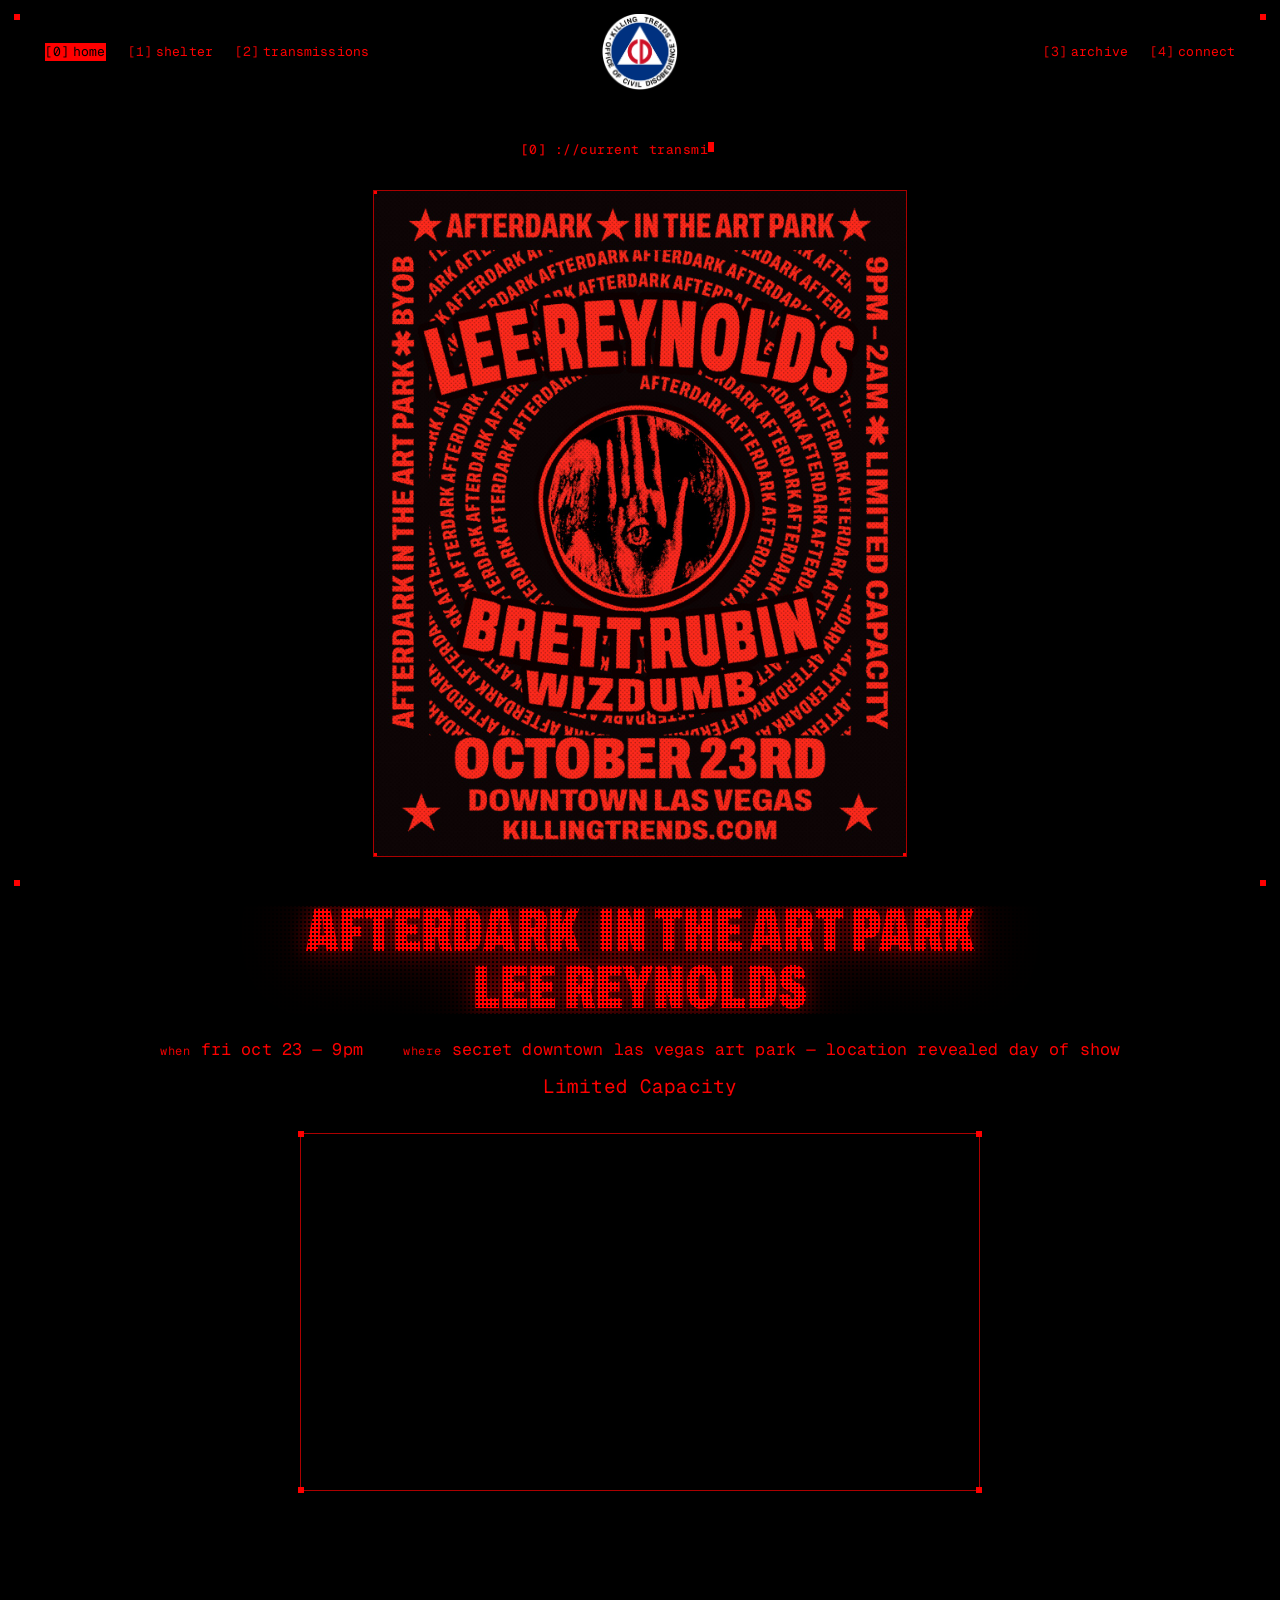
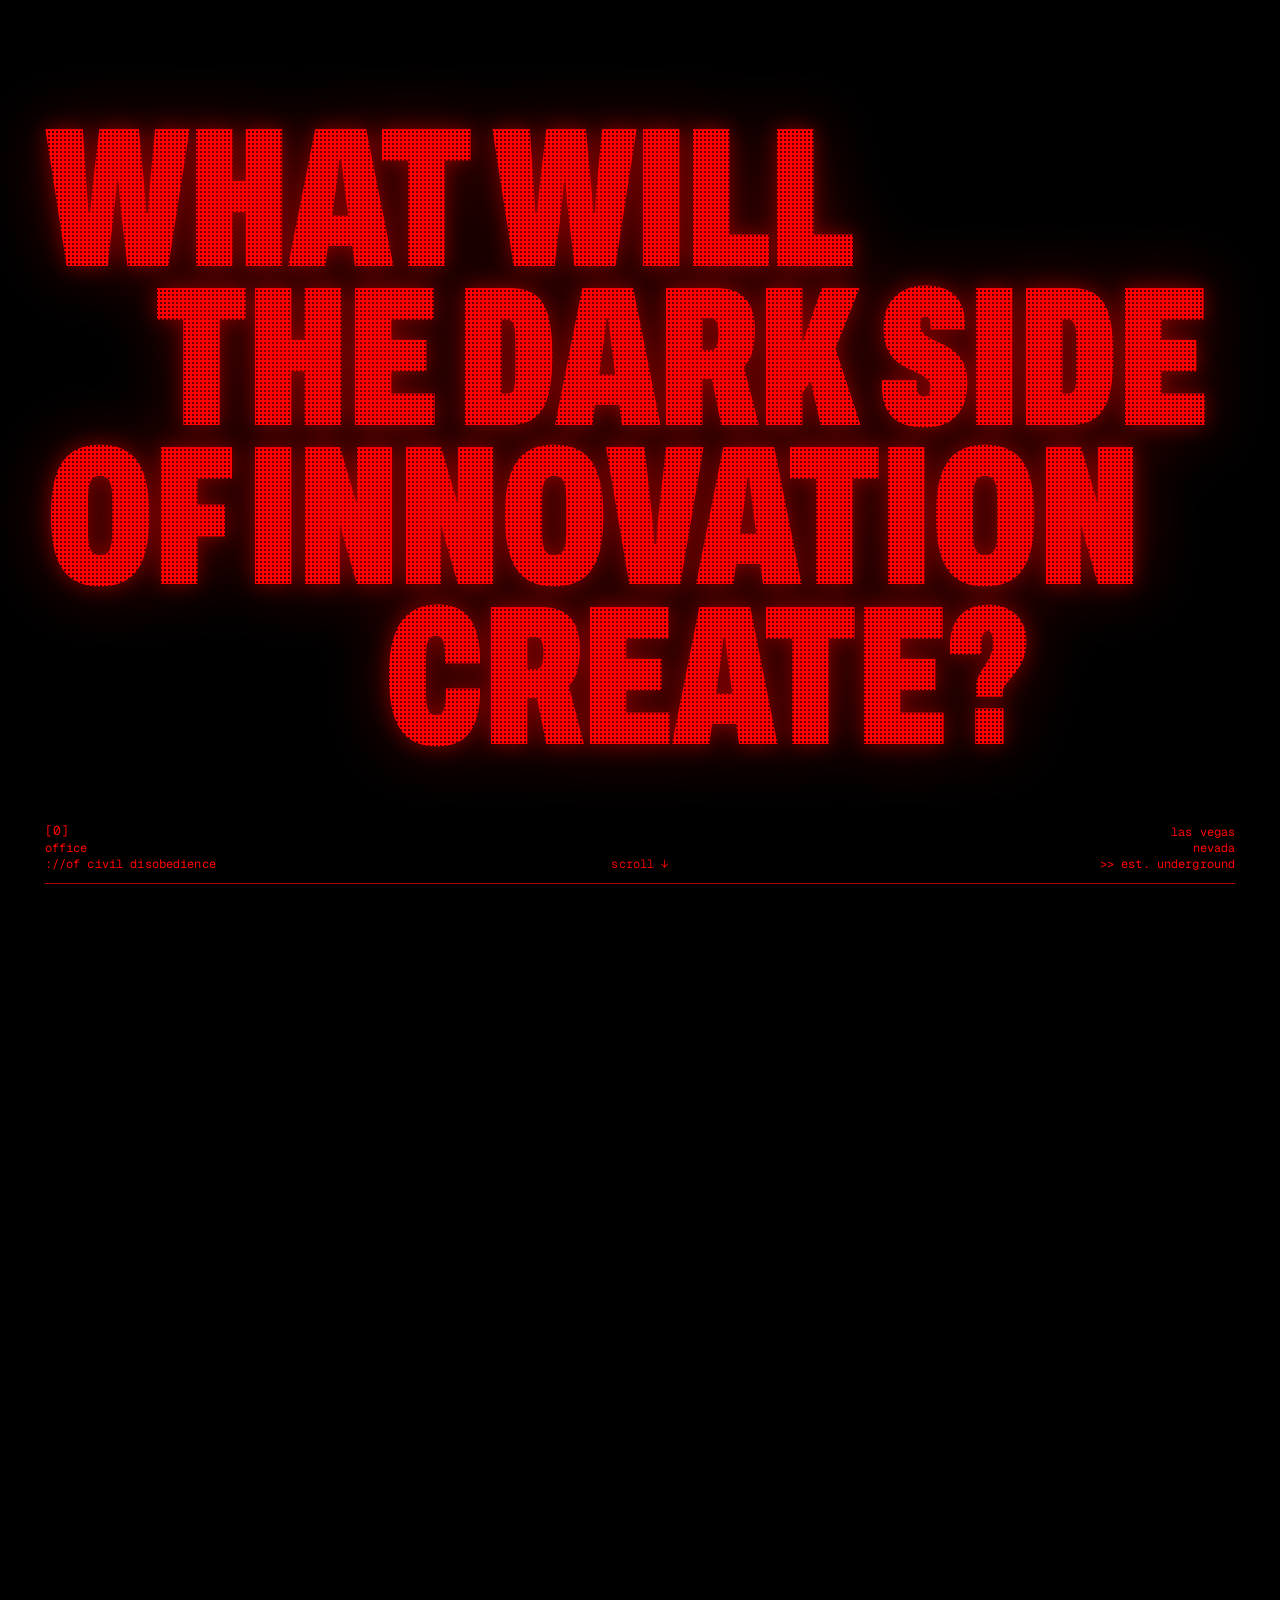
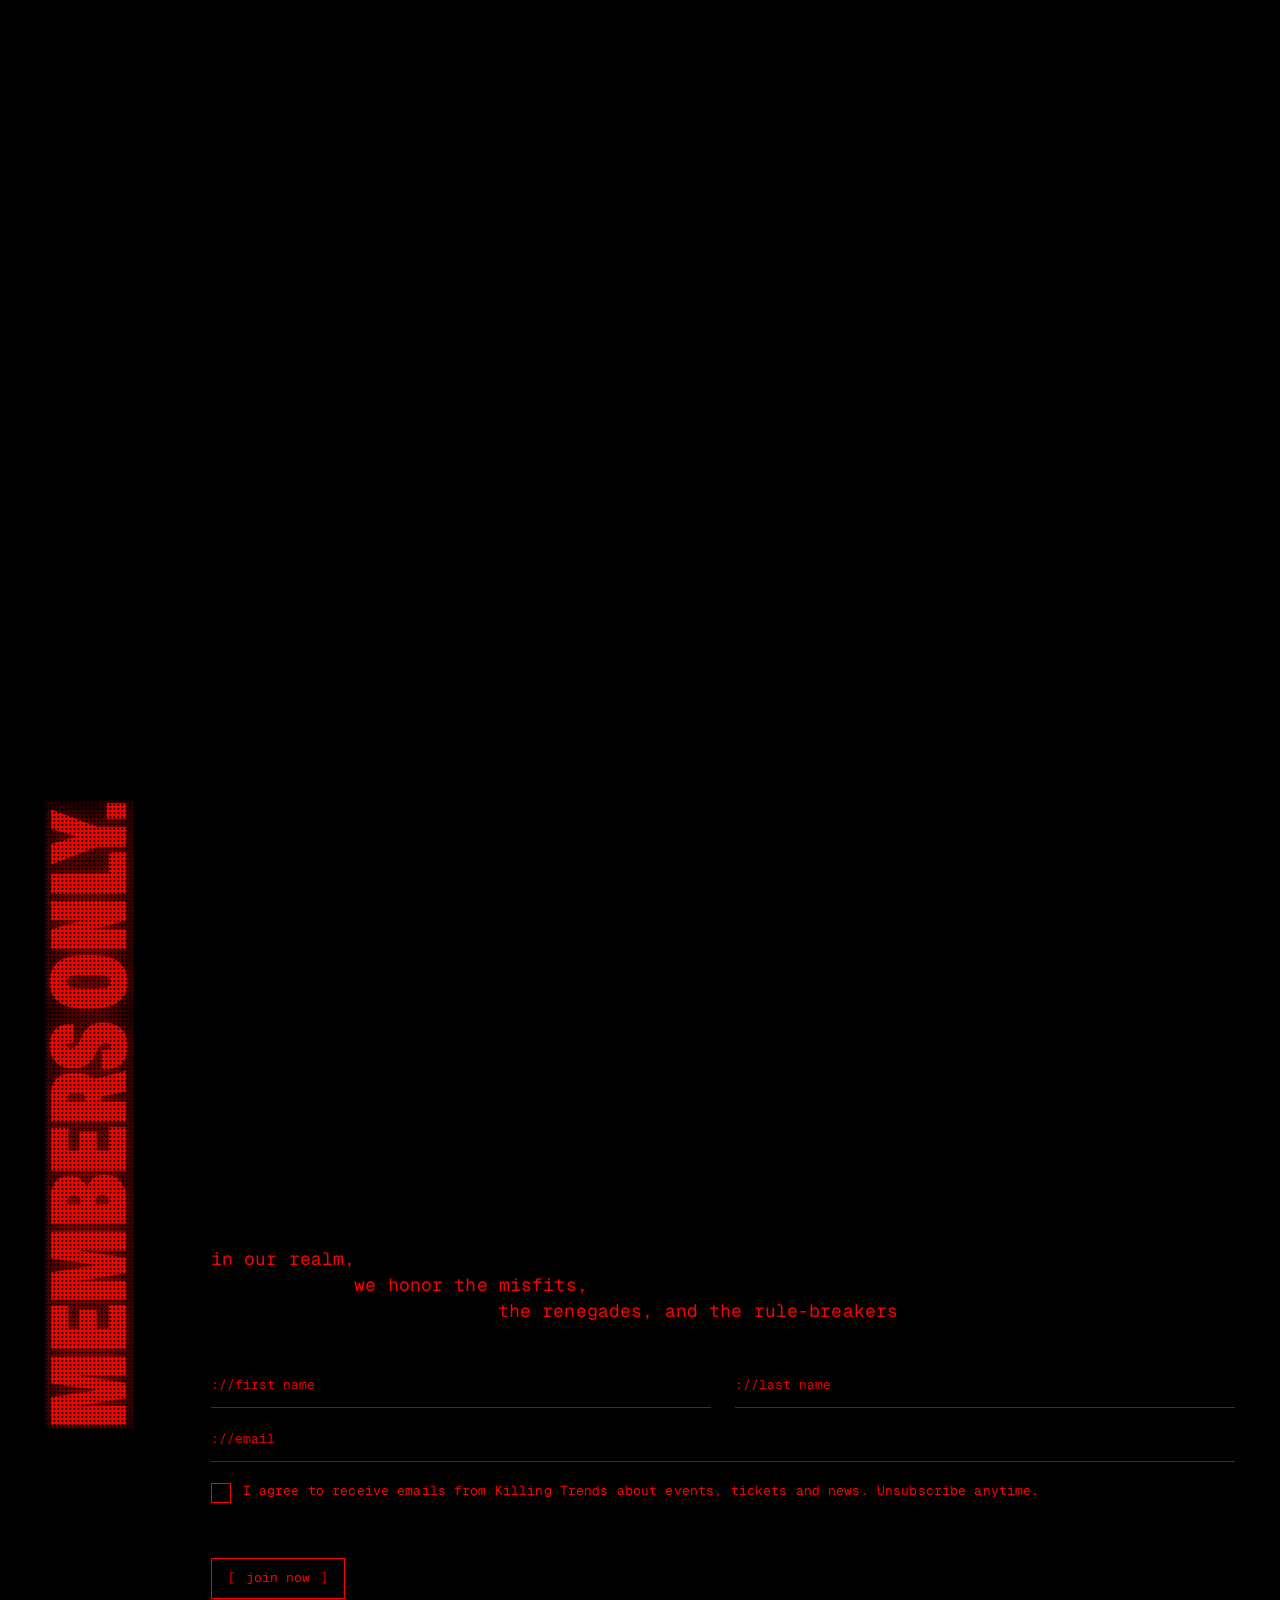
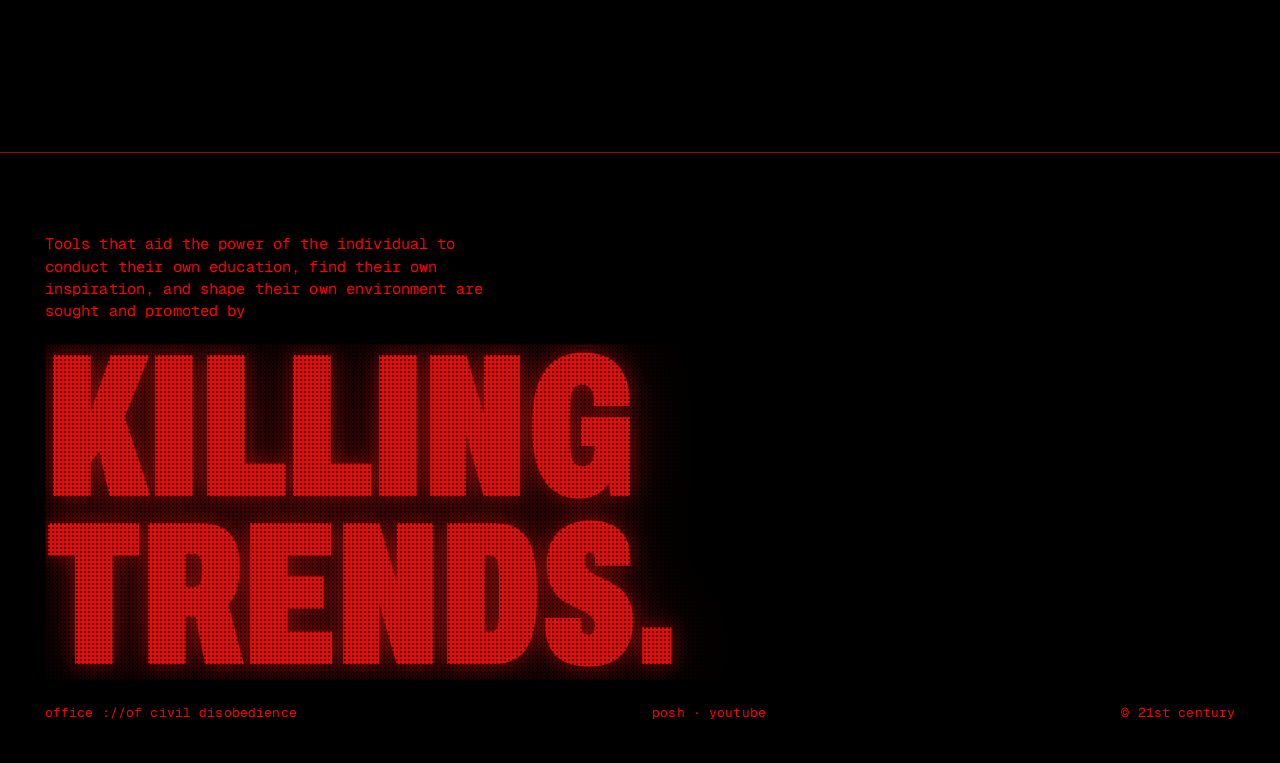
<file: index.html>
<!DOCTYPE html>
<html lang="en">
<head>
<meta charset="utf-8">
<meta name="viewport" content="width=device-width, initial-scale=1">
<title>Killing Trends</title>
<meta name="description" content="Tools that aid the power of the individual to conduct their own education, find their own inspiration, and shape their own environment are sought and promoted by KILLING TRENDS.">
<meta property="og:type" content="website">
<meta property="og:site_name" content="Killing Trends">
<meta property="og:title" content="Lee Reynolds — Afterdark in the Art Park · Fri Oct 23">
<meta property="og:description" content="Brett Rubin &amp; Wizdumb. 9PM, secret downtown Las Vegas art park. BYOB. Limited capacity.">
<meta property="og:url" content="https://killingtrends.com/">
<meta property="og:image" content="https://killingtrends.com/assets/og-flyer.jpg">
<meta property="og:image:type" content="image/jpeg">
<meta property="og:image:alt" content="Afterdark in the Art Park flyer — Lee Reynolds, Brett Rubin, Wizdumb. October 23rd, Downtown Las Vegas.">
<meta property="og:image:width" content="1080">
<meta property="og:image:height" content="1350">
<meta name="twitter:card" content="summary_large_image">
<meta name="twitter:image" content="https://killingtrends.com/assets/og-flyer.jpg">
<meta name="theme-color" content="#000000">
<link rel="icon" type="image/png" href="assets/logo.png">
<link rel="preconnect" href="https://fonts.googleapis.com">
<link rel="preconnect" href="https://fonts.gstatic.com" crossorigin>
<link href="https://fonts.googleapis.com/css2?family=Archivo:wdth,wght@62..125,400..900&family=Geist+Mono:wght@400;500;700&display=swap" rel="stylesheet">
<link rel="stylesheet" href="css/site.css">
<style>
  /* ---------- Hero: zoomed-in giant type, pinned while it zooms into the video ---------- */
  .hero { height: 230vh; padding: 0; }
  .hero .pin {
    position: sticky; top: 0; height: 100vh; overflow: hidden;
    padding: 14px calc(var(--gutter) + 14px) 70px;
  }
  .hero .stack { position: relative; z-index: 1; transform-origin: 50% 42%; will-change: transform, opacity; }
  .hero .stack { font-size: var(--hero-fs, 14vw); }
  .hero .stack .mega { display: block; font-size: 1em; line-height: .8; white-space: nowrap; width: max-content; }
  .hero .l2 { padding-left: .55em; }
  .hero .l3 { padding-left: 1.7em; }
  .hero .vid {
    position: absolute; z-index: 2; left: 50%; top: 50%;
    width: min(34vw, 560px); aspect-ratio: 16 / 10;
    transform: translate(-50%, -50%); will-change: transform;
  }
  .hero .vid .duo { width: 100%; height: 100%; }
  @media (min-width: 721px) and (prefers-reduced-motion: no-preference) { .hero .vid { opacity: 0; clip-path: inset(50% 8%); } }
  .hero .notes { position: absolute; z-index: 3; font-size: 12px; text-transform: lowercase; line-height: 1.35; will-change: opacity; }
  .hero .n1 { left: calc(var(--gutter) + 14px); bottom: 34px; }
  .hero .n2 { right: calc(var(--gutter) + 14px); bottom: 34px; text-align: right; }
  .hero .n3 { left: 50%; transform: translateX(-50%); bottom: 34px; }
  .hero .bar { position: absolute; z-index: 3; left: calc(var(--gutter) + 14px); right: calc(var(--gutter) + 14px); bottom: 22px; height: 1px; background: var(--red-dim); }
  .hero .bar i { position: absolute; left: 0; top: -1px; height: 3px; width: 0; background: var(--red); }
  @media (max-width: 720px), (prefers-reduced-motion: reduce) {
    .hero { height: auto; }
    .hero .pin { position: relative; height: auto; overflow: hidden; padding-top: 10px; padding-bottom: 40px; }
    .hero .bar { display: none; }
  }
  @media (max-width: 720px) {
    /* four tidy lines, same as desktop, sized so the longest line fits */
    .hero .pin { padding-top: 22px; padding-bottom: 28px; display: grid; grid-template-columns: 1fr 1fr; column-gap: 16px; }
    .hero .stack { grid-column: 1 / -1; font-size: 15.6vw; }
    .hero .stack .mega { white-space: nowrap; width: auto; line-height: .84; }
    .hero .l1, .hero .l2, .hero .l2b { margin-left: 0; padding-left: 0; }
    .hero .l3 { padding-left: 1.2em; }
    .hero .vid { grid-column: 1 / -1; position: relative; left: auto; top: auto; transform: none; width: 100%; margin: 26px 0 18px; aspect-ratio: 4 / 3; }
    .hero .notes { position: static; transform: none; margin: 0; text-align: left; }
    .hero .n2 { text-align: right; }
    .hero .n3 { display: none; }
    .tx { gap: 24px; }
    .tx .meta > div { grid-template-columns: 4.2em 1fr; }
    /* selling first: name + ticket button above the flyer on phones */
    .tx-top .tx .flyer { order: 2; }
    .members { gap: 22px; }
    .members .vid { margin-bottom: 26px; }
    .members .creed { margin-bottom: 26px; }
  }
  /* the reel has wide black margins baked in: crop into the action */
  .hero .vid video { transform: scale(1.45); }

  /* ---------- Glitch (.gl): brief slice + jitter bursts on one line at a time — hero lines + event headline ---------- */
  .gl { position: relative; }
  .gl::before, .gl::after {
    content: attr(data-text); position: absolute; inset: 0; padding-left: inherit;
    pointer-events: none; opacity: 0;
  }
  .gl::before { color: var(--red); background: #000; background-clip: content-box; }
  .gl::after  { color: var(--red-dim); }
  .gl.glitch { animation: g-base .5s steps(5) 1; }
  .gl.glitch::before { opacity: 1; animation: g-a .5s steps(5) 1; }
  .gl.glitch::after  { opacity: 1; animation: g-b .5s steps(5) 1; }
  @keyframes g-base {
    0%   { transform: none; }
    20%  { transform: translateX(-.04em) skewX(-4deg); }
    40%  { transform: translateX(.05em); opacity: .7; }
    60%  { transform: translateX(-.02em) skewX(3deg); }
    80%  { transform: translateX(.03em); opacity: .85; }
    100% { transform: none; opacity: 1; }
  }
  @keyframes g-a {
    0%   { clip-path: inset(6% 0 70% 0);  transform: translateX(-.14em); }
    20%  { clip-path: inset(52% 0 22% 0); transform: translateX(.12em); }
    40%  { clip-path: inset(28% 0 50% 0); transform: translateX(-.09em); }
    60%  { clip-path: inset(74% 0 6% 0);  transform: translateX(.16em); }
    80%  { clip-path: inset(14% 0 64% 0); transform: translateX(-.06em); }
    100% { clip-path: inset(40% 0 44% 0); transform: translateX(.1em); }
  }
  @keyframes g-b {
    0%   { clip-path: inset(60% 0 12% 0); transform: translateX(.13em); }
    20%  { clip-path: inset(10% 0 72% 0); transform: translateX(-.15em); }
    40%  { clip-path: inset(42% 0 36% 0); transform: translateX(.08em); }
    60%  { clip-path: inset(2% 0 84% 0);  transform: translateX(-.12em); }
    80%  { clip-path: inset(66% 0 18% 0); transform: translateX(.1em); }
    100% { clip-path: inset(30% 0 56% 0); transform: translateX(-.07em); }
  }
  @media (prefers-reduced-motion: reduce) {
    .gl.glitch, .gl.glitch::before, .gl.glitch::after { animation: none; opacity: 0; }
    .gl.glitch { opacity: 1; }
  }

  /* ---------- Transmissions (next event) ---------- */
  .tx-top { padding-top: clamp(24px, 3vw, 48px); padding-bottom: clamp(70px, 9vw, 140px); }
  .tx { display: grid; grid-template-columns: 1fr; gap: 24px; }
  .tx .flyer img { width: 100%; height: auto; }
  .tx .kicker { display: block; font-family: var(--mono); font-size: 13px; font-weight: 500; text-transform: lowercase; letter-spacing: .04em; color: var(--red-soft); text-align: center; margin: 0 0 18px; line-height: 1.3; min-height: 1.3em; }
  .tx h3 { font-family: var(--head); font-stretch: 62%; font-weight: 900; text-transform: uppercase; line-height: .82; margin: 0; font-size: clamp(54px, 7.5vw, 130px); text-align: center; }
  .tx h3 span { display: block; }
  .tx .meta { margin-top: 30px; display: grid; gap: 14px; font-size: clamp(17px, 1.55vw, 24px); line-height: 1.3; text-transform: lowercase; }
  .tx .meta > div { display: grid; grid-template-columns: 5.5em 1fr; gap: 12px; }
  .tx .meta .label { margin: 0; color: var(--red-soft); font-size: .72em; letter-spacing: .06em; padding-top: .3em; }
  .tx .desc { margin: 26px auto 0; font-size: clamp(19px, 1.9vw, 30px); line-height: 1.3; max-width: 34ch; text-align: center; }
  .tx .actions { margin-top: 26px; display: flex; gap: 12px; flex-wrap: wrap; }
  .tx .actions[hidden] { display: none; }
  .tx .btn.buy { font-size: clamp(14px, 1.15vw, 17px); padding: 15px 26px; background: var(--red); color: #000; font-weight: 700; }
  .tx .btn.buy:hover { background: #000; color: var(--red); }
  .tx .posh-embed { margin-top: 22px; padding: 8px; }
  .tx .posh-embed iframe { width: 100%; border: 0; height: 340px; display: block; }

  /* desktop + tablet: the flyer is the hero, one centred column under it
     (kicker, flyer, headline, when/where, note, checkout). Phones keep their own order below. */
  @media (min-width: 721px) {
    .tx { gap: 0; justify-items: center; }
    .tx > .info { display: contents; }
    .tx .kicker { order: 1; margin-bottom: clamp(18px, 2.4vw, 34px); }
    .tx .flyer { order: 2; width: auto; max-width: 100%; }
    .tx .flyer img { width: auto; max-width: 100%; height: auto; max-height: max(520px, calc(100vh - 235px)); }
    .tx h3 { order: 3; margin-top: clamp(30px, 3.8vw, 60px); font-size: clamp(40px, 4.8vw, 88px); display: flex; flex-wrap: wrap; justify-content: center; column-gap: .32em; row-gap: .12em; }
    .tx h3 span:nth-child(n+3) { flex-basis: 100%; }   /* event name on one row, artist on the next */
    .tx .meta { order: 4; margin-top: clamp(18px, 2vw, 30px); display: flex; flex-wrap: wrap; justify-content: center; gap: 8px 40px; font-size: clamp(16px, 1.3vw, 21px); }
    .tx .meta > div { display: flex; gap: 10px; align-items: baseline; }
    .tx .meta .label { padding-top: 0; }
    .tx .desc { order: 5; margin-top: 14px; font-size: clamp(18px, 1.5vw, 24px); }
    .tx .posh-embed { order: 6; width: min(100%, 680px); margin-top: clamp(22px, 2.6vw, 36px); }
    .tx .actions { order: 7; justify-content: center; margin-top: clamp(22px, 2.6vw, 36px); }
  }
  .type .ch { visibility: hidden; }
  .type .ch.on { visibility: visible; }
  .type .ch.cur { position: relative; }
  .type .ch.cur::after {
    content: ""; position: absolute; left: 100%; top: .06em; width: .42em; height: .74em;
    background: var(--red); animation: tcur .7s steps(1) infinite;
  }
  .type.done .ch.cur::after { animation-duration: 1s; }
  @keyframes tcur { 50% { opacity: 0; } }
  @media (prefers-reduced-motion: reduce) { .type .ch { visibility: visible; } .type .ch.cur::after { animation: none; opacity: 0; } }

  /* ---------- Members ---------- */
  .members { display: grid; grid-template-columns: auto 1fr; gap: 6vw; align-items: center; overflow: hidden; }
  .members .vert { writing-mode: vertical-rl; transform: rotate(180deg); justify-self: start; font-size: clamp(70px, 8.5vw, 150px); }
  .members .creed { font-size: clamp(15px, 1.4vw, 19px); margin: 0 0 40px; }
  .members .creed p { margin: 0; }
  .members .creed p:nth-child(2) { padding-left: 14%; }
  .members .creed p:nth-child(3) { padding-left: 28%; }
  .members form { display: grid; grid-template-columns: 1fr 1fr; gap: 10px 24px; }
  .members form .wide, .members form button { grid-column: 1 / -1; }
  .members form button { justify-self: start; margin-top: 18px; }
  .members .vid { aspect-ratio: 16 / 9; margin-bottom: 40px; }
  .members form .consent { display: flex; gap: 12px; align-items: flex-start; margin-top: 10px; cursor: pointer; font-size: 13px; line-height: 1.45; text-transform: none; }
  .members form .consent input { position: absolute; opacity: 0; width: 1px; height: 1px; }
  .members form .consent .box { flex: none; width: 20px; height: 20px; border: 1px solid var(--red); margin-top: 1px; position: relative; }
  .members form .consent input:checked + .box { background: var(--red); }
  .members form .consent input:checked + .box::after { content: ""; position: absolute; left: 6px; top: 2px; width: 5px; height: 10px; border: solid #000; border-width: 0 2px 2px 0; transform: rotate(45deg); }
  .members form .consent input:focus-visible + .box { outline: 1px dashed var(--red); outline-offset: 3px; }
  .members form .join-err { grid-column: 1 / -1; margin: 0; min-height: 1.3em; }

  @media (max-width: 860px) { .members { grid-template-columns: 1fr; } .members .vert { writing-mode: horizontal-tb; transform: none; font-size: clamp(70px, 18vw, 140px); } }
</style>
</head>
<body>

<header class="site-header">
  <nav>
    <a href="./" class="active"><span class="n">[0]</span>home</a>
    <a href="shelter/"><span class="n">[1]</span>shelter</a>
    <a href="tickets/"><span class="n">[2]</span>transmissions</a>
  </nav>
  <a class="logo" href="./"><img src="assets/logo.png" alt="Killing Trends — Office of Civil Disobedience"></a>
  <nav class="nav-right"><a href="events/"><span class="n">[3]</span>archive</a><a href="connect/"><span class="n">[4]</span>connect</a></nav>
</header>

<main>

<section class="wrap tx-top" id="transmissions" aria-labelledby="tx-title">
  <div class="tx" id="tx-next">
    <a class="flyer frame duo true-color" id="tx-flyer" href="tickets/"><img id="tx-img" src="assets/event-afterdark-red.jpg" alt="Afterdark in the Art Park flyer" loading="lazy"></a>
    <div class="info">
      <h2 id="tx-title" class="kicker type" aria-label="Current transmission" data-type="[0] ://current transmission."></h2>
      <h3 class="led glow" id="tx-name"><span class="gl" data-text="Afterdark">Afterdark</span><span class="gl" data-text="in the Art Park">in the Art Park</span><span class="gl" data-text="Lee Reynolds">Lee Reynolds</span></h3>
      <div class="posh-embed frame" id="tx-embed" hidden></div>
      <div class="actions" hidden>
        <a class="btn buy" id="tx-buy" href="https://posh.vip/e/after-dark-in-the-art-park-with-lee-reynolds" target="_blank" rel="noopener">get tickets &gt;&gt;</a>
      </div>
      <div class="meta">
        <div><span class="label">when</span><span id="tx-when">fri oct 23 &mdash; 9pm</span></div>
        <div><span class="label">where</span><span id="tx-where">secret downtown las vegas art park &mdash; location revealed day of show</span></div>
      </div>
      <p class="desc" id="tx-desc">Limited Capacity</p>
    </div>
  </div>
</section>

<section class="hero" id="hero" aria-labelledby="hero-title">
  <div class="pin">
    <h1 id="hero-title" class="stack glow">
      <span class="mega led gl l1" data-text="What will">What will</span>
      <span class="mega led gl l2" data-text="the dark side">the dark side</span>
      <span class="mega led gl l2b" data-text="of innovation">of innovation</span>
      <span class="mega led gl l3" data-text="create?">create?</span>
    </h1>
    <div class="vid frame">
      <div class="duo true-color"><video src="media/hero.mp4" poster="assets/hero-poster.jpg" autoplay muted loop playsinline webkit-playsinline preload="auto" aria-label="Killing Trends reel"></video></div>
    </div>
    <div class="notes n1"><span class="idx">0</span><br>office<br><span class="proto">of civil disobedience</span></div>
    <div class="notes n2">las vegas<br>nevada<br>&gt;&gt; est. underground</div>
    <div class="notes n3 dim">scroll &darr;</div>
    <div class="bar" aria-hidden="true"><i id="heroBar"></i></div>
  </div>
</section>

<section class="pad wrap members" id="join" aria-labelledby="join-title">
  <h2 id="join-title" class="vert led glow">Members only.</h2>
  <div>
    <div class="vid frame duo rv"><video src="media/members.mp4" poster="assets/members-poster.jpg" autoplay muted loop playsinline webkit-playsinline aria-hidden="true"></video></div>
    <div class="creed rv">
      <p>in our realm,</p>
      <p>we honor the misfits,</p>
      <p>the renegades, and the rule-breakers</p>
    </div>
    <form id="join-form" class="rv" novalidate>
      <input type="text" name="first" placeholder="://first name" autocomplete="given-name" aria-label="First name">
      <input type="text" name="last" placeholder="://last name" autocomplete="family-name" aria-label="Last name">
      <input type="email" name="email" placeholder="://email" class="wide" autocomplete="email" aria-label="Email" required>
      <label class="consent wide">
        <input type="checkbox" name="marketing" value="yes" required>
        <span class="box" aria-hidden="true"></span>
        <span class="txt">I agree to receive emails from Killing Trends about events, tickets and news. Unsubscribe anytime.</span>
      </label>
      <p class="join-err micro" id="join-err" role="status" aria-live="polite"></p>
      <button type="submit" class="btn">join now</button>
    </form>
  </div>
</section>

</main>

<footer>
  <p class="creed-line">Tools that aid the power of the individual to conduct their own education, find their own inspiration, and shape their own environment are sought and promoted by</p>
  <div class="big led glow">Killing trends.</div>
  <div class="row">
    <span>office <span class="proto">of civil disobedience</span></span>
    <span><a href="https://posh.vip/g/killingtrends" target="_blank" rel="noopener">posh</a> &middot; <a href="https://www.youtube.com/@killing-trends" target="_blank" rel="noopener">youtube</a></span>
    <span>&copy; 21st century</span>
  </div>
</footer>

<script src="js/events.js"></script>
<script>
// Current transmission: filled from js/events.js (first event)
(function () {
  var ev = (window.KT_EVENTS || [])[0];
  var sec = document.getElementById('transmissions');
  if (!ev) { sec.hidden = true; return; }
  function set(id, v) { var e = document.getElementById(id); if (e) e.textContent = v; }
  // homepage header: ev.headline if set ("line one|line two"), else the title
  var nm = document.getElementById('tx-name');
  nm.textContent = '';
  (ev.headline || ev.title).split('|').forEach(function (line) {
    var sp = document.createElement('span'); sp.className = 'gl'; sp.textContent = line; sp.setAttribute('data-text', line); nm.appendChild(sp);
  });
  set('tx-when', (ev.date || '').toLowerCase());
  set('tx-where', (ev.venue || '').toLowerCase());
  set('tx-desc', ev.desc || '');
  var img = document.getElementById('tx-img');
  img.src = 'assets/' + ev.img; img.alt = ev.title + ' flyer';
  var buy = document.getElementById('tx-buy');
  // main ticket button goes straight to the event's Posh checkout page
  if (ev.poshSlug) buy.href = 'https://posh.vip/e/' + ev.poshSlug;
  if (ev.soldOut) { buy.textContent = 'sold out'; buy.classList.add('soldout'); }
  // inline Posh checkout (same as /tickets/) when the event has embed: true
  var emb = document.getElementById('tx-embed');
  buy.parentNode.hidden = false;
  if (emb && ev.embed && !ev.soldOut && ev.poshSlug) {
    var fr = document.createElement('iframe');
    fr.src = 'https://posh.vip/embed/checkout/' + ev.poshSlug; fr.title = ev.title + ' tickets'; fr.loading = 'lazy';
    emb.appendChild(fr); emb.hidden = false;
    buy.parentNode.hidden = true; // the checkout box replaces the button
  }
})();
</script>
<script src="js/site.js"></script>
<script>
// Typewriter headings: <h2 class="type" data-type="line one|line two">
(function () {
  var reduce = matchMedia('(prefers-reduced-motion: reduce)').matches;
  document.querySelectorAll('.type[data-type]').forEach(function (el) {
    var chars = [];
    el.data = el.getAttribute('data-type').split('|');
    el.data.forEach(function (line, li) {
      var row = document.createElement('span');
      row.style.display = 'block';
      row.setAttribute('aria-hidden', 'true');
      line.split('').forEach(function (c) {
        var sp = document.createElement('span');
        sp.className = 'ch';
        sp.textContent = c === ' ' ? '\u00a0' : c;
        row.appendChild(sp); chars.push(sp);
      });
      el.appendChild(row);
    });
    if (reduce) { chars.forEach(function (c) { c.classList.add('on'); }); return; }
    var started = false;
    function run() {
      if (started) return; started = true;
      var i = 0;
      (function next() {
        if (i > 0) chars[i - 1].classList.remove('cur');
        if (i >= chars.length) { chars[chars.length - 1].classList.add('cur'); el.classList.add('done'); return; }
        chars[i].classList.add('on', 'cur');
        var c = chars[i].textContent; i++;
        setTimeout(next, c === '/' || c === ':' ? 55 : 70 + Math.random() * 70);
      })();
    }
    if ('IntersectionObserver' in window) {
      var io = new IntersectionObserver(function (en) { if (en[0].isIntersecting) { run(); io.disconnect(); } }, { threshold: .4 });
      io.observe(el);
    } else run();
  });
})();
</script>
<script>
// Glitch: every 1–3 seconds one or two lines of a group glitch hard for half a second.
// Groups run on their own clocks: the hero stack, and the event headline.
(function () {
  if (matchMedia('(prefers-reduced-motion: reduce)').matches) return;
  function run(lines) {
    if (!lines.length) return;
    function hit(l) { l.classList.remove('glitch'); void l.offsetWidth; l.classList.add('glitch'); }
    function burst() {
      if (!document.hidden) {
        var i = Math.floor(Math.random() * lines.length), l = lines[i];
        hit(l);
        // often a second line glitches with it
        if (lines.length > 1 && Math.random() < .45) { var j = (i + 1 + Math.floor(Math.random() * (lines.length - 1))) % lines.length; setTimeout(function () { hit(lines[j]); }, 90); }
        // and frequently a quick re-hit
        if (Math.random() < .55) setTimeout(function () { hit(l); }, 560);
      }
      setTimeout(burst, 1100 + Math.random() * 2000);
    }
    lines.forEach(function (l) { l.addEventListener('animationend', function (e) { if (e.animationName === 'g-base') l.classList.remove('glitch'); }); });
    setTimeout(burst, 700 + Math.random() * 600);
  }
  run(Array.prototype.slice.call(document.querySelectorAll('.hero .stack .gl')));
  run(Array.prototype.slice.call(document.querySelectorAll('#tx-name .gl')));
})();
</script>
<script>
// Hero zoom: the page opens on the type alone; scrolling opens the video frame in
// the middle of it, then grows the video until it fills the screen.
(function () {
  var hero = document.getElementById('hero');
  var stack = hero.querySelector('.stack');
  var vid = hero.querySelector('.vid');
  var notes = hero.querySelectorAll('.notes');
  var bar = document.getElementById('heroBar');
  var mq = matchMedia('(max-width: 720px), (prefers-reduced-motion: reduce)');
  var ticking = false;
  function ease(t) { return t < .5 ? 2 * t * t : 1 - Math.pow(-2 * t + 2, 2) / 2; }
  function clamp(v) { return Math.max(0, Math.min(1, v)); }
  function reset() {
    stack.style.transform = stack.style.opacity = vid.style.transform = vid.style.clipPath = vid.style.opacity = '';
    notes.forEach(function (n) { n.style.opacity = ''; });
  }
  function update() {
    ticking = false;
    if (mq.matches) { reset(); return; }
    var r = hero.getBoundingClientRect();
    var p = clamp(-r.top / (r.height - innerHeight));
    // 1) 0–45%: text holds; the video frame opens from a thin line in the centre
    var op = ease(clamp(p / .45));
    vid.style.clipPath = 'inset(calc(' + ((1 - op) * 50) + '% - 4px) calc(' + ((1 - op) * 8) + '% - 4px))';
    vid.style.opacity = String(clamp(p / .06));
    // 2) 45–100%: the video grows to cover the screen while the type falls back
    var gp = ease(clamp((p - .45) / .55));
    var w = vid.offsetWidth, h = vid.offsetHeight;
    var cover = Math.max(innerWidth / w, innerHeight / h) * 1.02;
    vid.style.transform = 'translate(-50%, -50%) scale(' + (1 + (cover - 1) * gp) + ')';
    stack.style.transform = 'scale(' + (1 + gp * .35) + ')';
    stack.style.opacity = String(1 - gp * .85);
    notes.forEach(function (n) { n.style.opacity = String(1 - clamp(p / .25)); });
    bar.style.width = (p * 100) + '%';
  }
  // Size the type so every line fits inside the pinned screen
  var pin = hero.querySelector('.pin');
  function fit() {
    if (matchMedia('(max-width: 720px)').matches) { stack.style.removeProperty('--hero-fs'); hero.style.removeProperty('--hero-fs'); pin.style.paddingTop = ''; return; }
    hero.style.setProperty('--hero-fs', '100px');
    var cs = getComputedStyle(pin);
    var availW = pin.clientWidth - parseFloat(cs.paddingLeft) - parseFloat(cs.paddingRight);
    // the pinned hero sits under the sticky header: pad it down by the header height
    var hdr = document.querySelector('.site-header');
    pin.style.paddingTop = ((hdr ? hdr.offsetHeight : 0) + 10) + 'px';
    cs = getComputedStyle(pin);
    var availH = innerHeight - parseFloat(cs.paddingTop) - parseFloat(cs.paddingBottom);
    var lines = stack.querySelectorAll('.mega'), w = 0;
    lines.forEach(function (l) { w = Math.max(w, l.getBoundingClientRect().width); });
    var hgt = stack.scrollHeight;
    var fs = Math.floor(100 * Math.min(availW / w, availH / hgt) * 0.98);
    hero.style.setProperty('--hero-fs', fs + 'px');
  }
  fit();
  document.fonts && document.fonts.ready.then(function () { fit(); update(); });
  addEventListener('resize', function () { fit(); onScroll(); });
  function onScroll() { if (!ticking) { ticking = true; requestAnimationFrame(update); } }
  addEventListener('scroll', onScroll, { passive: true });
  addEventListener('resize', onScroll);
  mq.addEventListener ? mq.addEventListener('change', update) : mq.addListener(update);
  update();
})();
</script>
<script>
document.getElementById('join-form').marketing.addEventListener('change', function () { if (this.checked) document.getElementById('join-err').textContent = ''; });
document.getElementById('join-form').addEventListener('submit', function (e) {
  e.preventDefault();
  var f = new FormData(this), err = document.getElementById('join-err');
  if (!this.email.value.trim() || !this.email.checkValidity()) { err.textContent = '// a real email is needed'; this.email.focus(); return; }
  if (!this.marketing.checked) { err.textContent = '// tick the box to agree to emails, then join'; this.marketing.focus(); return; }
  err.textContent = '';
  var body = encodeURIComponent('Name: ' + f.get('first') + ' ' + f.get('last') + '\nEmail: ' + f.get('email') +
    '\nMarketing consent: YES — agreed to receive emails about events, tickets and news (' + new Date().toISOString().slice(0, 10) + ')');
  location.href = 'mailto:killtrends@gmail.com?subject=' + encodeURIComponent('KILLING TRENDS — JOIN') + '&body=' + body;
});
</script>
</body>
</html>
</file>
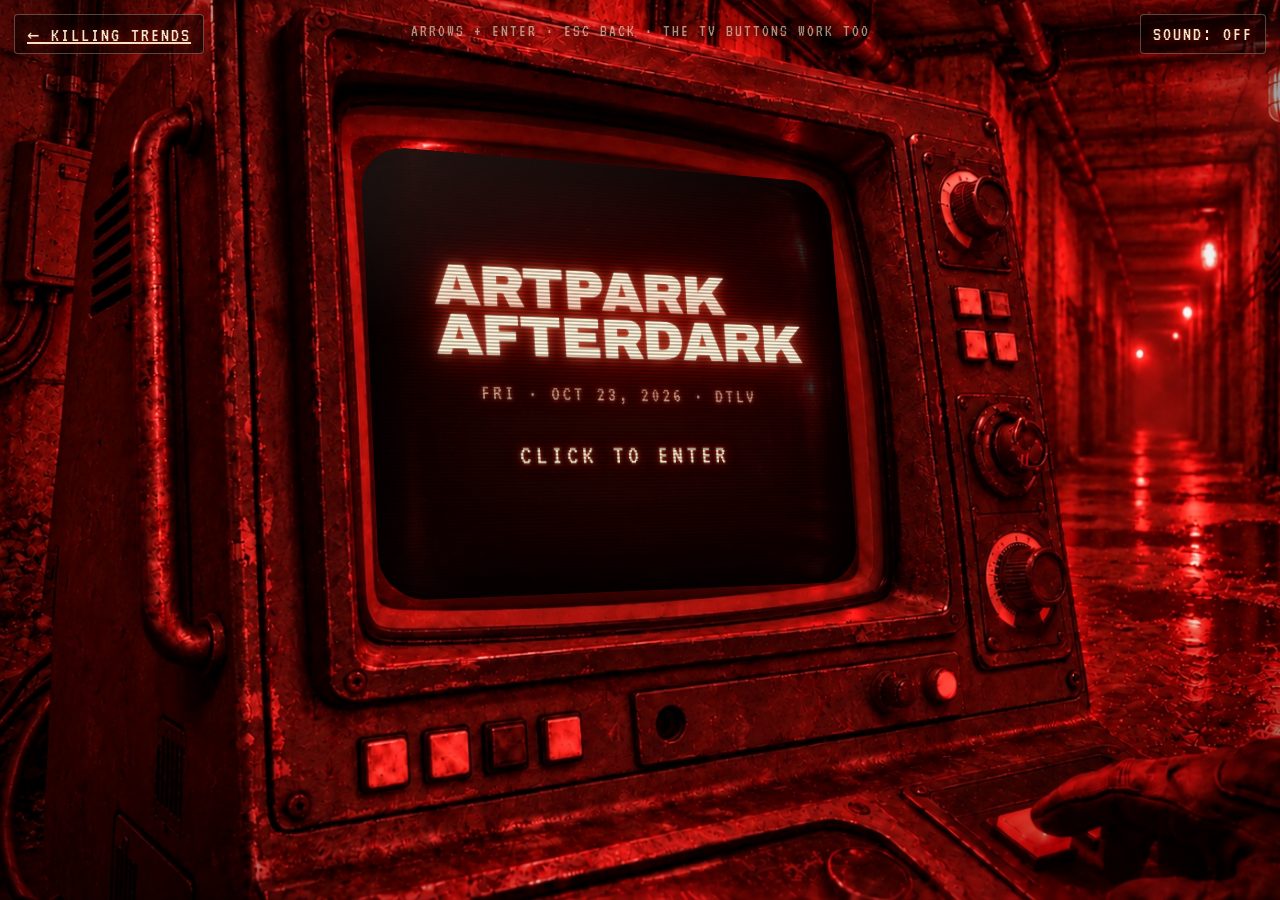
<file: afterdark/index.html>
<!doctype html>
<html lang="en">
<head>
<meta charset="utf-8">
<meta name="viewport" content="width=device-width, initial-scale=1, viewport-fit=cover">
<title>Artpark Afterdark &mdash; Killing Trends</title>
<meta name="description" content="Artpark Afterdark with Lee Reynolds, Brett Rubin and Wizdumb. Downtown Las Vegas. Tune in.">
<meta name="theme-color" content="#140000">
<meta property="og:title" content="Artpark Afterdark">
<meta property="og:description" content="Lee Reynolds · Brett Rubin · Wizdumb. Downtown Las Vegas.">
<meta property="og:image" content="https://killingtrends.com/assets/og-logo.jpg">
<meta property="og:image:width" content="1200">
<meta property="og:image:height" content="630">
<meta name="twitter:card" content="summary_large_image">
<link rel="preload" as="image" href="bunker.jpg">
<link rel="preconnect" href="https://fonts.googleapis.com">
<link rel="preconnect" href="https://fonts.gstatic.com" crossorigin>
<link href="https://fonts.googleapis.com/css2?family=VT323&family=Archivo:wdth,wght@100..125,700..900&display=swap" rel="stylesheet">
<style>
  :root {
    --cream: #f4e7c9;
    --cream-dim: rgba(244, 231, 201, .62);
    --glow: rgba(255, 40, 20, .55);
    --bg: #0b0000;
  }
  * { box-sizing: border-box; }
  html, body { margin: 0; height: 100%; background: var(--bg); overflow: hidden; }
  body {
    font-family: 'VT323', ui-monospace, Menlo, monospace;
    color: var(--cream);
    -webkit-tap-highlight-color: transparent;
    touch-action: manipulation;
  }

  /* Blurred fill so portrait screens never show bare edges */
  .backdrop {
    position: fixed; inset: -40px;
    background: url(bunker.jpg) center / cover no-repeat;
    filter: blur(28px) brightness(.45) saturate(1.2);
  }

  .viewport { position: fixed; inset: 0; overflow: hidden; }
  /* Cinematic vignette over everything except the UI chrome */
  .vignette {
    position: fixed; inset: 0; pointer-events: none; z-index: 5;
    background: radial-gradient(ellipse 85% 80% at 50% 48%, rgba(0,0,0,0) 55%, rgba(0,0,0,.55) 85%, rgba(0,0,0,.85) 100%);
  }

  /* The scene is the image at its true aspect ratio. JS sizes and places it. */
  .scene {
    position: absolute; left: 0; top: 0;
    transform-origin: 0 0;
    will-change: transform;
  }
  .scene > img.bg {
    position: absolute; inset: 0; width: 100%; height: 100%;
    display: block; user-select: none; -webkit-user-drag: none;
  }
  /* Feathered edges so the image melts into the blurred fill */
  .scene .feather {
    position: absolute; inset: 0; pointer-events: none;
    box-shadow: inset 0 0 60px 30px var(--bg);
    opacity: 0; transition: opacity .3s;
  }
  .scene.letterboxed .feather { opacity: 1; }

  /* Red light flicker: a lamp halo plus a whole-scene dip */
  .lamp {
    position: absolute; pointer-events: none; border-radius: 50%;
    left: 96.4%; top: 18.9%; width: 18%; aspect-ratio: 1;
    transform: translate(-50%, -50%);
    background: radial-gradient(circle, rgba(255,60,40,.55), rgba(255,0,0,0) 65%);
    mix-blend-mode: screen; opacity: .5;
  }
  .dim {
    position: absolute; inset: 0; pointer-events: none;
    background: #000; opacity: 0;
  }
  .scene.flick .lamp { animation: lampflick .9s steps(1) 1; }
  .scene.flick .dim  { animation: dimflick .9s steps(1) 1; }
  @keyframes lampflick { 0%{opacity:.5} 10%{opacity:.05} 20%{opacity:.6} 32%{opacity:.1} 44%{opacity:.55} 70%{opacity:.25} 80%{opacity:.5} }
  @keyframes dimflick  { 0%{opacity:0} 10%{opacity:.28} 20%{opacity:0} 32%{opacity:.18} 44%{opacity:0} 70%{opacity:.1} 80%{opacity:0} }

  /* ---------- The TV glass ---------- */
  .screen {
    position: absolute; left: 0; top: 0;
    width: 560px; height: 500px;           /* base size, mapped onto the glass by matrix3d */
    transform-origin: 0 0;
    border-radius: 9% / 10%;
    overflow: hidden;
    background:
      radial-gradient(ellipse at 50% 45%, rgba(70, 6, 4, .55), rgba(10, 0, 0, .82) 75%);
    box-shadow: inset 0 0 70px 18px rgba(0,0,0,.85), 0 0 40px 6px rgba(255, 30, 10, .18);
  }
  .screen::before { /* scanlines */
    content: ""; position: absolute; inset: 0; pointer-events: none; z-index: 3;
    background: repeating-linear-gradient(to bottom, rgba(0,0,0,.28) 0 2px, rgba(0,0,0,0) 2px 4px);
    mix-blend-mode: multiply;
  }
  .screen::after { /* curved-glass vignette + reflection */
    content: ""; position: absolute; inset: 0; pointer-events: none; z-index: 4;
    background:
      radial-gradient(ellipse 120% 95% at 50% 50%, rgba(0,0,0,0) 55%, rgba(0,0,0,.65) 100%),
      linear-gradient(160deg, rgba(255,200,180,.10) 0%, rgba(255,200,180,0) 30%);
  }
  .crt {
    position: absolute; inset: 0; z-index: 2;
    display: flex; align-items: center; justify-content: center;
    padding: 48px 56px;
    text-shadow: 0 0 6px rgba(255, 90, 60, .7), 0 0 18px var(--glow);
    animation: roll 9s linear infinite;
  }
  @keyframes roll { 0%,96%,100% { transform: translateY(0) } 97% { transform: translateY(-1.5px) } 98% { transform: translateY(1px) } }

  .panel { width: 100%; text-align: center; display: none; transform-origin: 50% 50%; }
  .panel.on { display: block; }

  .title {
    font-family: 'Archivo', 'Helvetica Neue', sans-serif; font-weight: 900; font-stretch: 100%;
    font-size: 70px;   /* sized to the glass; the matrix already scales it */ line-height: .86; letter-spacing: -1px; margin: 0 0 26px;
    text-align: left; display: inline-block; text-transform: uppercase;
    color: #fff1d8;
    text-shadow: 0 0 2px rgba(255,240,215,.9), 0 0 14px rgba(255,120,80,.75), 0 0 38px rgba(255,40,20,.6), 0 0 80px rgba(255,20,0,.35);
  }
  
  .kicker { font-size: calc(26px * var(--fs)); color: var(--cream-dim); letter-spacing: 4px; margin: 0 0 30px; }
  .blink { animation: blink 1.1s steps(1) infinite; }
  @keyframes blink { 50% { opacity: 0 } }

  a { color: inherit; }
  button, a.btn {
    font: inherit; color: inherit; background: none; border: 0; cursor: pointer;
    text-shadow: inherit; text-decoration: none;
  }
  .enter {
    font-size: calc(34px * var(--fs)); letter-spacing: 5px; padding: 14px 22px;
    border: 2px solid transparent; border-radius: 4px;
  }

  .menu { list-style: none; margin: 0; padding: 0; display: inline-block; text-align: left; }
  .menu li { margin: 10px 0; }
  .menu button {
    font-size: calc(48px * var(--fs)); letter-spacing: 4px; padding: 6px 18px 6px 52px;
    position: relative; width: 100%; text-align: left; border-radius: 4px;
    min-height: 64px;
  }
  .menu button::before {
    content: "▶"; position: absolute; left: 14px; top: 50%; transform: translateY(-50%);
    font-size: .6em; opacity: 0;
  }
  .menu button.sel { background: rgba(244, 231, 201, .12); }
  .menu button.sel::before { opacity: 1; }

  .head { font-size: calc(42px * var(--fs)); letter-spacing: 4px; margin: 0 0 10px; font-weight: 400; }
  .rule { border: 0; border-top: 2px dashed rgba(244,231,201,.35); margin: 0 auto 14px; width: 70%; }
  .lineup { list-style: none; padding: 0; margin: 0 0 24px; }
  .lineup li { font-family: 'Archivo', sans-serif; font-weight: 900; font-stretch: 112%; font-size: calc(46px * min(var(--fs), 1.1)); white-space: nowrap; letter-spacing: 0; line-height: 1.05; margin-bottom: 6px; text-shadow: 0 0 12px rgba(255,120,80,.7), 0 0 34px rgba(255,40,20,.5); }
  .lineup li small { display: block; font-size: .42em; color: var(--cream-dim); letter-spacing: 3px; margin-bottom: 8px; }
  .info { margin: 0 auto 16px; font-size: calc(27px * var(--fs)); line-height: 1.15; text-align: left; display: inline-block; }
  .info dt { color: var(--cream-dim); font-size: .8em; letter-spacing: 3px; }
  .info dd { margin: 0 0 7px; }
  .actions { display: flex; gap: 14px; justify-content: center; flex-wrap: wrap; }
  .chip {
    font-size: calc(32px * var(--fs)); letter-spacing: 3px; padding: 8px 18px; min-height: 56px;
    border: 2px solid rgba(244,231,201,.7); border-radius: 4px; display: inline-flex; align-items: center;
  }
  .chip:hover, .chip.sel { background: rgba(244,231,201,.14); }

  .screen :focus-visible { outline: 2px dashed var(--cream); outline-offset: 3px; }
  .menu button:focus-visible { outline-offset: 0; }

  /* Power-on / channel-change flicker */
  .screen.zap .crt { animation: zap .55s steps(6) 1; }
  @keyframes zap {
    0%   { opacity: 1; filter: brightness(3) blur(1px); transform: scaleY(.02); }
    20%  { opacity: .3; transform: scaleY(1.05) translateX(-6px); }
    40%  { opacity: 1; filter: brightness(1.6); transform: translateX(4px); }
    60%  { opacity: .5; transform: none; }
    100% { opacity: 1; filter: none; transform: none; }
  }
  .screen .static {
    position: absolute; inset: -20%; z-index: 1; pointer-events: none; opacity: 0;
    background-image: url("data:image/svg+xml;utf8,<svg xmlns='http://www.w3.org/2000/svg' width='160' height='160'><filter id='n'><feTurbulence type='fractalNoise' baseFrequency='.9' numOctaves='2' stitchTiles='stitch'/><feColorMatrix values='0 0 0 0 1  0 0 0 0 .7  0 0 0 0 .6  0 0 0 .9 0'/></filter><rect width='100%' height='100%' filter='url(%23n)'/></svg>");
  }
  .screen.zap .static { animation: staticfade .55s steps(4) 1; }
  @keyframes staticfade { 0% { opacity: .55; transform: translate(0,0) } 50% { opacity: .35; transform: translate(-8%, 6%) } 100% { opacity: 0; transform: translate(4%, -3%) } }

  /* ---------- Physical TV controls ---------- */
  .hw {
    position: absolute; transform: translate(-50%, -50%);
    border-radius: 6px; padding: 0; cursor: pointer;
  }
  .hw.round { border-radius: 50%; }
  .hw::after {
    content: ""; position: absolute; inset: -18%; border-radius: inherit; pointer-events: none;
    background: radial-gradient(circle, rgba(255,190,150,.95), rgba(255,70,30,.55) 40%, rgba(255,0,0,0) 72%);
    mix-blend-mode: screen; opacity: 0; transition: opacity .35s ease-out;
  }
  .hw:hover::after { opacity: .28; }
  .hw.lit::after { opacity: 1; transition: opacity .05s; }
  .hw:focus-visible { outline: 2px dashed var(--cream); outline-offset: 4px; }

  /* ---------- Chrome outside the scene ---------- */
  .corner {
    position: fixed; z-index: 10; top: max(14px, env(safe-area-inset-top));
    font-size: 20px; letter-spacing: 2px; color: var(--cream);
    background: rgba(10,0,0,.55); border: 1px solid rgba(244,231,201,.3); border-radius: 4px;
    padding: 6px 12px; text-shadow: 0 0 8px var(--glow); min-height: 40px;
    display: inline-flex; align-items: center; gap: 8px;
  }
  .corner.left { left: max(14px, env(safe-area-inset-left)); }
  .corner.right { right: max(14px, env(safe-area-inset-right)); }
  .corner:focus-visible { outline: 2px dashed var(--cream); outline-offset: 3px; }
  .hint {
    position: fixed; z-index: 10; left: 50%; top: max(22px, calc(env(safe-area-inset-top) + 8px));
    transform: translateX(-50%); font-size: 17px; letter-spacing: 2px; color: var(--cream-dim);
    text-shadow: 0 0 8px #000; white-space: nowrap; pointer-events: none;
  }
  .sr { position: absolute; width: 1px; height: 1px; overflow: hidden; clip: rect(0 0 0 0); white-space: nowrap; }

  @media (prefers-reduced-motion: reduce) {
    .crt, .blink, .scene.flick .lamp, .scene.flick .dim { animation: none !important; }
    .screen.zap .crt { animation: fadein .25s ease-out 1 !important; }
    .screen.zap .static { animation: none !important; }
    @keyframes fadein { from { opacity: 0 } to { opacity: 1 } }
  }
  @media (hover: none) { .hint .kbd { display: none; } }
  @media (max-width: 1000px), (max-height: 560px) { .hint { display: none; } }
</style>
</head>
<body>
<div class="backdrop" aria-hidden="true"></div>

<a class="corner left" href="../">&larr; KILLING TRENDS</a>
<button class="corner right" id="soundBtn" aria-pressed="false">SOUND: OFF</button>

<main class="viewport" id="viewport">
  <div class="scene" id="scene">
    <img class="bg" src="bunker.jpg" alt="" width="1450" height="1085" draggable="false">
    <div class="lamp" aria-hidden="true"></div>
    <div class="dim" aria-hidden="true"></div>
    <div class="feather" aria-hidden="true"></div>

    <section class="screen" id="screen" aria-label="TV screen">
      <div class="static" aria-hidden="true"></div>
      <div class="crt">

        <div class="panel on" id="p-boot">
          <h1 class="title">ARTPARK<br>AFTERDARK</h1>
          <p class="kicker" id="bootKicker"></p>
          <button class="enter" id="enterBtn"><span class="blink">CLICK TO ENTER</span></button>
        </div>

        <nav class="panel" id="p-menu" aria-label="Afterdark menu">
          <h2 class="head">&#9673; CHANNEL SELECT</h2>
          <ul class="menu" id="menu">
            <li><button data-go="lineup">LINEUP</button></li>
            <li><button data-go="info">EVENT INFO</button></li>
            <li><button data-go="tickets">GET TICKETS</button></li>
          </ul>
        </nav>

        <div class="panel" id="p-lineup">
          <h2 class="head">LINEUP</h2>
          <hr class="rule">
          <ul class="lineup" id="lineupList"></ul>
          <div class="actions"><button class="chip back">&larr; BACK</button></div>
        </div>

        <div class="panel" id="p-info">
          <h2 class="head">EVENT INFO</h2>
          <hr class="rule">
          <dl class="info" id="infoList"></dl>
          <div class="actions"><button class="chip back">&larr; BACK</button></div>
        </div>

        <div class="panel" id="p-tickets">
          <h2 class="head">GET TICKETS</h2>
          <hr class="rule">
          <dl class="info" id="ticketInfo"></dl>
          <div class="actions">
            <a class="chip" id="ticketLink" target="_blank" rel="noopener">BUY TICKETS &#8599;</a>
            <button class="chip back">&larr; BACK</button>
          </div>
        </div>

      </div>
    </section>

    <!-- Physical controls (positions are in image coordinates, see HW below) -->
    <div id="hwLayer"></div>
  </div>
</main>

<div class="vignette" aria-hidden="true"></div>
<div class="hint" aria-hidden="true"><span class="kbd">ARROWS + ENTER &middot; ESC BACK &middot; </span>THE TV BUTTONS WORK TOO</div>
<div class="sr" aria-live="polite" id="live"></div>

<script>
/* ============================================================
   EDIT EVENT DETAILS HERE
   ============================================================ */
const EVENT = {
  name:     'ARTPARK AFTERDARK',
  date:     'FRI · OCT 23, 2026',
  time:     '9PM – 2AM',
  venue:    'SECRET DOWNTOWN LAS VEGAS ART PARK',
  venueNote:'LOCATION REVEALED DAY OF SHOW',
  extras:   'BYOB · LIMITED CAPACITY',
  ticketUrl:'https://posh.vip/e/after-dark-in-the-art-park-with-lee-reynolds',
  lineup: [
    { name: 'LEE REYNOLDS', tag: 'HEADLINER' },
    { name: 'BRETT RUBIN',  tag: '' },
    { name: 'WIZDUMB',      tag: '' }
  ]
};

/* ============================================================
   Image geometry (pixels in bunker.jpg, 1450 x 1085)
   ============================================================ */
const IMG = { w: 1450, h: 1085 };
// Corners of the TV glass, slightly inset from the rim: TL, TR, BR, BL
const GLASS = [[392, 262], [902, 304], [936, 738], [414, 760]];
// Clickable hardware on the TV
const HW = [
  { x: 421, y: 935, w: 54, h: 56, act: 'lineup',  label: 'Lineup button' },
  { x: 488, y: 925, w: 52, h: 54, act: 'info',    label: 'Event info button' },
  { x: 552, y: 915, w: 50, h: 52, act: 'tickets', label: 'Get tickets button' },
  { x: 613, y: 907, w: 48, h: 50, act: 'back',    label: 'Back button' },
  { x: 1054, y: 433, w: 30, h: 30, act: 'up',     label: 'Channel up' },
  { x: 1086, y: 436, w: 30, h: 30, act: 'down',   label: 'Channel down' },
  { x: 1060, y: 480, w: 30, h: 30, act: 'select', label: 'Select' },
  { x: 1095, y: 482, w: 30, h: 30, act: 'back',   label: 'Back' },
  { x: 1066, y: 326, w: 78, h: 78, act: 'down',   label: 'Channel dial', round: true },
  { x: 1101, y: 586, w: 78, h: 78, act: 'up',     label: 'Tuning dial', round: true },
  { x: 1119, y: 735, w: 84, h: 84, act: 'sound',  label: 'Volume dial, toggles sound', round: true },
  { x: 1028, y: 850, w: 34, h: 34, act: 'power',  label: 'Power button', round: true },
  { x: 1128, y: 1010, w: 90, h: 50, act: 'select', label: 'Enter button' }
];

const $ = (s, r = document) => r.querySelector(s);
const scene = $('#scene'), screen = $('#screen'), viewport = $('#viewport');
const reduceMQ = matchMedia('(prefers-reduced-motion: reduce)');
let reduced = reduceMQ.matches;
reduceMQ.addEventListener?.('change', e => { reduced = e.matches; applyTransform(); });

/* ---------- Fill content from EVENT ---------- */
$('#bootKicker').textContent = EVENT.date + '  ·  DTLV';
$('#lineupList').innerHTML = EVENT.lineup.map(a =>
  `<li>${a.tag ? `<small>${a.tag}</small>` : ''}${a.name}</li>`).join('');
const dl = rows => rows.map(([k, v]) => `<dt>${k}</dt><dd>${v}</dd>`).join('');
$('#infoList').innerHTML = dl([
  ['WHEN', EVENT.date + ' · ' + EVENT.time],
  ['WHERE', EVENT.venue + (EVENT.venueNote ? `<br><span style="color:var(--cream-dim)">${EVENT.venueNote}</span>` : '')],
  ['DOOR', EVENT.extras]
]);
$('#ticketInfo').innerHTML = dl([['EVENT', EVENT.name], ['WHEN', EVENT.date + ' · ' + EVENT.time], ['DOOR', EVENT.extras]]);
$('#ticketLink').href = EVENT.ticketUrl;

/* ---------- Hardware hotspots ---------- */
const hwLayer = $('#hwLayer');
HW.forEach(h => {
  const b = document.createElement('button');
  b.className = 'hw' + (h.round ? ' round' : '');
  b.style.left = (h.x / IMG.w * 100) + '%';
  b.style.top = (h.y / IMG.h * 100) + '%';
  b.style.width = (h.w / IMG.w * 100) + '%';
  b.style.height = (h.h / IMG.h * 100) + '%';
  b.setAttribute('aria-label', h.label);
  b.dataset.act = h.act;
  b.addEventListener('click', () => { light(b); press(h.act); });
  hwLayer.appendChild(b);
});
function light(el) {
  el.classList.add('lit');
  clearTimeout(el._t); el._t = setTimeout(() => el.classList.remove('lit'), 260);
}

/* ---------- Homography: map the base screen rect onto the 4 glass corners ---------- */
function solve(A, b) { // gaussian elimination, 8x8
  const n = b.length;
  for (let i = 0; i < n; i++) {
    let m = i; for (let r = i + 1; r < n; r++) if (Math.abs(A[r][i]) > Math.abs(A[m][i])) m = r;
    [A[i], A[m]] = [A[m], A[i]]; [b[i], b[m]] = [b[m], b[i]];
    for (let r = i + 1; r < n; r++) {
      const f = A[r][i] / A[i][i];
      for (let c = i; c < n; c++) A[r][c] -= f * A[i][c];
      b[r] -= f * b[i];
    }
  }
  const x = new Array(n);
  for (let i = n - 1; i >= 0; i--) {
    let s = b[i]; for (let c = i + 1; c < n; c++) s -= A[i][c] * x[c];
    x[i] = s / A[i][i];
  }
  return x;
}
function matrix3d(w, h, dst) {
  const src = [[0, 0], [w, 0], [w, h], [0, h]], A = [], b = [];
  for (let i = 0; i < 4; i++) {
    const [x, y] = src[i], [u, v] = dst[i];
    A.push([x, y, 1, 0, 0, 0, -u * x, -u * y]); b.push(u);
    A.push([0, 0, 0, x, y, 1, -v * x, -v * y]); b.push(v);
  }
  const [a, bb, c, d, e, f, g, hh] = solve(A, b);
  return `matrix3d(${a},${d},0,${g},${bb},${e},0,${hh},0,0,1,0,${c},${f},0,1)`;
}

/* ---------- Responsive framing ---------- */
const GLASS_BOX = (() => {
  const xs = GLASS.map(p => p[0]), ys = GLASS.map(p => p[1]);
  return { x0: Math.min(...xs), x1: Math.max(...xs), y0: Math.min(...ys), y1: Math.max(...ys) };
})();
const TV_DECK = { y0: 236, y1: 985 };   // glass top to bottom button row
let frame = { s: 1, ox: 0, oy: 0 };
let par = { x: 0, y: 0, tx: 0, ty: 0 };

function layout() {
  const vw = innerWidth, vh = innerHeight;
  const gw = GLASS_BOX.x1 - GLASS_BOX.x0, gh = GLASS_BOX.y1 - GLASS_BOX.y0;
  const cover = Math.max(vw / IMG.w, vh / IMG.h);
  // Never let the glass overflow: it must fit with breathing room
  const fit = Math.min(vw * 0.94 / gw, vh * 0.78 / gh);
  // Prefer showing the whole control deck (glass top to button row), but only shrink
  // as far as still filling the width, so wide screens never letterbox for it.
  const deck = vh * 0.97 / (TV_DECK.y1 - TV_DECK.y0);
  const s = Math.min(cover * 1.04, fit, Math.max(deck, vw / IMG.w * 1.02));
  const W = IMG.w * s, H = IMG.h * s;
  const gcx = (GLASS_BOX.x0 + GLASS_BOX.x1) / 2 * s;
  const gcy = (H > vh && deck >= s) ? (TV_DECK.y0 + TV_DECK.y1) / 2 * s : (GLASS_BOX.y0 + GLASS_BOX.y1) / 2 * s;
  const clampAxis = (want, size, view) =>
    size >= view ? Math.min(0, Math.max(view - size, want)) : Math.max(0, Math.min(view - size, want));
  const ox = clampAxis(vw / 2 - gcx, W, vw);
  const oy = clampAxis((H > vh && deck >= s ? vh * 0.5 : vh * 0.46) - gcy, H, vh);
  frame = { s, ox, oy };
  scene.style.width = W + 'px';
  scene.style.height = H + 'px';
  scene.classList.toggle('letterboxed', W < vw - 1 || H < vh - 1);

  const BW = 560, BH = 500;
  screen.style.transform = matrix3d(BW, BH, GLASS.map(([x, y]) => [x * s, y * s]));
  // On-screen glass width drives text scale so small phones stay readable
  const shown = gw * s / BW;
  document.documentElement.style.setProperty('--fs', Math.min(1.5, Math.max(1, 0.75 / shown)).toFixed(3));
  applyTransform();
  if (typeof fitPanel === 'function') fitPanel();
}
function applyTransform() {
  const px = reduced ? 0 : par.x, py = reduced ? 0 : par.y;
  scene.style.transform = `translate3d(${frame.ox + px}px, ${frame.oy + py}px, 0)`;
}
addEventListener('resize', layout);
document.fonts && document.fonts.ready.then(() => layout());
addEventListener('orientationchange', () => setTimeout(layout, 150));
layout();

/* ---------- Gentle mouse parallax ---------- */
const MAX = 12;
addEventListener('pointermove', e => {
  if (e.pointerType !== 'mouse') return;
  par.tx = -((e.clientX / innerWidth) - .5) * 2 * MAX;
  par.ty = -((e.clientY / innerHeight) - .5) * 2 * MAX * .6;
}, { passive: true });
(function tick() {
  if (!reduced) {
    par.x += (par.tx - par.x) * .06; par.y += (par.ty - par.y) * .06;
    if (Math.abs(par.tx - par.x) > .05 || Math.abs(par.ty - par.y) > .05) applyTransform();
  }
  requestAnimationFrame(tick);
})();

/* ---------- Occasional red light flicker ---------- */
(function flickerLoop() {
  setTimeout(() => {
    if (!reduced && !document.hidden) {
      scene.classList.remove('flick'); void scene.offsetWidth; scene.classList.add('flick');
      if (sound.on) sound.buzz();
    }
    flickerLoop();
  }, 7000 + Math.random() * 9000);
})();

/* ---------- Optional sound (off by default, synthesized) ---------- */
const sound = {
  on: false, ctx: null, hum: null,
  init() {
    if (this.ctx) return;
    this.ctx = new (window.AudioContext || window.webkitAudioContext)();
  },
  blip(freq = 880, dur = .05, vol = .05) {
    if (!this.on) return;
    const c = this.ctx, o = c.createOscillator(), g = c.createGain();
    o.type = 'square'; o.frequency.value = freq;
    g.gain.setValueAtTime(vol, c.currentTime);
    g.gain.exponentialRampToValueAtTime(.0001, c.currentTime + dur);
    o.connect(g).connect(c.destination); o.start(); o.stop(c.currentTime + dur);
  },
  zap() {
    if (!this.on) return;
    const c = this.ctx, len = c.sampleRate * .35, buf = c.createBuffer(1, len, c.sampleRate), d = buf.getChannelData(0);
    for (let i = 0; i < len; i++) d[i] = (Math.random() * 2 - 1) * (1 - i / len);
    const src = c.createBufferSource(), g = c.createGain();
    src.buffer = buf; g.gain.value = .06; src.connect(g).connect(c.destination); src.start();
  },
  buzz() { this.blip(110, .25, .025); },
  toggle() {
    this.init();
    this.on = !this.on;
    if (this.on) {
      this.ctx.resume();
      const o = this.ctx.createOscillator(), g = this.ctx.createGain();
      o.type = 'sine'; o.frequency.value = 60; g.gain.value = .012;
      o.connect(g).connect(this.ctx.destination); o.start(); this.hum = o;
      this.blip(660, .08);
    } else if (this.hum) { this.hum.stop(); this.hum = null; }
    const btn = $('#soundBtn');
    btn.textContent = 'SOUND: ' + (this.on ? 'ON' : 'OFF');
    btn.setAttribute('aria-pressed', String(this.on));
    say('Sound ' + (this.on ? 'on' : 'off'));
  }
};
$('#soundBtn').addEventListener('click', () => sound.toggle());

/* ---------- Screen state machine ---------- */
const PANELS = ['boot', 'menu', 'lineup', 'info', 'tickets'];
const NAMES = { boot: 'Artpark Afterdark. Click to enter.', menu: 'Menu', lineup: 'Lineup', info: 'Event info', tickets: 'Get tickets' };
let state = 'boot', sel = 0;
const menuBtns = [...document.querySelectorAll('#menu button')];
const live = $('#live');
function say(t) { live.textContent = ''; setTimeout(() => live.textContent = t, 30); }

function zap() {
  screen.classList.remove('zap'); void screen.offsetWidth; screen.classList.add('zap');
  sound.zap();
}
function show(next, { focus = true } = {}) {
  if (next === state) return;
  zap();
  PANELS.forEach(p => $('#p-' + p).classList.toggle('on', p === next));
  const prev = state; state = next;
  if (next === 'menu') {
    if (prev !== 'boot') sel = Math.max(0, ['lineup', 'info', 'tickets'].indexOf(prev));
    paintSel();
    if (focus) menuBtns[sel].focus({ preventScroll: true });
  } else if (focus) {
    const t = $('#p-' + next).querySelector(next === 'tickets' ? '#ticketLink' : 'button');
    t && t.focus({ preventScroll: true });
  }
  fitPanel();
  say(NAMES[next]);
}
function fitPanel() {
  const p = document.querySelector('.panel.on'); if (!p) return;
  p.style.transform = '';
  const crt = p.parentElement, cs = getComputedStyle(crt);
  const availH = crt.clientHeight - parseFloat(cs.paddingTop) - parseFloat(cs.paddingBottom);
  const availW = crt.clientWidth - parseFloat(cs.paddingLeft) - parseFloat(cs.paddingRight);
  const k = Math.min(1, availH / p.scrollHeight, availW / p.scrollWidth);
  if (k < 1) p.style.transform = `scale(${(k * 0.97).toFixed(3)})`;
}
function paintSel() { menuBtns.forEach((b, i) => b.classList.toggle('sel', i === sel)); }
function move(d) {
  if (state !== 'menu') return;
  sel = (sel + d + menuBtns.length) % menuBtns.length;
  paintSel(); menuBtns[sel].focus({ preventScroll: true }); sound.blip(520 + sel * 120);
}
function select() {
  if (state === 'boot') show('menu');
  else if (state === 'menu') show(menuBtns[sel].dataset.go);
  else if (state === 'tickets') window.open(EVENT.ticketUrl, '_blank', 'noopener');
}
function back() {
  if (state === 'boot') return;
  show(state === 'menu' ? 'boot' : 'menu');
}
function press(act) {
  sound.blip(act === 'back' ? 330 : 740);
  switch (act) {
    case 'lineup': case 'info': case 'tickets': show(act); break;
    case 'back': back(); break;
    case 'up': state === 'boot' ? show('menu') : move(-1); break;
    case 'down': state === 'boot' ? show('menu') : move(1); break;
    case 'select': select(); break;
    case 'sound': sound.toggle(); break;
    case 'power': state === 'boot' ? show('menu') : show('boot'); break;
  }
}

$('#enterBtn').addEventListener('click', () => show('menu'));
menuBtns.forEach((b, i) => {
  b.addEventListener('click', () => { sel = i; show(b.dataset.go); });
  b.addEventListener('focus', () => { sel = i; paintSel(); });
  b.addEventListener('mouseenter', () => { if (state === 'menu') { sel = i; paintSel(); } });
});
document.querySelectorAll('.back').forEach(b => b.addEventListener('click', back));
// Tapping anywhere on the glass while on the boot screen enters too
screen.addEventListener('click', e => { if (state === 'boot' && !e.target.closest('button')) show('menu'); });

addEventListener('keydown', e => {
  const k = e.key;
  if (k === 'ArrowUp' || k === 'ArrowLeft') { if (state === 'menu') { e.preventDefault(); move(-1); } }
  else if (k === 'ArrowDown' || k === 'ArrowRight') { if (state === 'menu') { e.preventDefault(); move(1); } }
  else if (k === 'Escape' || k === 'Backspace') { e.preventDefault(); back(); }
  else if ((k === 'Enter' || k === ' ') && state === 'boot' && !e.target.closest('button,a')) { e.preventDefault(); show('menu'); }
});
</script>
</body>
</html>
</file>
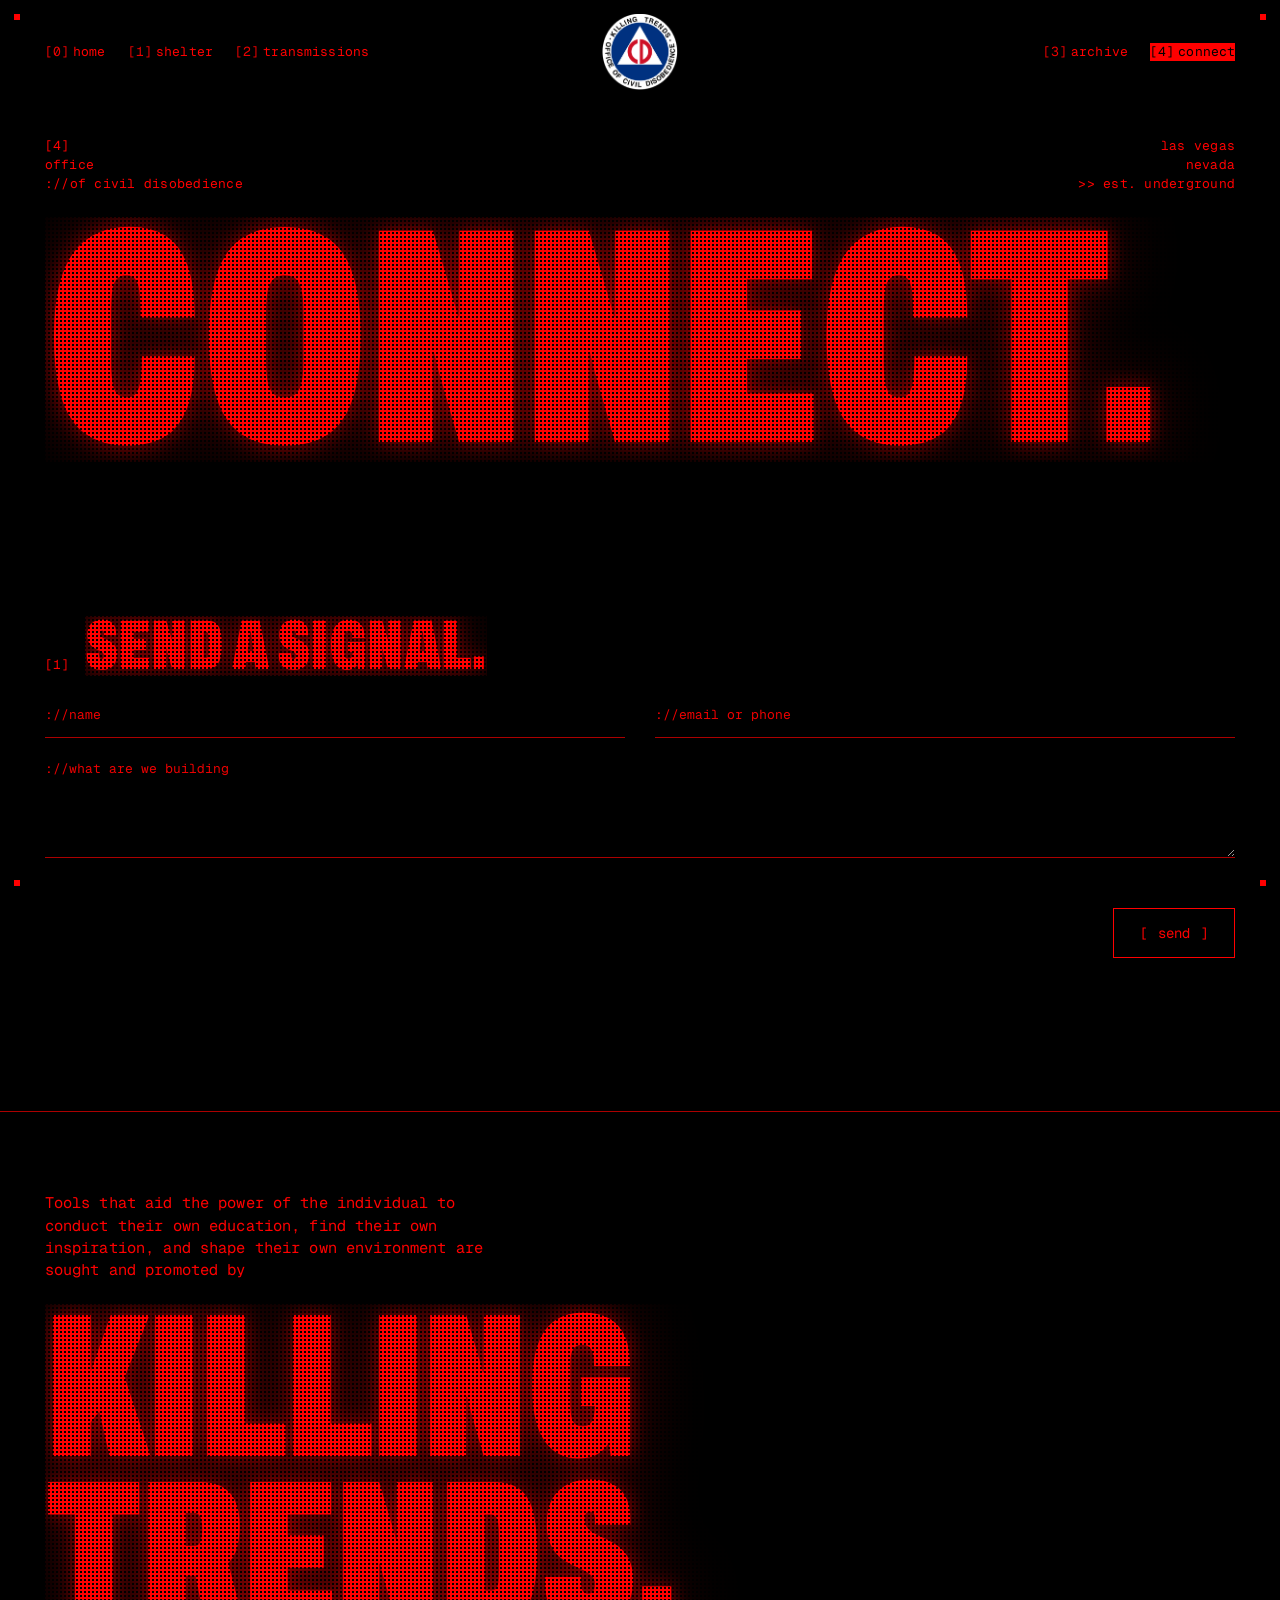
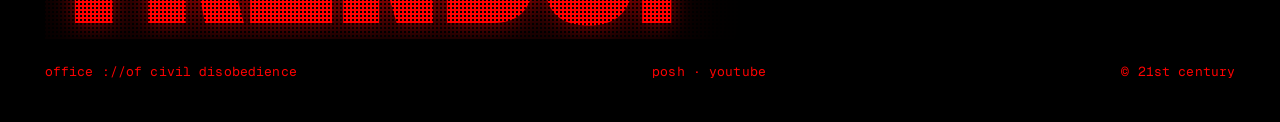
<file: connect/index.html>
<!DOCTYPE html>
<html lang="en">
<head>
<meta charset="utf-8">
<meta name="viewport" content="width=device-width, initial-scale=1">
<title>Connect &mdash; Killing Trends</title>
<meta name="description" content="Connect with Killing Trends — bookings, artists, vendors, collaborations and press. Office of Civil Disobedience, Las Vegas.">
<meta property="og:type" content="website">
<meta property="og:site_name" content="Killing Trends">
<meta property="og:title" content="Connect — Killing Trends">
<meta property="og:description" content="Connect with Killing Trends — bookings, artists, vendors, collaborations and press. Office of Civil Disobedience, Las Vegas.">
<meta property="og:url" content="https://killingtrends.com/connect/">
<meta property="og:image" content="https://killingtrends.com/assets/og-logo.jpg">
<meta property="og:image:width" content="1200">
<meta property="og:image:height" content="630">
<meta name="twitter:card" content="summary_large_image">
<meta name="theme-color" content="#000000">
<link rel="icon" type="image/png" href="../assets/logo.png">
<link rel="preconnect" href="https://fonts.googleapis.com">
<link rel="preconnect" href="https://fonts.gstatic.com" crossorigin>
<link href="https://fonts.googleapis.com/css2?family=Archivo:wdth,wght@62..125,400..900&family=Geist+Mono:wght@400;500;700&display=swap" rel="stylesheet">
<link rel="stylesheet" href="../css/site.css">
<style>
  .page-head { padding-top: 20px; }
  .page-head .top { display: flex; justify-content: space-between; gap: 20px; flex-wrap: wrap; margin-bottom: 10px; }
  .page-head .mega { font-size: clamp(90px, 24vw, 440px); line-height: .8; }
  /* ---------- Connect form ---------- */
  .cx { display: grid; grid-template-columns: repeat(12, 1fr); gap: 50px 20px; }
  .cx .grp { grid-column: span 6; }
  .cx .grp.full { grid-column: 1 / -1; }
  .cx .q { display: flex; gap: 16px; align-items: baseline; margin-bottom: 18px; font-size: 12px; text-transform: lowercase; }
  .cx .q .big-q { font-family: var(--head); font-stretch: 62%; font-weight: 900; text-transform: uppercase; font-size: clamp(40px, 5.5vw, 96px); line-height: .85; }
  .fields { display: grid; grid-template-columns: 1fr 1fr; gap: 10px 30px; }
  .fields .wide { grid-column: 1 / -1; }
  .cx textarea { resize: vertical; min-height: 110px; text-transform: none; }
  .cx .send { display: flex; justify-content: space-between; align-items: center; gap: 20px; flex-wrap: wrap; }
  .cx .send .btn { font-size: 14px; padding: 14px 26px; }
  .cx .err { color: var(--red); font-size: 12px; min-height: 1.2em; }
  @media (max-width: 860px) { .cx .grp { grid-column: 1 / -1; } .fields { grid-template-columns: 1fr; } }
</style>
</head>
<body>

<header class="site-header">
  <nav>
    <a href="../"><span class="n">[0]</span>home</a>
    <a href="../shelter/"><span class="n">[1]</span>shelter</a>
    <a href="../tickets/"><span class="n">[2]</span>transmissions</a>
  </nav>
  <a class="logo" href="../"><img src="../assets/logo.png" alt="Killing Trends — Office of Civil Disobedience"></a>
  <nav class="nav-right"><a href="../events/"><span class="n">[3]</span>archive</a><a href="./" class="active"><span class="n">[4]</span>connect</a></nav>
</header>

<main>
<section class="wrap page-head">
  <div class="top">
    <p class="micro"><span class="idx">4</span><br>office<br><span class="proto">of civil disobedience</span></p>
    <p class="micro right">las vegas<br>nevada<br>&gt;&gt; est. underground</p>
  </div>
  <h1 class="mega led glow">Connect.</h1>
</section>


<section class="pad wrap" aria-labelledby="cx-title">
  <h2 id="cx-title" class="sr-only" style="position:absolute;width:1px;height:1px;overflow:hidden;clip:rect(0 0 0 0)">Connect form</h2>
  <form class="cx" id="connect-form" novalidate>
    <div class="grp full rv">
      <div class="q"><span class="idx">1</span><span class="big-q led glow">Send a signal.</span></div>
      <div class="fields">
        <input type="text" name="name" placeholder="://name" autocomplete="name" aria-label="Name" required>
        <input type="text" name="contact" id="contact" placeholder="://email or phone" autocomplete="email" aria-label="Email or phone" required>
        <textarea name="message" class="wide" placeholder="://what are we building" aria-label="Message"></textarea>
      </div>
    </div>
    <div class="grp full send rv">
      <span class="err" id="cx-err" role="alert"></span>
      <button type="submit" class="btn">send</button>
    </div>
  </form>
</section>
</main>

<footer>
  <p class="creed-line">Tools that aid the power of the individual to conduct their own education, find their own inspiration, and shape their own environment are sought and promoted by</p>
  <div class="big led glow">Killing trends.</div>
  <div class="row">
    <span>office <span class="proto">of civil disobedience</span></span>
    <span><a href="https://posh.vip/g/killingtrends" target="_blank" rel="noopener">posh</a> &middot; <a href="https://www.youtube.com/@killing-trends" target="_blank" rel="noopener">youtube</a></span>
    <span>&copy; 21st century</span>
  </div>
</footer>

<script src="../js/site.js"></script>
<script>
// Connect form: opens a prefilled email to Killing Trends
(function () {
  var f = document.getElementById('connect-form');
  f.addEventListener('submit', function (e) {
    e.preventDefault();
    var d = new FormData(f), err = document.getElementById('cx-err');
    var name = (d.get('name') || '').trim(), c = (d.get('contact') || '').trim();
    if (!name || !c) { err.textContent = '// name and contact needed'; return; }
    err.textContent = '';
    var body = 'Name: ' + name + '\nContact: ' + c + '\n\n' + (d.get('message') || '');
    location.href = 'mailto:killtrends@gmail.com?subject=' + encodeURIComponent('KILLING TRENDS — CONNECT') + '&body=' + encodeURIComponent(body);
  });
})();
</script>
</body>
</html>
</file>
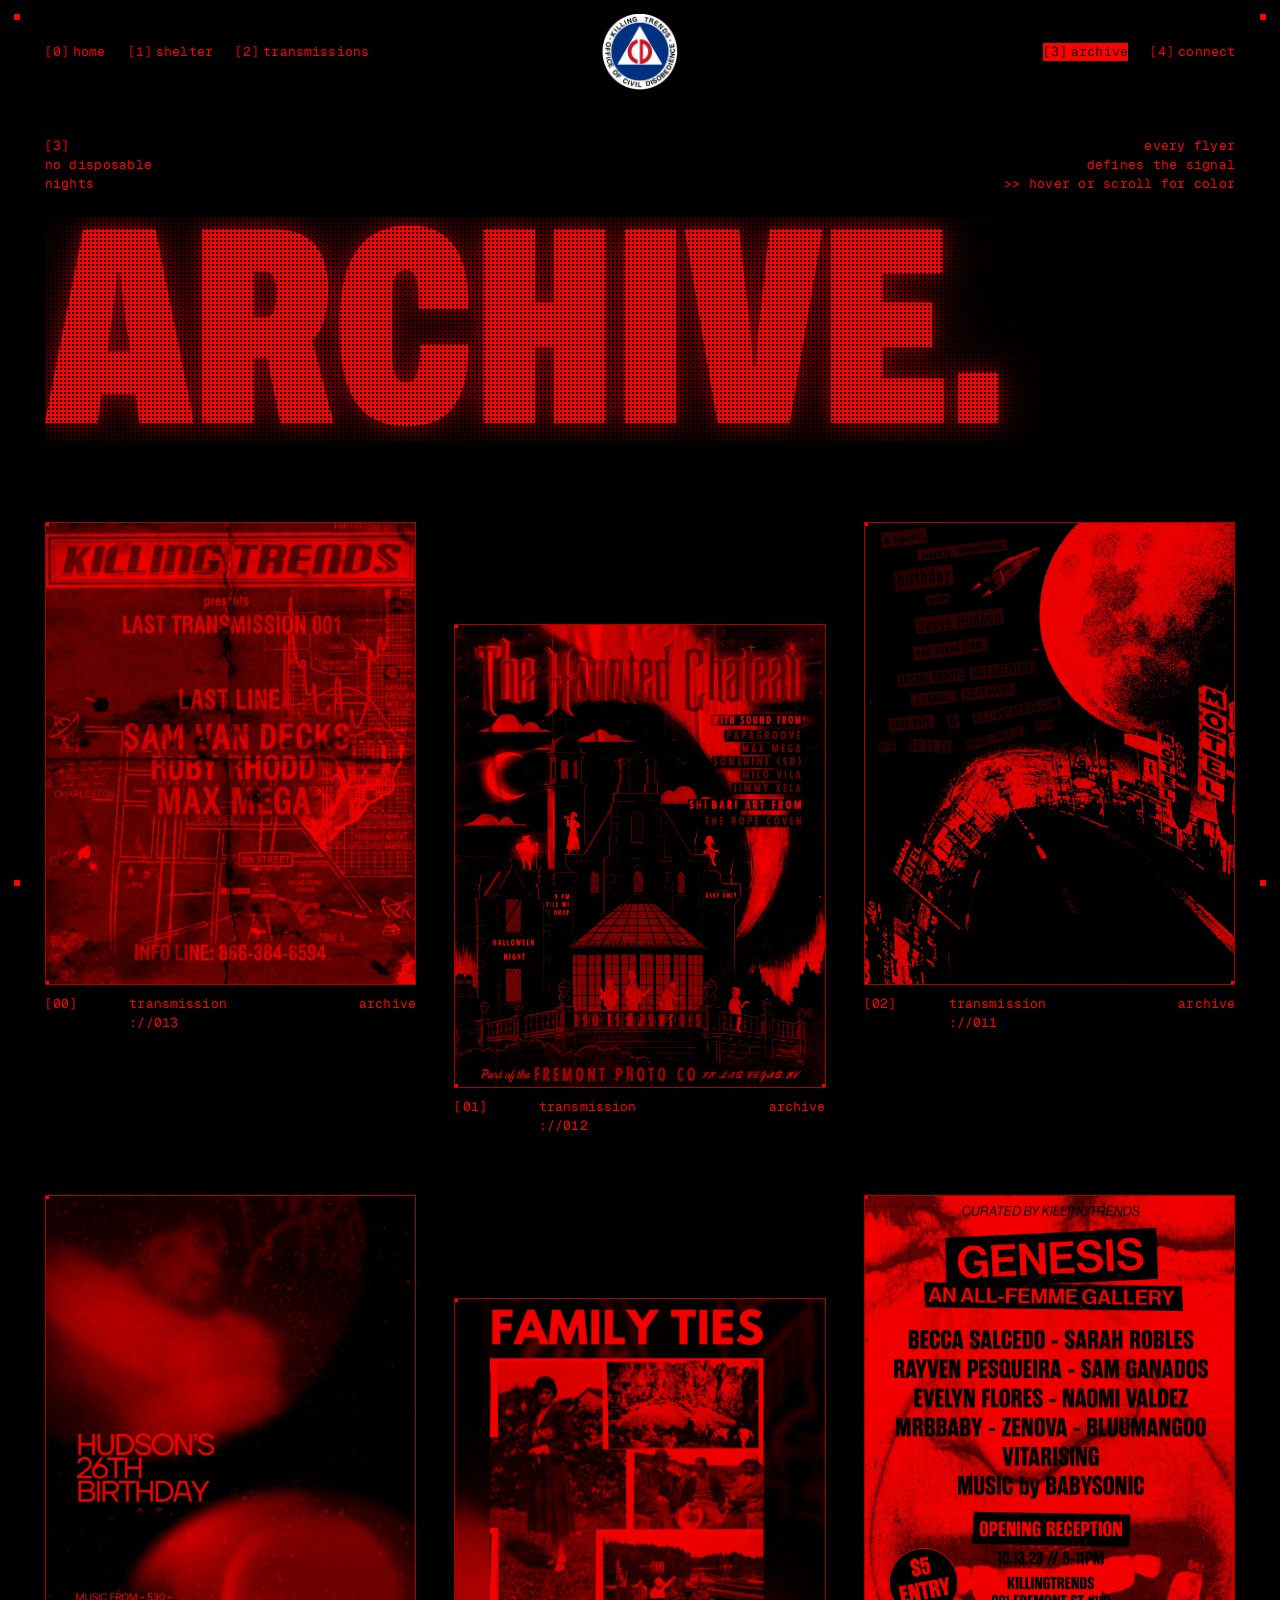
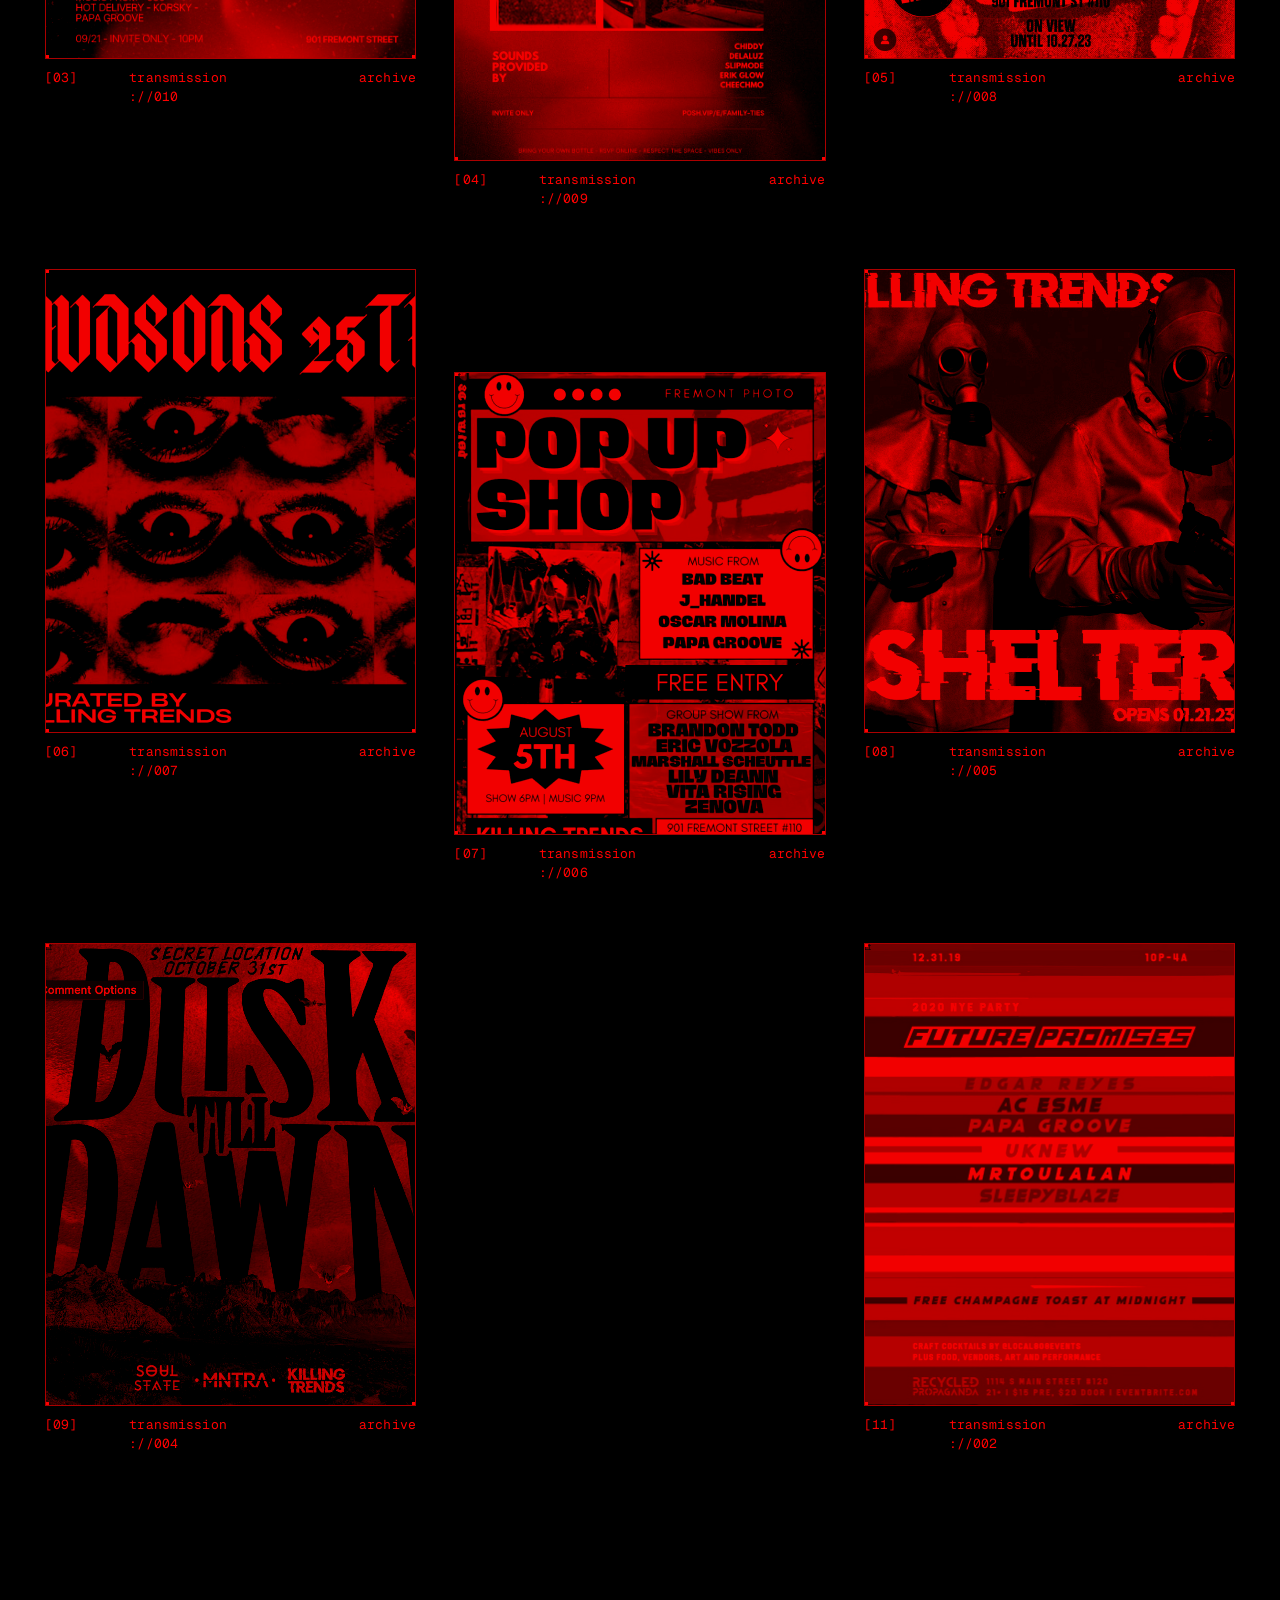
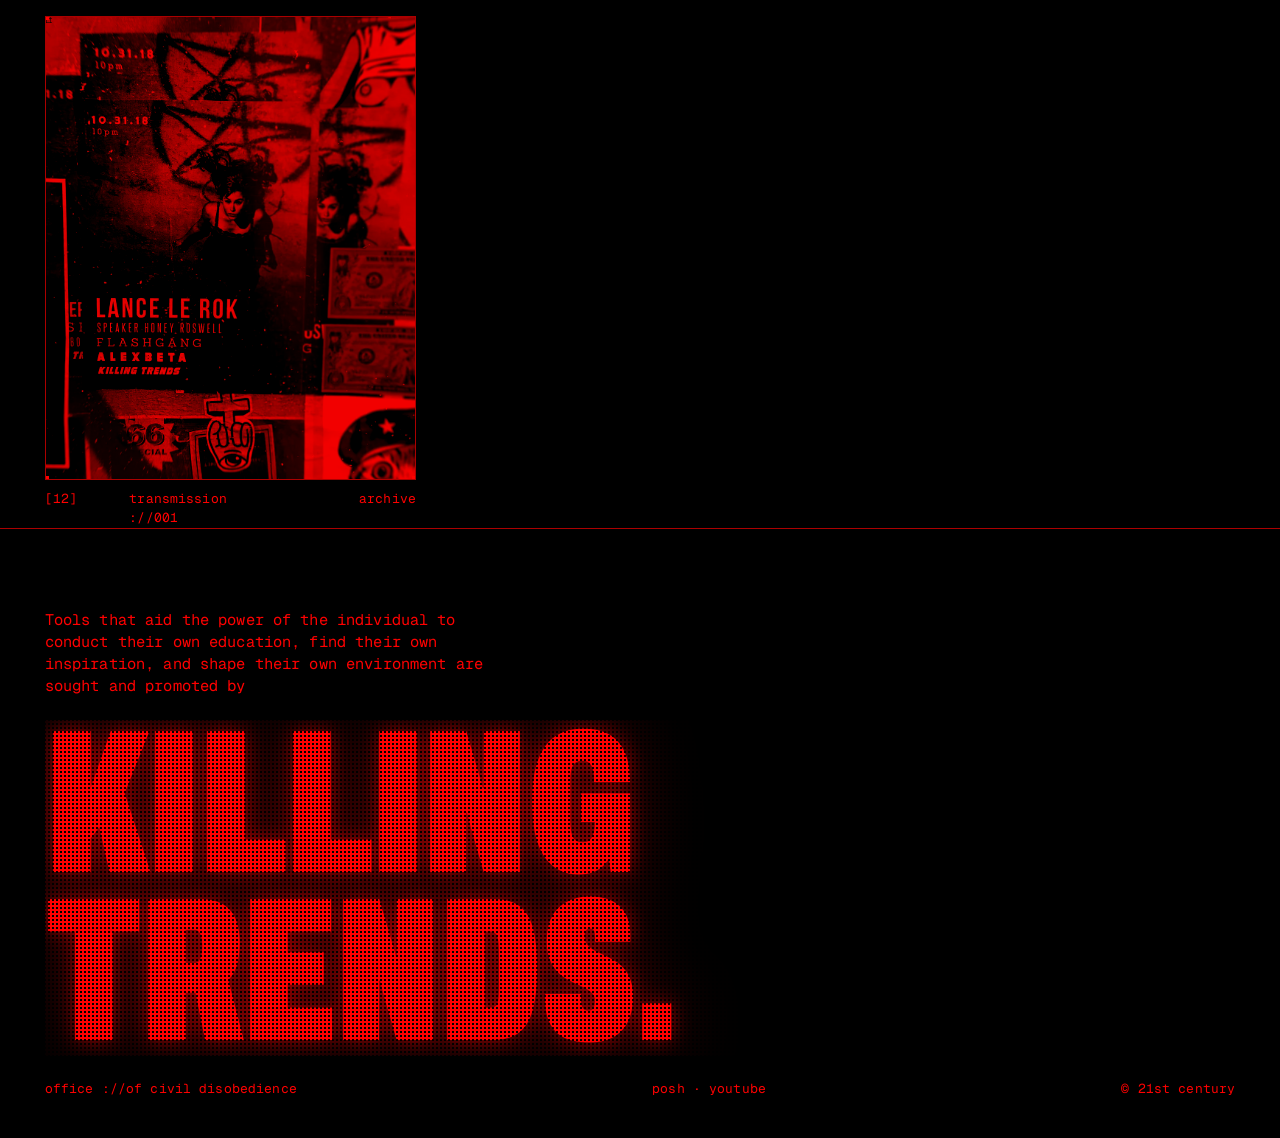
<file: events/index.html>
<!DOCTYPE html>
<html lang="en">
<head>
<meta charset="utf-8">
<meta name="viewport" content="width=device-width, initial-scale=1">
<title>Events Archive &mdash; Killing Trends</title>
<meta name="description" content="Archive of Killing Trends events — Last Transmission, Live From Shelter, and more.">
<meta property="og:type" content="website">
<meta property="og:site_name" content="Killing Trends">
<meta property="og:title" content="Archive — Killing Trends">
<meta property="og:description" content="Archive of Killing Trends events — Last Transmission, Live From Shelter, and more.">
<meta property="og:url" content="https://killingtrends.com/events/">
<meta property="og:image" content="https://killingtrends.com/assets/og-logo.jpg">
<meta property="og:image:width" content="1200">
<meta property="og:image:height" content="630">
<meta name="twitter:card" content="summary_large_image">
<meta name="theme-color" content="#000000">
<link rel="icon" type="image/png" href="../assets/logo.png">
<link rel="preconnect" href="https://fonts.googleapis.com">
<link rel="preconnect" href="https://fonts.gstatic.com" crossorigin>
<link href="https://fonts.googleapis.com/css2?family=Archivo:wdth,wght@62..125,400..900&family=Geist+Mono:wght@400;500;700&display=swap" rel="stylesheet">
<link rel="stylesheet" href="../css/site.css">
<style>
.page-head { padding-top: 20px; }
.page-head .top { display: flex; justify-content: space-between; gap: 20px; flex-wrap: wrap; margin-bottom: 10px; }
.page-head .mega { font-size: clamp(90px, 22vw, 400px); line-height: .8; }
.events-list { display: grid; grid-template-columns: repeat(3, 1fr); gap: 60px 3vw; margin-top: 80px; }
.events-list figure { margin: 0; }
.events-list figure:nth-child(3n+2) { margin-top: 8vw; }
.events-list .duo img { height: auto; aspect-ratio: 4 / 5; object-fit: cover; }
@media (max-width: 860px) { .events-list { grid-template-columns: repeat(2, 1fr); } .events-list figure:nth-child(3n+2) { margin-top: 0; } .events-list figure:nth-child(2n) { margin-top: 10vw; } }
@media (max-width: 520px) { .events-list { grid-template-columns: 1fr; } .events-list figure:nth-child(2n) { margin-top: 0; } }
</style>
</head>
<body>

<header class="site-header">
  <nav>
    <a href="../"><span class="n">[0]</span>home</a>
    <a href="../shelter/"><span class="n">[1]</span>shelter</a>
    <a href="../tickets/"><span class="n">[2]</span>transmissions</a>
  </nav>
  <a class="logo" href="../"><img src="../assets/logo.png" alt="Killing Trends — Office of Civil Disobedience"></a>
  <nav class="nav-right"><a href="./" class="active"><span class="n">[3]</span>archive</a><a href="../connect/"><span class="n">[4]</span>connect</a></nav>
</header>

<main class="wrap">
  <div class="page-head">
    <div class="top">
      <p class="micro"><span class="idx">3</span><br>no disposable<br>nights</p>
      <p class="micro right">every flyer<br>defines the signal<br>&gt;&gt; hover or scroll for color</p>
    </div>
    <h1 class="mega led glow">Archive.</h1>
  </div>

  <section class="events-list" aria-label="Past event flyers">
    <figure class="ev rv">
      <div class="frame duo hover-reveal"><img src="../assets/event-01.jpeg" alt="Killing Trends presents Last Transmission 001 — Last Line, Sam Van Decks, Ruby Rhodd, Max Mega"></div>
      <figcaption class="caption"><span class="idx">00</span><span class="what">transmission<br>://013</span><span class="tag">archive</span></figcaption>
    </figure>
    <figure class="ev rv">
      <div class="frame duo hover-reveal"><img src="../assets/event-02.jpg" alt="Killing Trends event flyer" loading="lazy"></div>
      <figcaption class="caption"><span class="idx">01</span><span class="what">transmission<br>://012</span><span class="tag">archive</span></figcaption>
    </figure>
    <figure class="ev rv">
      <div class="frame duo hover-reveal"><img src="../assets/event-03.jpg" alt="Killing Trends event flyer" loading="lazy"></div>
      <figcaption class="caption"><span class="idx">02</span><span class="what">transmission<br>://011</span><span class="tag">archive</span></figcaption>
    </figure>
    <figure class="ev rv">
      <div class="frame duo hover-reveal"><img src="../assets/event-04.jpg" alt="Killing Trends event flyer" loading="lazy"></div>
      <figcaption class="caption"><span class="idx">03</span><span class="what">transmission<br>://010</span><span class="tag">archive</span></figcaption>
    </figure>
    <figure class="ev rv">
      <div class="frame duo hover-reveal"><img src="../assets/event-05.jpg" alt="Killing Trends event flyer" loading="lazy"></div>
      <figcaption class="caption"><span class="idx">04</span><span class="what">transmission<br>://009</span><span class="tag">archive</span></figcaption>
    </figure>
    <figure class="ev rv">
      <div class="frame duo hover-reveal"><img src="../assets/event-06.jpg" alt="Killing Trends event flyer" loading="lazy"></div>
      <figcaption class="caption"><span class="idx">05</span><span class="what">transmission<br>://008</span><span class="tag">archive</span></figcaption>
    </figure>
    <figure class="ev rv">
      <div class="frame duo hover-reveal"><img src="../assets/event-07.jpg" alt="Killing Trends event flyer" loading="lazy"></div>
      <figcaption class="caption"><span class="idx">06</span><span class="what">transmission<br>://007</span><span class="tag">archive</span></figcaption>
    </figure>
    <figure class="ev rv">
      <div class="frame duo hover-reveal"><img src="../assets/event-08.jpg" alt="Killing Trends event flyer" loading="lazy"></div>
      <figcaption class="caption"><span class="idx">07</span><span class="what">transmission<br>://006</span><span class="tag">archive</span></figcaption>
    </figure>
    <figure class="ev rv">
      <div class="frame duo hover-reveal"><img src="../assets/event-09.jpg" alt="Killing Trends event flyer" loading="lazy"></div>
      <figcaption class="caption"><span class="idx">08</span><span class="what">transmission<br>://005</span><span class="tag">archive</span></figcaption>
    </figure>
    <figure class="ev rv">
      <div class="frame duo hover-reveal"><img src="../assets/event-10.jpg" alt="Killing Trends event flyer" loading="lazy"></div>
      <figcaption class="caption"><span class="idx">09</span><span class="what">transmission<br>://004</span><span class="tag">archive</span></figcaption>
    </figure>
    <figure class="ev rv">
      <div class="frame duo hover-reveal"><img src="../assets/event-11.jpg" alt="Killing Trends event flyer" loading="lazy"></div>
      <figcaption class="caption"><span class="idx">10</span><span class="what">transmission<br>://003</span><span class="tag">archive</span></figcaption>
    </figure>
    <figure class="ev rv">
      <div class="frame duo hover-reveal"><img src="../assets/event-12.jpg" alt="Killing Trends event flyer" loading="lazy"></div>
      <figcaption class="caption"><span class="idx">11</span><span class="what">transmission<br>://002</span><span class="tag">archive</span></figcaption>
    </figure>
    <figure class="ev rv">
      <div class="frame duo hover-reveal"><img src="../assets/event-13.jpg" alt="Killing Trends event flyer" loading="lazy"></div>
      <figcaption class="caption"><span class="idx">12</span><span class="what">transmission<br>://001</span><span class="tag">archive</span></figcaption>
    </figure>
  </section>
</main>

<footer>
  <p class="creed-line">Tools that aid the power of the individual to conduct their own education, find their own inspiration, and shape their own environment are sought and promoted by</p>
  <div class="big led glow">Killing trends.</div>
  <div class="row">
    <span>office <span class="proto">of civil disobedience</span></span>
    <span><a href="https://posh.vip/g/killingtrends" target="_blank" rel="noopener">posh</a> &middot; <a href="https://www.youtube.com/@killing-trends" target="_blank" rel="noopener">youtube</a></span>
    <span>&copy; 21st century</span>
  </div>
</footer>

<script src="../js/site.js"></script>
</body>
</html>
</file>
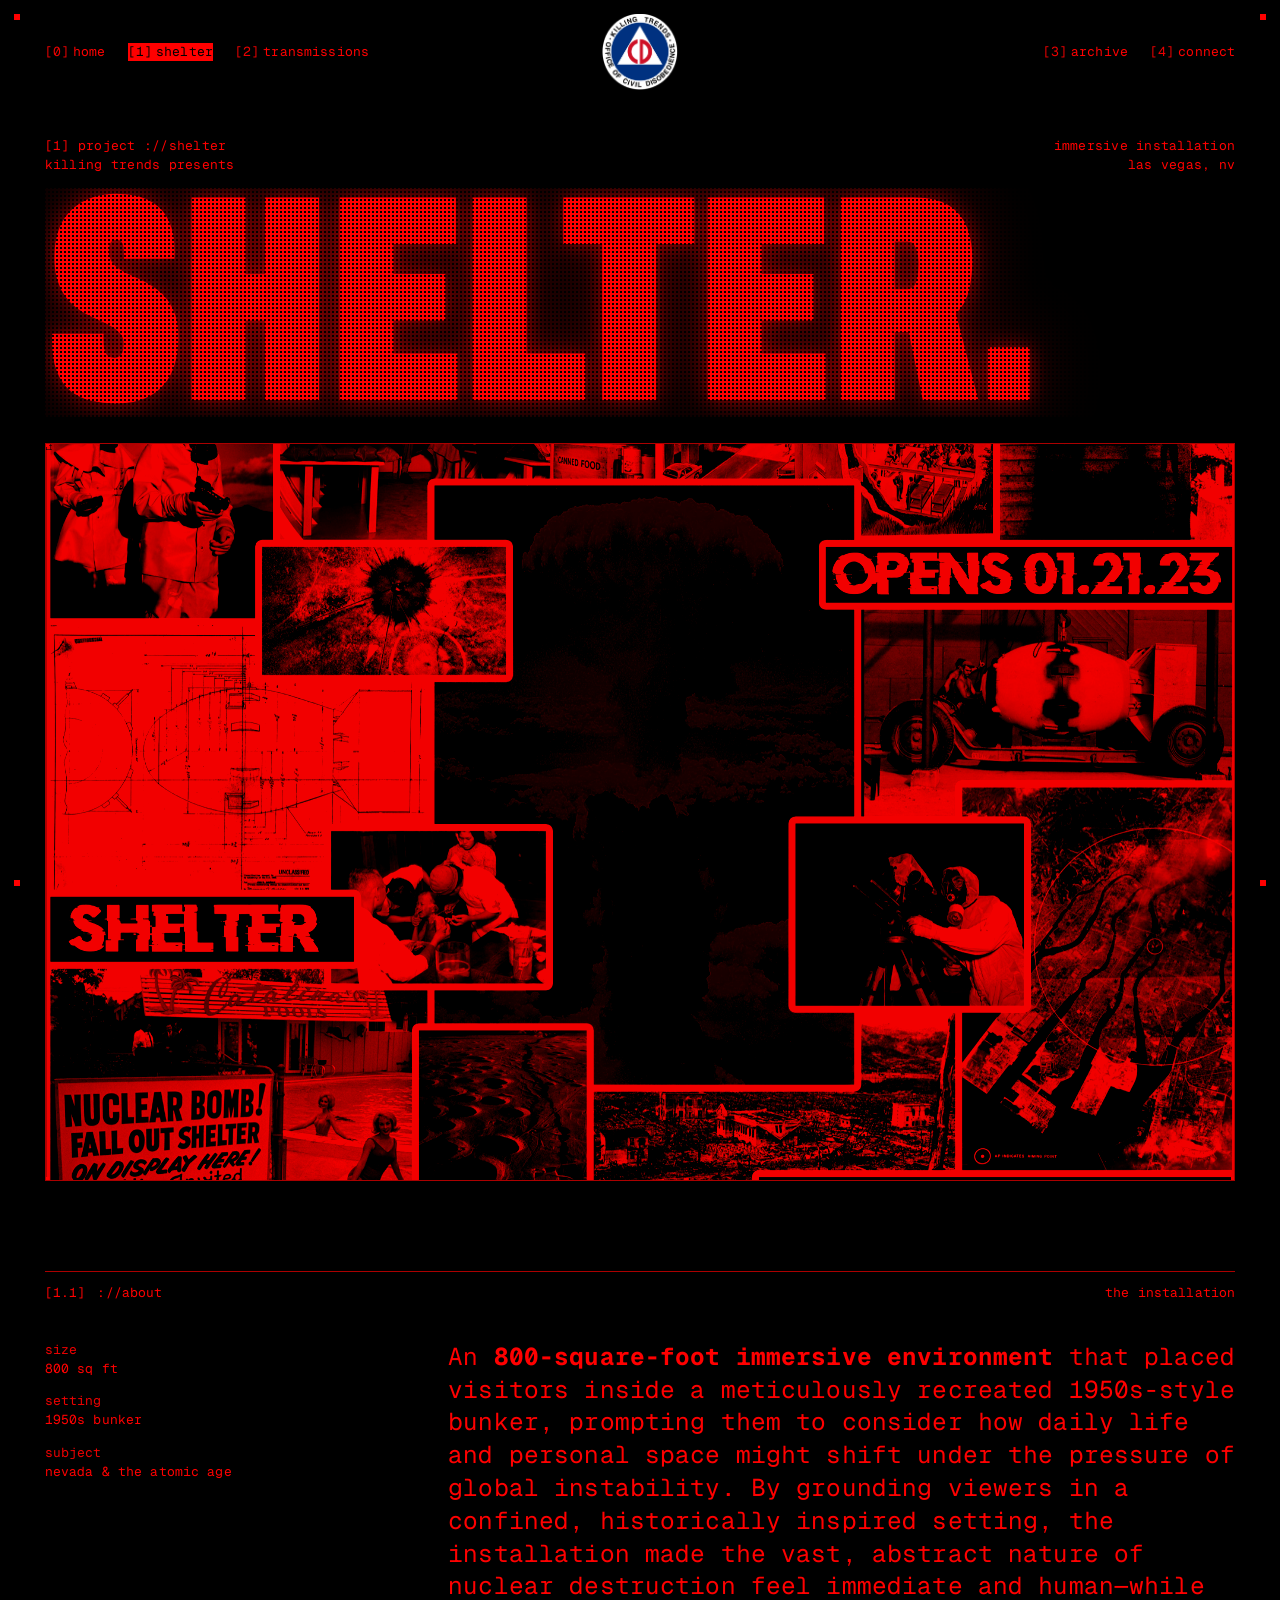
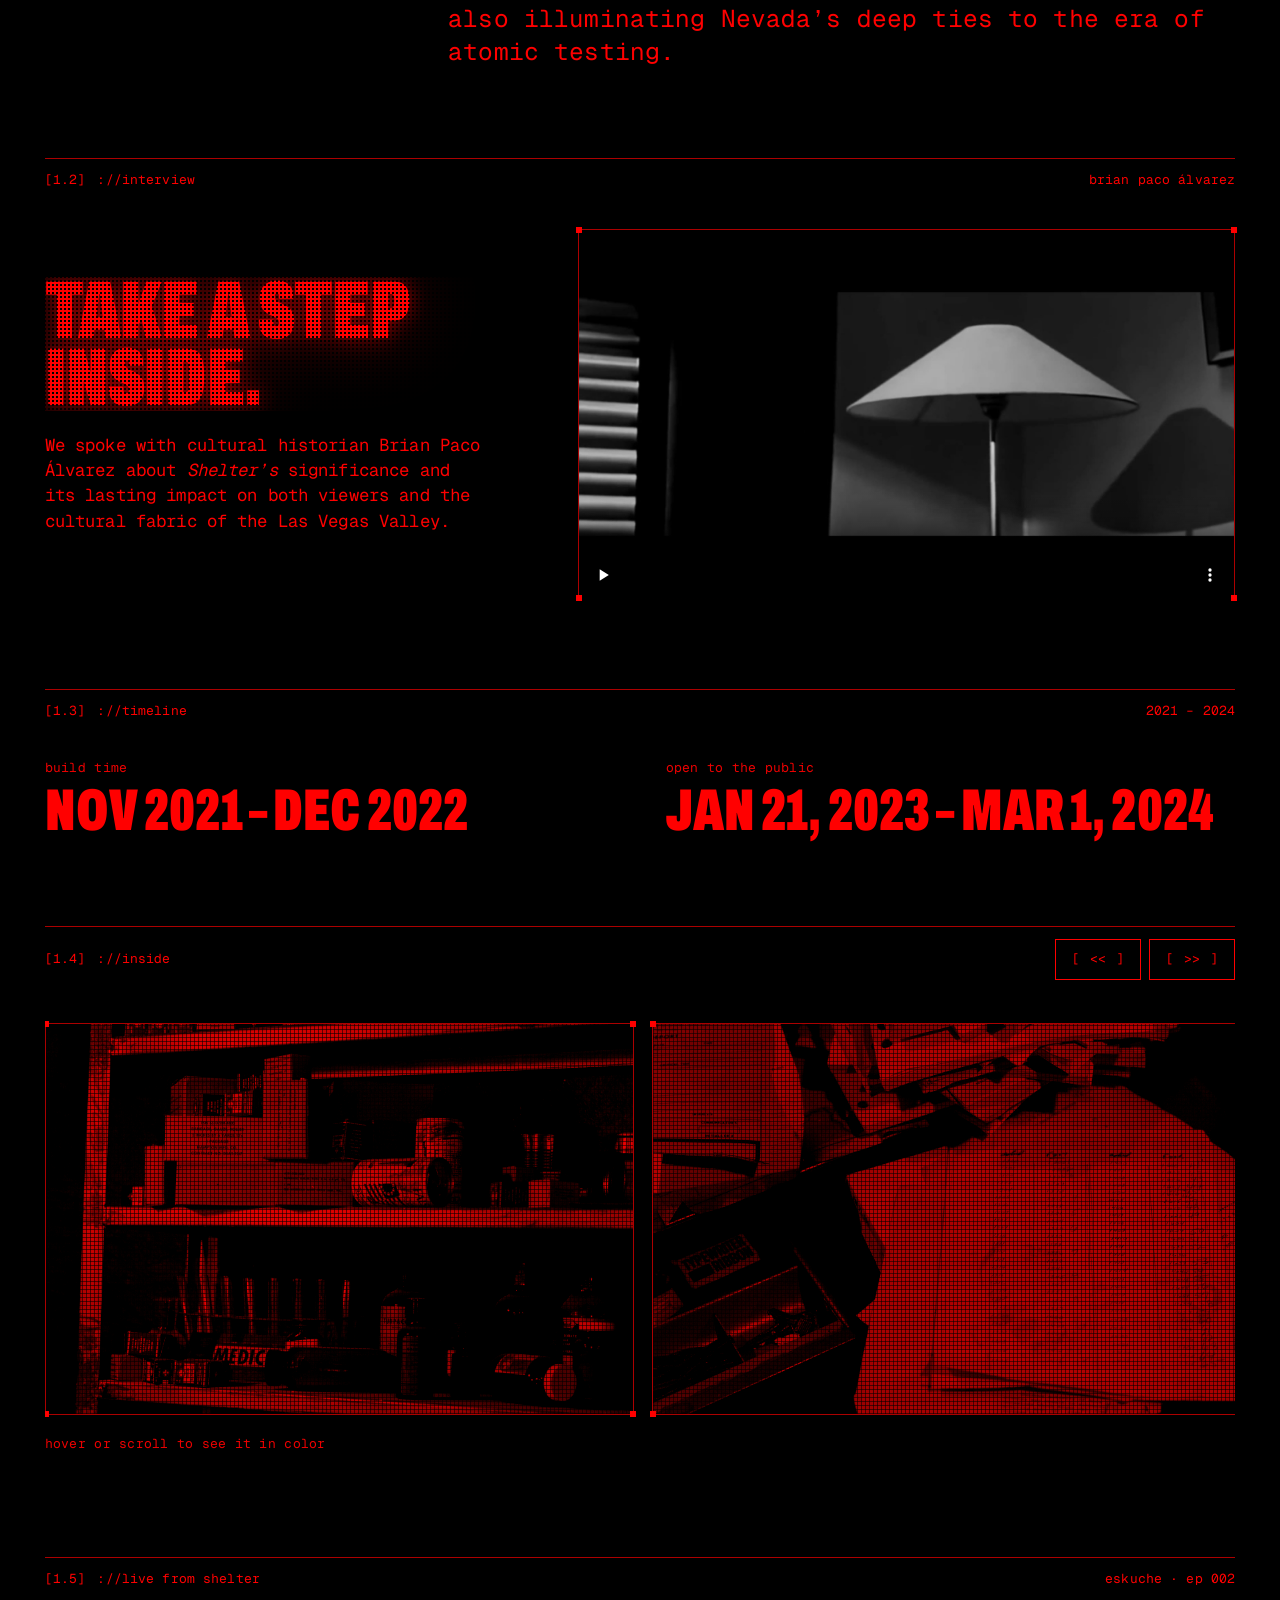
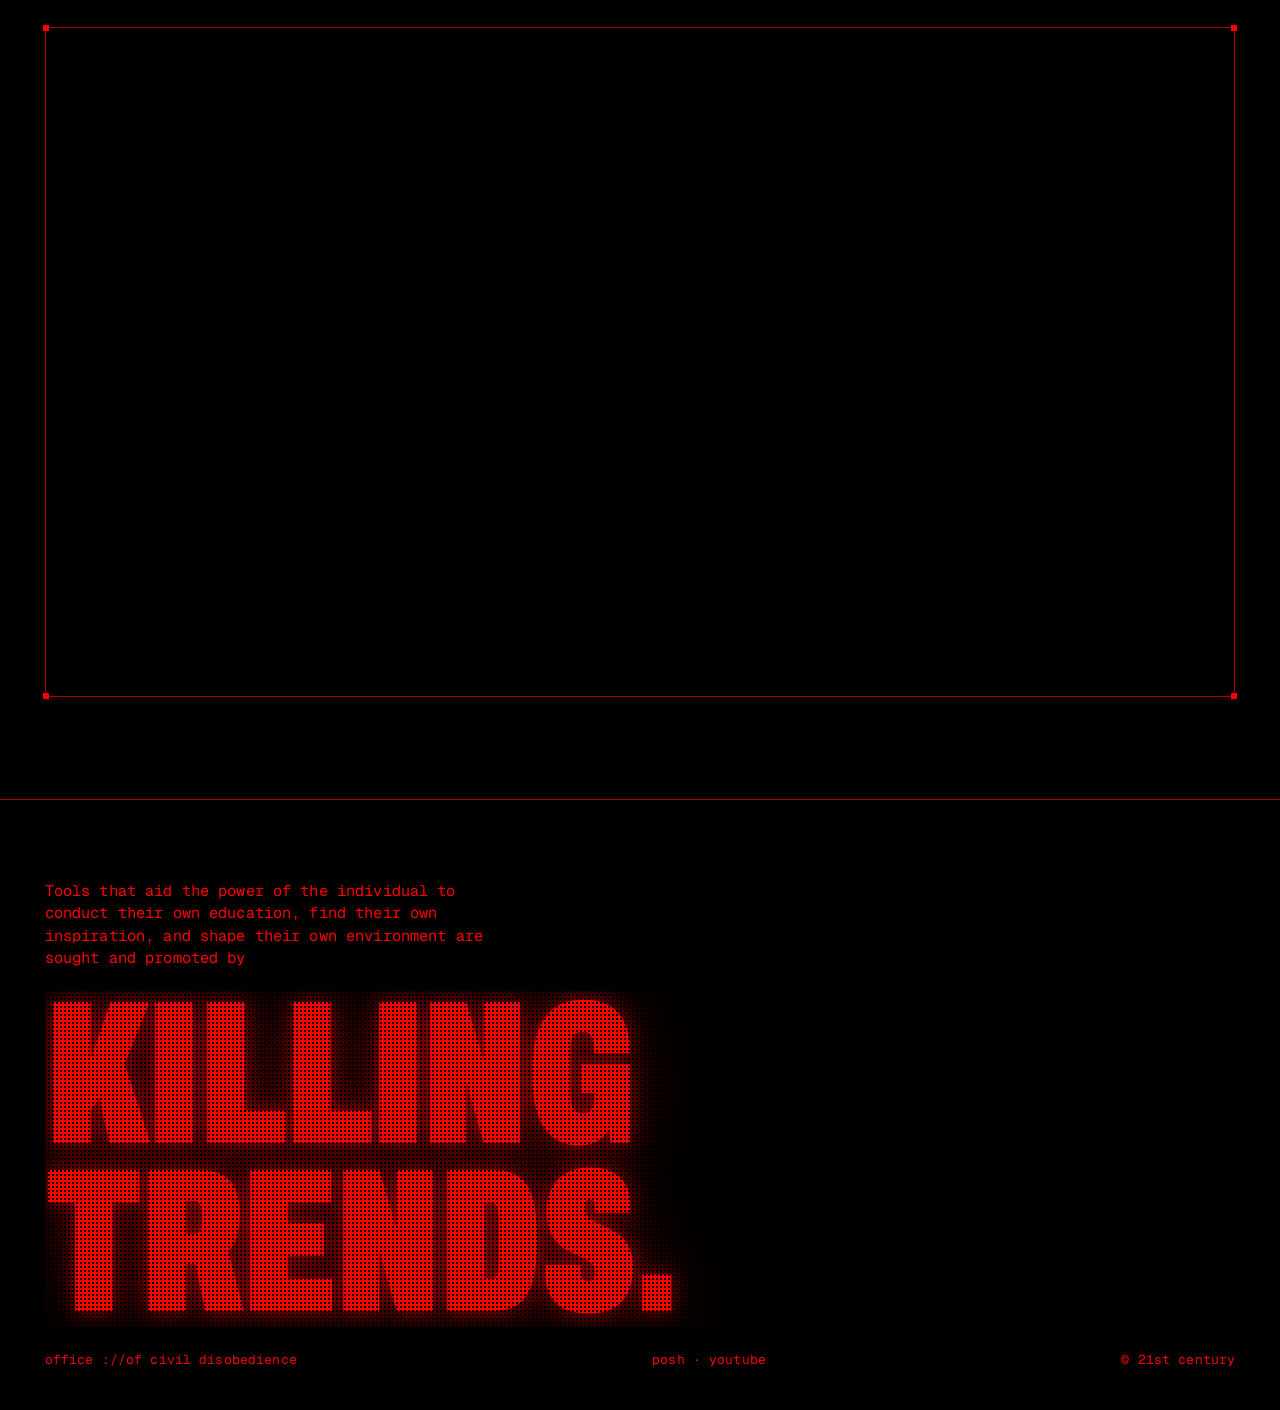
<file: shelter/index.html>
<!DOCTYPE html>
<html lang="en">
<head>
<meta charset="utf-8">
<meta name="viewport" content="width=device-width, initial-scale=1">
<title>Shelter &mdash; Killing Trends</title>
<meta name="description" content="SHELTER — an 800-square-foot immersive environment that placed visitors inside a meticulously recreated 1950s-style bunker. A Killing Trends project, Las Vegas.">
<meta property="og:type" content="website">
<meta property="og:site_name" content="Killing Trends">
<meta property="og:title" content="Shelter — Killing Trends">
<meta property="og:description" content="SHELTER — an 800-square-foot immersive environment that placed visitors inside a meticulously recreated 1950s-style bunker. A Killing Trends project, Las Vegas.">
<meta property="og:url" content="https://killingtrends.com/shelter/">
<meta property="og:image" content="https://killingtrends.com/assets/og-logo.jpg">
<meta property="og:image:width" content="1200">
<meta property="og:image:height" content="630">
<meta name="twitter:card" content="summary_large_image">
<meta name="theme-color" content="#000000">
<link rel="icon" type="image/png" href="../assets/logo.png">
<link rel="preconnect" href="https://fonts.googleapis.com">
<link rel="preconnect" href="https://fonts.gstatic.com" crossorigin>
<link href="https://fonts.googleapis.com/css2?family=Archivo:wdth,wght@62..125,400..900&family=Geist+Mono:wght@400;500;700&display=swap" rel="stylesheet">
<link rel="stylesheet" href="../css/site.css">
<style>
  /* one consistent section rhythm */
  .sec { padding-top: clamp(56px, 7vw, 110px); }
  .sec-head {
    display: flex; justify-content: space-between; align-items: baseline; gap: 16px;
    border-top: 1px solid var(--red-dim); padding-top: 12px; margin-bottom: clamp(24px, 3vw, 44px);
    font-size: 13px; text-transform: lowercase;
  }
  .sec-head .l { display: flex; gap: 12px; }

  .sh-hero { padding-top: 20px; }
  .sh-hero .top { display: flex; justify-content: space-between; align-items: flex-end; gap: 20px; flex-wrap: wrap; }
  .sh-hero .mega { font-size: clamp(96px, 23vw, 420px); line-height: .78; }
  .sh-hero .collage { margin-top: clamp(18px, 2vw, 30px); aspect-ratio: 2470 / 1800; max-height: 82vh; width: 100%; }
  .sh-hero .collage img { object-position: center; }

  .intro { display: grid; grid-template-columns: repeat(12, 1fr); gap: 20px; align-items: start; }
  .intro .facts { grid-column: 1 / span 3; display: grid; gap: 14px; margin: 0; font-size: 13px; text-transform: lowercase; }
  .intro .facts dt { color: var(--red-soft); }
  .intro .facts dd { margin: 0; }
  .intro .body { grid-column: 5 / span 8; font-size: clamp(18px, 1.9vw, 28px); line-height: 1.35; margin: 0; }
  @media (max-width: 860px) { .intro .facts, .intro .body { grid-column: 1 / -1; } .intro .facts { grid-template-columns: repeat(3, 1fr); } }

  .split { display: grid; grid-template-columns: 5fr 7fr; gap: 5vw; align-items: center; }
  .split h2 { font-size: clamp(48px, 6.4vw, 110px); }
  .split .lede { font-size: clamp(15px, 1.35vw, 18px); max-width: 44ch; margin-top: 22px; }
  .split video { width: 100%; aspect-ratio: 16 / 9; background: #000; }
  @media (max-width: 860px) { .split { grid-template-columns: 1fr; } }

  .dates { display: grid; grid-template-columns: 1fr 1fr; gap: 4vw; }
  .dates .label { color: var(--red-soft); }
  .dates h3 { font-family: var(--head); font-stretch: 62%; font-weight: 900; text-transform: uppercase; font-size: clamp(34px, 4.6vw, 80px); line-height: .9; margin: 6px 0 0; white-space: nowrap; }
  @media (max-width: 720px) { .dates { grid-template-columns: 1fr; gap: 28px; } .dates h3 { font-size: 8vw; } }

  .strip-ctrl { display: flex; gap: 8px; }
  .slides { display: flex; gap: 18px; overflow-x: auto; scroll-snap-type: x mandatory; padding: 4px 4px 16px; scrollbar-width: thin; scrollbar-color: var(--red) #000; }
  .slides > .frame { flex: 0 0 min(46vw, 640px); aspect-ratio: 3 / 2; scroll-snap-align: start; }
  .slides .duo { width: 100%; height: 100%; }
  @media (max-width: 720px) { .slides > .frame { flex-basis: 84vw; } }

  .yt { aspect-ratio: 16 / 9; }
  .yt iframe { width: 100%; height: 100%; border: 0; }
  main { padding-bottom: clamp(60px, 8vw, 120px); }
</style>
</head>
<body>

<header class="site-header">
  <nav>
    <a href="../"><span class="n">[0]</span>home</a>
    <a href="./" class="active"><span class="n">[1]</span>shelter</a>
    <a href="../tickets/"><span class="n">[2]</span>transmissions</a>
  </nav>
  <a class="logo" href="../"><img src="../assets/logo.png" alt="Killing Trends — Office of Civil Disobedience"></a>
  <nav class="nav-right"><a href="../events/"><span class="n">[3]</span>archive</a><a href="../connect/"><span class="n">[4]</span>connect</a></nav>
</header>

<main>

<section class="sh-hero wrap">
  <div class="top">
    <p class="micro"><span class="idx">1</span> project <span class="proto">shelter</span><br>killing trends presents</p>
    <p class="micro right">immersive installation<br>las vegas, nv</p>
  </div>
  <h1 class="mega led glow">Shelter.</h1>
  <div class="collage frame duo"><img src="../assets/shelter-collage.jpg" alt="SHELTER — nuclear-age collage. Opens 01.21.23"></div>
</section>

<section class="sec wrap" aria-labelledby="about-h">
  <div class="sec-head"><span class="l"><span class="idx">1.1</span><span id="about-h">://about</span></span><span>the installation</span></div>
  <div class="intro">
    <dl class="facts rv">
      <div><dt>size</dt><dd>800 sq ft</dd></div>
      <div><dt>setting</dt><dd>1950s bunker</dd></div>
      <div><dt>subject</dt><dd>nevada &amp; the atomic age</dd></div>
    </dl>
    <p class="body rv">An <strong>800-square-foot immersive environment</strong> that placed visitors inside a meticulously recreated 1950s-style bunker, prompting them to consider how daily life and personal space might shift under the pressure of global instability. By grounding viewers in a confined, historically inspired setting, the installation made the vast, abstract nature of nuclear destruction feel immediate and human&mdash;while also illuminating Nevada&rsquo;s deep ties to the era of atomic testing.</p>
  </div>
</section>

<section class="sec wrap" aria-labelledby="int-h">
  <div class="sec-head"><span class="l"><span class="idx">1.2</span><span>://interview</span></span><span>brian paco &aacute;lvarez</span></div>
  <div class="split">
    <div class="rv">
      <h2 id="int-h" class="led glow">Take a step inside.</h2>
      <p class="lede">We spoke with cultural historian Brian Paco &Aacute;lvarez about <em>Shelter&rsquo;s</em> significance and its lasting impact on both viewers and the cultural fabric of the Las Vegas Valley.</p>
    </div>
    <div class="frame rv"><video src="../media/interview.mp4" poster="../assets/interview-poster.jpg" controls preload="none"></video></div>
  </div>
</section>

<section class="sec wrap" aria-label="Timeline">
  <div class="sec-head"><span class="l"><span class="idx">1.3</span><span>://timeline</span></span><span>2021 &ndash; 2024</span></div>
  <div class="dates">
    <div class="rv"><span class="label">build time</span><h3>Nov 2021 &ndash; Dec 2022</h3></div>
    <div class="rv"><span class="label">open to the public</span><h3>Jan 21, 2023 &ndash; Mar 1, 2024</h3></div>
  </div>
</section>

<section class="sec wrap" aria-label="Inside Shelter photos">
  <div class="sec-head"><span class="l"><span class="idx">1.4</span><span>://inside</span></span>
    <span class="strip-ctrl">
      <button class="btn prev" aria-label="Previous photo">&lt;&lt;</button>
      <button class="btn next" aria-label="Next photo">&gt;&gt;</button>
    </span>
  </div>
  <div class="slides" id="slides">
    <div class="frame"><div class="duo hover-reveal"><img src="../assets/shelter-09.jpg" alt="Inside SHELTER" loading="lazy"></div></div>
    <div class="frame"><div class="duo hover-reveal"><img src="../assets/shelter-10.jpg" alt="Inside SHELTER" loading="lazy"></div></div>
    <div class="frame"><div class="duo hover-reveal"><img src="../assets/shelter-08.jpg" alt="Inside SHELTER" loading="lazy"></div></div>
    <div class="frame"><div class="duo hover-reveal"><img src="../assets/shelter-04.jpg" alt="Inside SHELTER" loading="lazy"></div></div>
    <div class="frame"><div class="duo hover-reveal"><img src="../assets/shelter-03.jpg" alt="Inside SHELTER" loading="lazy"></div></div>
    <div class="frame"><div class="duo hover-reveal"><img src="../assets/shelter-06.jpg" alt="Inside SHELTER" loading="lazy"></div></div>
    <div class="frame"><div class="duo hover-reveal"><img src="../assets/shelter-07.jpg" alt="Inside SHELTER" loading="lazy"></div></div>
    <div class="frame"><div class="duo hover-reveal"><img src="../assets/shelter-05.jpg" alt="Inside SHELTER" loading="lazy"></div></div>
    <div class="frame"><div class="duo hover-reveal"><img src="../assets/shelter-s1.jpg" alt="Inside SHELTER" loading="lazy"></div></div>
    <div class="frame"><div class="duo hover-reveal"><img src="../assets/shelter-02.jpg" alt="Inside SHELTER" loading="lazy"></div></div>
    <div class="frame"><div class="duo hover-reveal"><img src="../assets/shelter-s2.jpg" alt="Inside SHELTER" loading="lazy"></div></div>
    <div class="frame"><div class="duo hover-reveal"><img src="../assets/shelter-s3.jpg" alt="Inside SHELTER" loading="lazy"></div></div>
    <div class="frame"><div class="duo hover-reveal"><img src="../assets/shelter-s4.jpg" alt="Inside SHELTER" loading="lazy"></div></div>
    <div class="frame"><div class="duo hover-reveal"><img src="../assets/shelter-11.jpg" alt="Inside SHELTER" loading="lazy"></div></div>
  </div>
  <p class="micro dim" style="margin-top:4px">hover or scroll to see it in color</p>
</section>

<section class="sec wrap" aria-label="Live from Shelter">
  <div class="sec-head"><span class="l"><span class="idx">1.5</span><span>://live from shelter</span></span><span>eskuche &middot; ep 002</span></div>
  <div class="yt frame rv">
    <iframe src="https://www.youtube.com/embed/KKmsvpkmudc" title="Eskuche | Live From Shelter: EP 002" allow="accelerometer; autoplay; clipboard-write; encrypted-media; gyroscope; picture-in-picture; web-share" allowfullscreen loading="lazy"></iframe>
  </div>
</section>

</main>

<footer>
  <p class="creed-line">Tools that aid the power of the individual to conduct their own education, find their own inspiration, and shape their own environment are sought and promoted by</p>
  <div class="big led glow">Killing trends.</div>
  <div class="row">
    <span>office <span class="proto">of civil disobedience</span></span>
    <span><a href="https://posh.vip/g/killingtrends" target="_blank" rel="noopener">posh</a> &middot; <a href="https://www.youtube.com/@killing-trends" target="_blank" rel="noopener">youtube</a></span>
    <span>&copy; 21st century</span>
  </div>
</footer>

<script src="../js/site.js"></script>
<script>
// photo strip
var slides = document.getElementById('slides');
function step() { var f = slides.querySelector('.frame'); return f ? f.getBoundingClientRect().width + 18 : slides.clientWidth; }
document.querySelector('.strip-ctrl .prev').onclick = function () { slides.scrollBy({ left: -step(), behavior: 'smooth' }); };
document.querySelector('.strip-ctrl .next').onclick = function () { slides.scrollBy({ left: step(), behavior: 'smooth' }); };

</script>
</body>
</html>
</file>
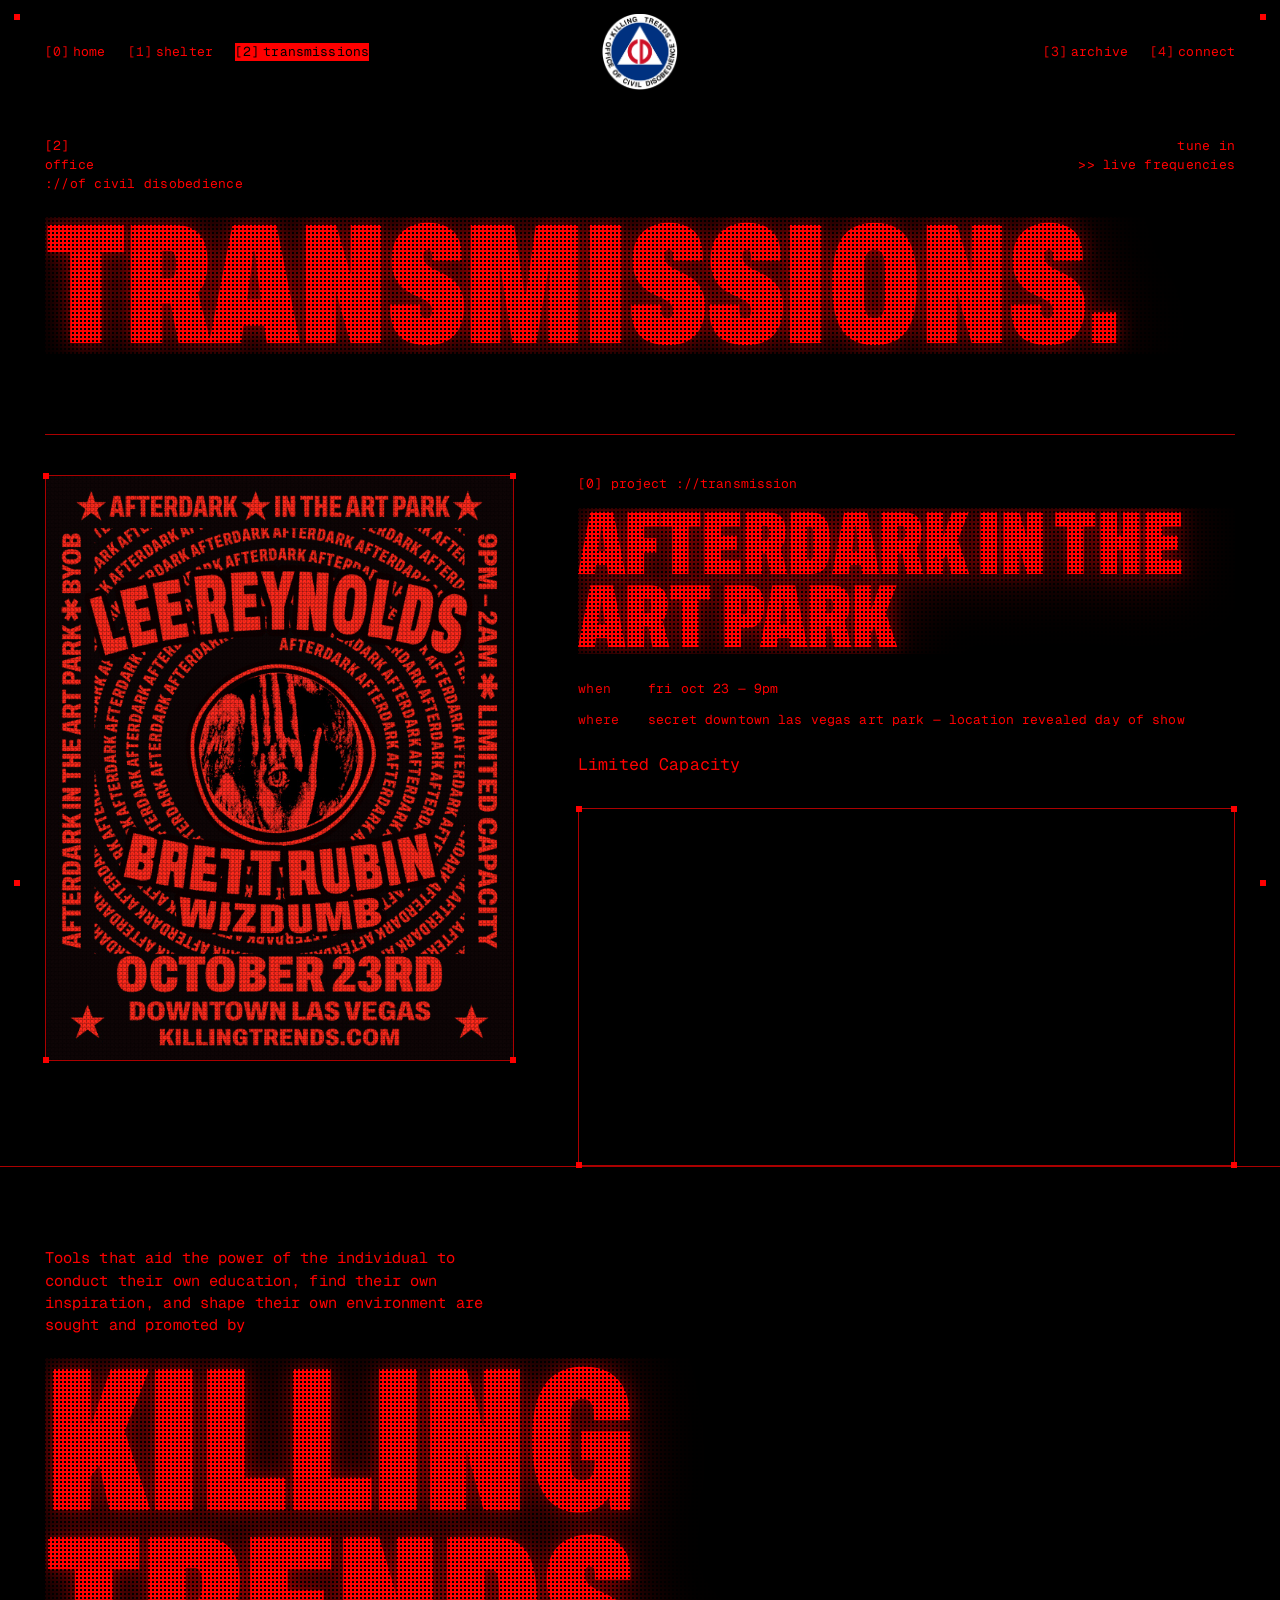
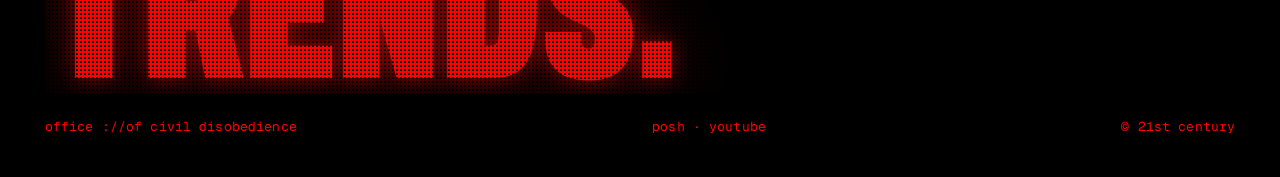
<file: tickets/index.html>
<!DOCTYPE html>
<html lang="en">
<head>
<meta charset="utf-8">
<meta name="viewport" content="width=device-width, initial-scale=1">
<title>Transmissions &mdash; Killing Trends</title>
<meta name="description" content="Tickets for Killing Trends transmissions — underground events from the Office of Civil Disobedience, Las Vegas.">
<meta property="og:type" content="website">
<meta property="og:site_name" content="Killing Trends">
<meta property="og:title" content="Lee Reynolds — Afterdark in the Art Park · Fri Oct 23">
<meta property="og:description" content="Brett Rubin &amp; Wizdumb. 9PM, secret downtown Las Vegas art park. BYOB. Limited capacity.">
<meta property="og:url" content="https://killingtrends.com/tickets/">
<meta property="og:image" content="https://killingtrends.com/assets/og-flyer.jpg">
<meta property="og:image:type" content="image/jpeg">
<meta property="og:image:alt" content="Afterdark in the Art Park flyer — Lee Reynolds, Brett Rubin, Wizdumb. October 23rd, Downtown Las Vegas.">
<meta property="og:image:width" content="1080">
<meta property="og:image:height" content="1350">
<meta name="twitter:card" content="summary_large_image">
<meta name="twitter:image" content="https://killingtrends.com/assets/og-flyer.jpg">
<meta name="theme-color" content="#000000">
<link rel="icon" type="image/png" href="../assets/logo.png">
<link rel="preconnect" href="https://fonts.googleapis.com">
<link rel="preconnect" href="https://fonts.gstatic.com" crossorigin>
<link href="https://fonts.googleapis.com/css2?family=Archivo:wdth,wght@62..125,400..900&family=Geist+Mono:wght@400;500;700&display=swap" rel="stylesheet">
<link rel="stylesheet" href="../css/site.css">
<style>
.page-head { padding-top: 20px; }
.page-head .top { display: flex; justify-content: space-between; gap: 20px; flex-wrap: wrap; margin-bottom: 10px; }
.page-head .mega { font-size: clamp(36px, 13.4vw, 260px); line-height: .8; white-space: nowrap; }

.event-card {
  margin-top: 80px; padding-top: 40px; border-top: 1px solid var(--red-dim);
  display: grid; grid-template-columns: minmax(0, 5fr) minmax(0, 7fr); gap: 5vw; align-items: start;
}
.event-card .flyer .duo { aspect-ratio: auto; }
.event-card .flyer img { width: 100%; height: auto; }
.event-card .num { font-size: 13px; margin-bottom: 14px; display: block; }
.event-card h2 { font-size: clamp(54px, 7vw, 120px); }
.event-card .meta { margin-top: 26px; display: grid; gap: 12px; font-size: 13px; text-transform: lowercase; }
.event-card .meta .label { color: var(--red-soft); display: inline-block; min-width: 70px; margin: 0; }
.event-card .desc { margin-top: 22px; font-size: clamp(15px, 1.3vw, 18px); max-width: 48ch; }
.event-card .btn-outline { margin-top: 32px; }
.posh-embed { margin-top: 32px; padding: 8px; }
.posh-embed iframe { width: 100%; border: 0; height: 340px; display: block; }
@media (max-width: 860px) { .event-card { grid-template-columns: 1fr; gap: 28px; } }

.empty-state { margin-top: 90px; padding: 70px 30px; text-align: center; }
.empty-state h2 { margin-top: 18px; font-size: clamp(40px, 6vw, 90px); }
.empty-state p { margin: 22px auto 0; max-width: 52ch; font-size: 14px; }
</style>
</head>
<body>

<header class="site-header">
  <nav>
    <a href="../"><span class="n">[0]</span>home</a>
    <a href="../shelter/"><span class="n">[1]</span>shelter</a>
    <a href="./" class="active"><span class="n">[2]</span>transmissions</a>
  </nav>
  <a class="logo" href="../"><img src="../assets/logo.png" alt="Killing Trends — Office of Civil Disobedience"></a>
  <nav class="nav-right"><a href="../events/"><span class="n">[3]</span>archive</a><a href="../connect/"><span class="n">[4]</span>connect</a></nav>
</header>

<main class="wrap">
  <div class="page-head">
    <div class="top">
      <p class="micro"><span class="idx">2</span><br>office<br><span class="proto">of civil disobedience</span></p>
      <p class="micro right">tune in<br>&gt;&gt; live frequencies</p>
    </div>
    <h1 class="mega led glow">Transmissions.</h1>
  </div>

  <div id="events"></div>

  <div id="empty" class="empty-state frame" hidden>
    <div class="micro">&mdash; no active transmissions &mdash;</div>
    <h2 class="led glow">The next frequency has not been announced.</h2>
    <p>Members hear it first. Join the list on the <a href="../#join">home page</a>, follow
    <a href="https://posh.vip/g/killingtrends">Killing Trends on Posh</a>, or watch
    <a href="https://www.youtube.com/@killing-trends">@killing-trends</a>.</p>
  </div>
</main>

<footer>
  <p class="creed-line">Tools that aid the power of the individual to conduct their own education, find their own inspiration, and shape their own environment are sought and promoted by</p>
  <div class="big led glow">Killing trends.</div>
  <div class="row">
    <span>office <span class="proto">of civil disobedience</span></span>
    <span><a href="https://posh.vip/g/killingtrends" target="_blank" rel="noopener">posh</a> &middot; <a href="https://www.youtube.com/@killing-trends" target="_blank" rel="noopener">youtube</a></span>
    <span>&copy; 21st century</span>
  </div>
</footer>

<script src="../js/events.js"></script>
<script>
var EVENTS = window.KT_EVENTS || [];
var wrap = document.getElementById('events');
if (!EVENTS.length) {
  document.getElementById('empty').hidden = false;
} else {
  EVENTS.forEach(function (ev, i) {
    var card = document.createElement('div');
    card.className = 'event-card';
    card.innerHTML =
      '<div class="flyer frame"><div class="duo true-color"><img src="../assets/' + ev.img + '" alt="' + ev.title + ' flyer" loading="lazy"></div></div>' +
      '<div>' +
        '<span class="num">[' + i + '] project ://transmission</span>' +
        '<h2 class="led glow">' + ev.title + '</h2>' +
        '<div class="meta">' +
          '<div><span class="label">WHEN&nbsp;&nbsp;</span>' + ev.date + '</div>' +
          '<div><span class="label">WHERE&nbsp;</span>' + ev.venue + '</div>' +
        '</div>' +
        (ev.desc ? '<p class="desc">' + ev.desc + '</p>' : '') +
        (ev.embed && !ev.soldOut
          ? '<div class="posh-embed frame"><iframe src="https://posh.vip/embed/checkout/' + ev.poshSlug + '" height="340" width="100%" style="border:none" title="' + ev.title + ' tickets"></iframe></div>'
          : '<a class="btn-outline' + (ev.soldOut ? ' soldout' : '') + '" href="https://posh.vip/e/' + ev.poshSlug + '" target="_blank" rel="noopener">' + (ev.soldOut ? 'Sold Out' : 'Get Tickets') + '</a>') +
      '</div>';
    wrap.appendChild(card);
  });
}
</script>
<script src="../js/site.js"></script>

</body>
</html>
</file>
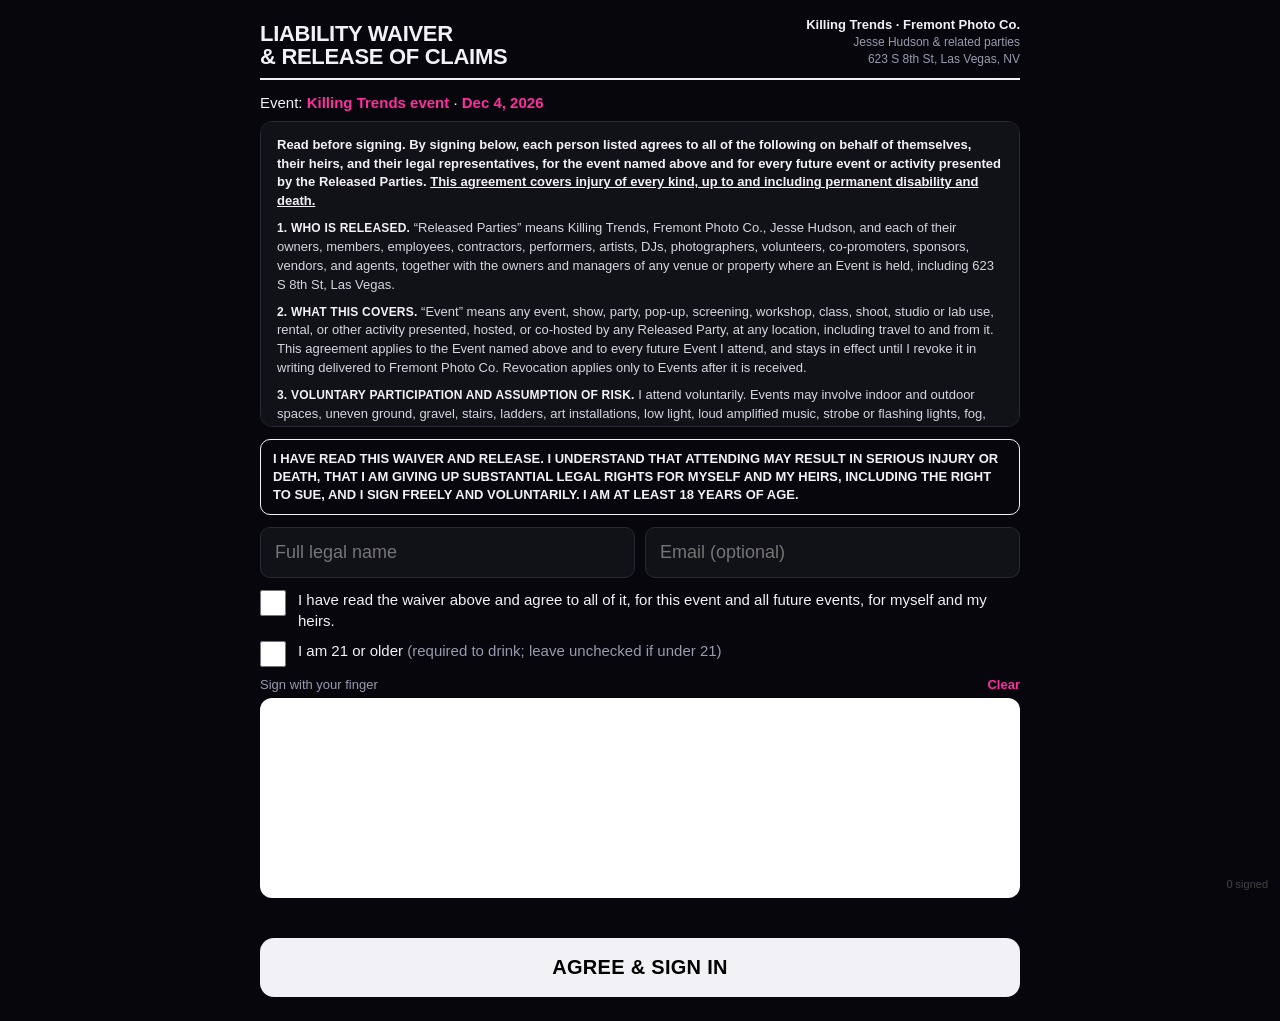
<file: waiver/index.html>
<!doctype html>
<html lang="en"><head>
<meta charset="utf-8">
<meta name="viewport" content="width=device-width, initial-scale=1, maximum-scale=1, user-scalable=no, viewport-fit=cover">
<meta name="apple-mobile-web-app-capable" content="yes">
<meta name="apple-mobile-web-app-status-bar-style" content="black-translucent">
<meta name="robots" content="noindex">
<title>Sign In &amp; Waiver — Killing Trends</title>
<style>
  :root { --bg:#06060c; --card:#111118; --line:#2a2a36; --text:#f2f2f6; --dim:#9a9aae; --accent:#ff2fa0; --ok:#fff; }
  * { box-sizing:border-box; -webkit-tap-highlight-color:transparent; }
  html,body { margin:0; overscroll-behavior:none; background:var(--bg); color:var(--text); font-family:-apple-system,Helvetica,Arial,sans-serif; -webkit-text-size-adjust:100%; }
  body { padding:max(16px,env(safe-area-inset-top)) 16px max(24px,env(safe-area-inset-bottom)); }
  .wrap { max-width:760px; margin:0 auto; }
  header { display:flex; justify-content:space-between; align-items:flex-end; border-bottom:2px solid var(--text); padding-bottom:10px; margin-bottom:14px; }
  h1 { font-size:22px; line-height:1.05; margin:0; text-transform:uppercase; letter-spacing:-.3px; }
  .meta { text-align:right; font-size:12px; color:var(--dim); line-height:1.4; }
  .meta b { color:var(--text); font-size:13px; display:block; }
  .event { font-size:15px; color:var(--text); margin:0 0 10px; }
  .event span { color:var(--accent); font-weight:700; }
  .legal { background:var(--card); border:1px solid var(--line); border-radius:12px; padding:14px 16px; max-height:34vh; overflow:auto; font-size:13px; line-height:1.45; color:#d6d6e0; }
  .legal p { margin:0 0 8px; } .legal p b { color:var(--text); text-transform:uppercase; font-size:12px; letter-spacing:.2px; }
  .legal .intro { color:var(--text); font-weight:600; }
  .ack { border:1.5px solid var(--text); border-radius:10px; padding:10px 12px; margin:12px 0; font-weight:700; font-size:13px; line-height:1.4; }
  label.row { display:flex; gap:12px; align-items:flex-start; font-size:15px; margin:10px 0; line-height:1.35; }
  input[type=checkbox] { width:26px; height:26px; flex:0 0 26px; accent-color:var(--accent); margin:0; }
  .fields { display:grid; grid-template-columns:1fr 1fr; gap:10px; margin:12px 0; }
  .fields input { width:100%; font-size:18px; padding:14px; border-radius:10px; border:1px solid var(--line); background:var(--card); color:var(--text); }
  .fields input:focus { outline:2px solid var(--accent); border-color:transparent; }
  .sig { margin:10px 0 6px; }
  .sig .lbl { display:flex; justify-content:space-between; font-size:13px; color:var(--dim); margin-bottom:6px; }
  .sig button { background:none; border:0; color:var(--accent); font-size:13px; font-weight:600; padding:0; }
  canvas { width:100%; height:200px; background:#fff; border-radius:12px; touch-action:none; display:block; }
  .submit { width:100%; margin-top:14px; font-size:20px; font-weight:800; padding:18px; border-radius:14px; border:0; background:var(--text); color:#000; text-transform:uppercase; letter-spacing:.3px; }
  .submit:disabled { opacity:.35; }
  .err { color:var(--accent); font-size:14px; min-height:18px; margin-top:8px; text-align:center; }
  #done { display:none; text-align:center; padding:12vh 0; }
  #done h2 { font-size:34px; margin:0 0 8px; text-transform:uppercase; }
  #done p { color:var(--dim); font-size:16px; }
  #count { position:fixed; right:12px; bottom:10px; font-size:11px; color:#444; }
  #admin { display:none; }
  #admin table { width:100%; border-collapse:collapse; font-size:13px; }
  #admin td,#admin th { border-bottom:1px solid var(--line); padding:6px 4px; text-align:left; vertical-align:middle; }
  #admin img { height:40px; background:#fff; border-radius:4px; }
  .btns { display:flex; gap:8px; flex-wrap:wrap; margin:12px 0; }
  .btns button,.btns a { font-size:14px; font-weight:700; padding:12px 14px; border-radius:10px; border:1px solid var(--line); background:var(--card); color:var(--text); text-decoration:none; }
  .btns .danger { color:var(--accent); }
  @media print { body { background:#fff; color:#000; padding:0; } .noprint { display:none !important; } #printview { display:block !important; } }
  #printview { display:none; color:#000; background:#fff; }
  .rec { page-break-after:always; padding:.4in .5in; font-family:Helvetica,Arial,sans-serif; font-size:8pt; line-height:1.3; }
  .rec h3 { font-size:14pt; margin:0 0 4px; text-transform:uppercase; }
  .rec .who { font-size:11pt; margin:10px 0 4px; font-weight:700; }
  .rec img { height:90px; border-bottom:1px solid #000; }
  .rec .legal { max-height:none; overflow:visible; background:none; border:0; padding:0; color:#000; font-size:7.6pt; }
  .rec .legal p b { color:#000; }
</style></head><body>
<div class="wrap">
<div id="form" class="noprint">
<header>
  <div><h1 id="title">Liability Waiver<br>&amp; Release of Claims</h1></div>
  <div class="meta"><b>Killing Trends · Fremont Photo Co.</b>Jesse Hudson &amp; related parties<br>623 S 8th St, Las Vegas, NV</div>
</header>
<p class="event">Event: <span id="evName">—</span> · <span id="evDate"></span></p>
<div class="legal" id="legal">
<p class="intro">Read before signing. By signing below, each person listed agrees to all of the following on behalf of themselves, their heirs, and their legal representatives, for the event named above and for every future event or activity presented by the Released Parties. <u>This agreement covers injury of every kind, up to and including permanent disability and death.</u></p>
<p><b>1. Who is released.</b> “Released Parties” means Killing Trends, Fremont Photo Co., Jesse Hudson, and each of their owners, members, employees, contractors, performers, artists, DJs, photographers, volunteers, co‑promoters, sponsors, vendors, and agents, together with the owners and managers of any venue or property where an Event is held, including 623 S 8th St, Las Vegas.</p>
<p><b>2. What this covers.</b> “Event” means any event, show, party, pop‑up, screening, workshop, class, shoot, studio or lab use, rental, or other activity presented, hosted, or co‑hosted by any Released Party, at any location, including travel to and from it. This agreement applies to the Event named above and to every future Event I attend, and stays in effect until I revoke it in writing delivered to Fremont Photo Co. Revocation applies only to Events after it is received.</p>
<p><b>3. Voluntary participation and assumption of risk.</b> I attend voluntarily. Events may involve indoor and outdoor spaces, uneven ground, gravel, stairs, ladders, art installations, low light, loud amplified music, strobe or flashing lights, fog, crowds, open flame or heat sources, photographic and darkroom chemicals, electrical equipment, vehicles in adjacent lots and streets, and alcohol brought by guests. I understand these carry risk of <b>serious bodily injury, permanent disability, paralysis, hearing loss, illness, property loss, and death</b>, and I knowingly accept and assume all such risks, known or unknown, foreseeable or not, including risks caused by the ordinary negligence of the Released Parties.</p>
<p><b>4. Release and waiver.</b> To the fullest extent permitted by Nevada law, I release, waive, and discharge the Released Parties from any and all claims, demands, damages, or causes of action of every kind for bodily injury, illness, disability, <b>death (including wrongful death and survival claims)</b>, emotional distress, or loss of or damage to property arising out of any Event, including claims based on the ordinary negligence of the Released Parties. This release does not apply to gross negligence or intentional misconduct to the extent Nevada law prohibits their release.</p>
<p><b>5. Binding on heirs and estate.</b> This agreement binds me and my spouse, children, heirs, estate, executors, administrators, next of kin, insurers, and anyone claiming through me. If I am injured or die, I intend that none of them may bring any claim released here, and my estate will indemnify the Released Parties against any such claim.</p>
<p><b>6. Indemnity.</b> I will indemnify and hold harmless the Released Parties from any claim, loss, or expense (including reasonable attorney fees) arising from my conduct at any Event or from any guest I bring.</p>
<p><b>7. Alcohol.</b> Unless a licensed vendor is on site, no alcohol is sold or served by the organizers. If I bring or consume alcohol, I confirm I am at least 21, I am solely responsible for my own consumption and conduct, I will not provide alcohol to anyone under 21, and I will not drive impaired. I may be asked for ID and may be refused entry or removed without refund.</p>
<p><b>8. Conduct and removal.</b> I will follow staff instructions and respect the venue, the neighborhood, the art, equipment, and other guests. Weapons, illegal substances, fireworks, and harassment are prohibited. Organizers may refuse entry or remove anyone at their sole discretion without refund, and may enforce no re‑entry.</p>
<p><b>9. Medical.</b> I consent to emergency medical treatment if I am unable to consent, and I am responsible for any resulting costs. I confirm I have no condition that makes attendance unsafe.</p>
<p><b>10. Photo, video, and audio release.</b> Events are photographed and recorded. I grant the Released Parties the irrevocable, royalty‑free right to use my image, likeness, and voice in any media, worldwide and in perpetuity, for promotional, editorial, archival, and commercial purposes, without compensation or further approval.</p>
<p><b>11. Personal property: theft, loss, and damage.</b> I bring all personal property at my own risk. The Released Parties are <b>not responsible for any property that is lost, stolen, misplaced, confiscated, or damaged</b> for any reason, including theft by other guests or third parties, whether the property is on my person, left unattended, left in a vehicle, or handed to staff or placed in any coat check, bag drop, or storage area. This includes phones, cameras, bags, wallets, jewelry, clothing, equipment, and vehicles, bicycles, and scooters and their contents, in any lot or on surrounding streets. Accepting an item for holding does not create a bailment or any duty of care. Items left behind may be discarded after 7 days. I waive all claims for such property and will look only to my own insurance.</p>
<p><b>12. General.</b> Nevada law governs; venue is Clark County. If any part is held unenforceable, the rest remains in effect. This is the entire agreement about the subjects it covers. A signature on this sign‑in sheet, in ink or electronically, is as binding as a signature on a separate copy.</p>
</div>
<div class="ack">I HAVE READ THIS WAIVER AND RELEASE. I UNDERSTAND THAT ATTENDING MAY RESULT IN SERIOUS INJURY OR DEATH, THAT I AM GIVING UP SUBSTANTIAL LEGAL RIGHTS FOR MYSELF AND MY HEIRS, INCLUDING THE RIGHT TO SUE, AND I SIGN FREELY AND VOLUNTARILY. I AM AT LEAST 18 YEARS OF AGE.</div>
<div class="fields">
  <input id="name" type="text" placeholder="Full legal name" autocomplete="off" autocapitalize="words" enterkeyhint="next">
  <input id="email" type="email" placeholder="Email (optional)" autocomplete="off" autocapitalize="off" enterkeyhint="done">
</div>
<label class="row"><input id="agree" type="checkbox"><span>I have read the waiver above and agree to all of it, for this event and all future events, for myself and my heirs.</span></label>
<label class="row"><input id="over21" type="checkbox"><span>I am 21 or older <span style="color:var(--dim)">(required to drink; leave unchecked if under 21)</span></span></label>
<div class="sig"><div class="lbl"><span>Sign with your finger</span><button type="button" id="clear">Clear</button></div><canvas id="pad"></canvas></div>
<div class="err" id="err"></div>
<button class="submit" id="submit">Agree &amp; Sign In</button>
</div>

<div id="done" class="noprint"><h2>You're in.</h2><p>Thanks, <span id="doneName"></span>. Hand the iPad back.</p></div>

<div id="admin" class="noprint">
  <header><div><h1>Signed waivers</h1></div><div class="meta"><b id="adminCount"></b></div></header>
  <div class="fields"><input id="evInput" type="text" placeholder="Event name (shown to guests)"><input id="evDateInput" type="text" placeholder="Date (e.g. Oct 23, 2026)"></div>
  <div class="btns">
    <button id="saveEv">Save event</button>
    <button id="printAll">Print / Save PDF (all)</button>
    <button id="csv">Download CSV</button>
    <button id="json">Backup JSON</button>
    <button id="back">Back to kiosk</button>
    <button id="wipe" class="danger">Delete all (after backup)</button>
  </div>
  <table><thead><tr><th>#</th><th>Name</th><th>Email</th><th>21+</th><th>Time</th><th>Signature</th></tr></thead><tbody id="rows"></tbody></table>
</div>
</div>

<div id="printview"></div>
<div id="count" class="noprint"></div>

<script>
(function(){
  const KEY='kt_waivers_v1', EV='kt_waiver_event';
  const $=id=>document.getElementById(id);
  const load=()=>{try{return JSON.parse(localStorage.getItem(KEY)||'[]')}catch(e){return []}};
  const save=a=>localStorage.setItem(KEY,JSON.stringify(a));
  const ev=()=>{try{return JSON.parse(localStorage.getItem(EV)||'{}')}catch(e){return {}}};
  const todayStr=()=>new Date().toLocaleDateString('en-US',{month:'short',day:'numeric',year:'numeric'});
  function showEv(){const e=ev(); $('evName').textContent=e.name||'Killing Trends event'; $('evDate').textContent=e.date||todayStr(); $('count').textContent=load().length+' signed';}
  // preset event from URL once: /waiver/?event=After%20Dark&date=Oct%2023,%202026
  (function(){const q=new URLSearchParams(location.search); if(q.get('event')){localStorage.setItem(EV,JSON.stringify({name:q.get('event'),date:q.get('date')||todayStr()})); history.replaceState(null,'',location.pathname+location.hash);}})();
  showEv();

  // signature pad
  const c=$('pad'), ctx=c.getContext('2d'); let drawing=false, dirty=false, last=null;
  function fit(){const r=c.getBoundingClientRect(), d=Math.min(window.devicePixelRatio||1,2); const img=dirty?c.toDataURL():null; c.width=r.width*d; c.height=r.height*d; ctx.scale(d,d); ctx.lineWidth=2.6; ctx.lineCap='round'; ctx.lineJoin='round'; ctx.strokeStyle='#000'; if(img){const i=new Image(); i.onload=()=>ctx.drawImage(i,0,0,r.width,r.height); i.src=img;}}
  fit(); addEventListener('resize',fit);
  const pos=e=>{const r=c.getBoundingClientRect(); return [e.clientX-r.left,e.clientY-r.top]};
  const start=(x,y)=>{drawing=true; last=[x,y]; ctx.beginPath(); ctx.moveTo(x,y); ctx.lineTo(x+.1,y); ctx.stroke(); dirty=true;};
  let queue=[], raf=0;
  const flush=()=>{raf=0; if(!queue.length) return; ctx.beginPath(); ctx.moveTo(last[0],last[1]); for(const q of queue){ctx.lineTo(q[0],q[1]); last=q;} ctx.stroke(); queue=[];};
  const move=(x,y)=>{if(!drawing)return; queue.push([x,y]); if(!raf) raf=requestAnimationFrame(flush);};
  const end=()=>{flush(); drawing=false;};
  if(window.PointerEvent){
    c.addEventListener('pointerdown',e=>{e.preventDefault(); try{c.setPointerCapture(e.pointerId);}catch(_){} const p=pos(e); start(p[0],p[1]);});
    c.addEventListener('pointermove',e=>{if(!drawing)return; const evs=e.getCoalescedEvents?e.getCoalescedEvents():[]; for(const ev of (evs.length?evs:[e])){const p=pos(ev); move(p[0],p[1]);}});
    c.addEventListener('pointerup',end); c.addEventListener('pointercancel',end); c.addEventListener('pointerleave',end);
  } else {
    const tp=e=>{const t=e.touches[0]||e.changedTouches[0]; const r=c.getBoundingClientRect(); return [t.clientX-r.left,t.clientY-r.top]};
    c.addEventListener('touchstart',e=>{e.preventDefault(); const p=tp(e); start(p[0],p[1]);},{passive:false});
    c.addEventListener('touchmove',e=>{e.preventDefault(); const p=tp(e); move(p[0],p[1]);},{passive:false});
    c.addEventListener('touchend',end); c.addEventListener('touchcancel',end);
    c.addEventListener('mousedown',e=>{const p=pos(e); start(p[0],p[1]);}); c.addEventListener('mousemove',e=>{const p=pos(e); move(p[0],p[1]);}); addEventListener('mouseup',end);
  }

  function clearPad(){ctx.save(); ctx.setTransform(1,0,0,1,0,0); ctx.clearRect(0,0,c.width,c.height); ctx.restore(); dirty=false;}
  $('clear').onclick=clearPad;

  $('submit').onclick=()=>{
    const name=$('name').value.trim(); const err=$('err');
    if(name.length<3) return err.textContent='Enter your full name.';
    if(!$('agree').checked) return err.textContent='Check the box to agree to the waiver.';
    if(!dirty) return err.textContent='Sign in the white box.';
    err.textContent='';
    const e=ev(); const rec={name, email:$('email').value.trim(), over21:$('over21').checked, agreed:true, event:e.name||'Killing Trends event', eventDate:e.date||todayStr(), ts:new Date().toISOString(), sig:c.toDataURL('image/png'), ua:navigator.userAgent};
    const all=load(); all.push(rec); save(all);
    $('doneName').textContent=name.split(' ')[0]; $('form').style.display='none'; $('done').style.display='block';
    setTimeout(()=>{ $('name').value=''; $('email').value=''; $('agree').checked=false; $('over21').checked=false; clearPad(); $('legal').scrollTop=0; $('done').style.display='none'; $('form').style.display='block'; showEv(); fit(); window.scrollTo(0,0); },2500);
  };

  // admin: 5 taps on the title, or #admin in the URL
  let taps=0, tmr; $('title').addEventListener('click',()=>{taps++; clearTimeout(tmr); tmr=setTimeout(()=>taps=0,1500); if(taps>=5){taps=0; openAdmin();}});
  function openAdmin(){
    const all=load(), e=ev(); $('evInput').value=e.name||''; $('evDateInput').value=e.date||'';
    $('adminCount').textContent=all.length+' signed'; $('rows').innerHTML=all.map((r,i)=>`<tr><td>${i+1}</td><td>${esc(r.name)}</td><td>${esc(r.email||'')}</td><td>${r.over21?'Yes':'—'}</td><td>${new Date(r.ts).toLocaleString()}</td><td><img src="${r.sig}"></td></tr>`).join('');
    $('form').style.display='none'; $('done').style.display='none'; $('admin').style.display='block';
  }
  const esc=s=>String(s).replace(/[&<>"]/g,m=>({'&':'&amp;','<':'&lt;','>':'&gt;','"':'&quot;'}[m]));
  $('saveEv').onclick=()=>{localStorage.setItem(EV,JSON.stringify({name:$('evInput').value.trim(),date:$('evDateInput').value.trim()})); showEv(); $('adminCount').textContent='Saved · '+load().length+' signed';};
  $('back').onclick=()=>{location.hash=''; $('admin').style.display='none'; $('form').style.display='block'; showEv(); fit();};
  $('wipe').onclick=()=>{const n=prompt('Type DELETE to erase all '+load().length+' signed waivers from this iPad. Back them up first.'); if(n==='DELETE'){save([]); openAdmin();}};
  const dl=(name,type,data)=>{const b=new Blob([data],{type}); const a=document.createElement('a'); a.href=URL.createObjectURL(b); a.download=name; document.body.appendChild(a); a.click(); setTimeout(()=>{URL.revokeObjectURL(a.href); a.remove();},1000);};
  $('json').onclick=()=>dl('kt-waivers-'+Date.now()+'.json','application/json',JSON.stringify(load(),null,1));
  $('csv').onclick=()=>{const q=v=>'"'+String(v==null?'':v).replace(/"/g,'""')+'"'; const rows=[['#','Name','Email','21+','Agreed','Event','Event date','Signed at (ISO)','Signature PNG (data URL)']].concat(load().map((r,i)=>[i+1,r.name,r.email,r.over21?'Yes':'No','Yes',r.event,r.eventDate,r.ts,r.sig])); dl('kt-waivers-'+Date.now()+'.csv','text/csv',rows.map(r=>r.map(q).join(',')).join('\n'));};
  $('printAll').onclick=()=>{const legal=$('legal').innerHTML; $('printview').innerHTML=load().map((r,i)=>`<div class="rec"><h3>Liability Waiver &amp; Release of Claims</h3><div>Killing Trends · Fremont Photo Co. · Jesse Hudson &amp; related parties · 623 S 8th St, Las Vegas, NV 89101</div><div class="who">${esc(r.event)} · ${esc(r.eventDate)} · Record ${i+1}</div><div class="legal">${legal}</div><div class="who">Signed by: ${esc(r.name)}${r.email?' · '+esc(r.email):''} · 21+: ${r.over21?'Yes':'Not confirmed'} · ${new Date(r.ts).toLocaleString()}</div><img src="${r.sig}"><div>Electronic signature captured on organizer device. Agreed to full waiver text above.</div></div>`).join(''); setTimeout(()=>window.print(),200);};
  if(location.hash==='#admin') openAdmin();
  addEventListener('hashchange',()=>{if(location.hash==='#admin') openAdmin();});
})();
</script>
</body></html>
</file>
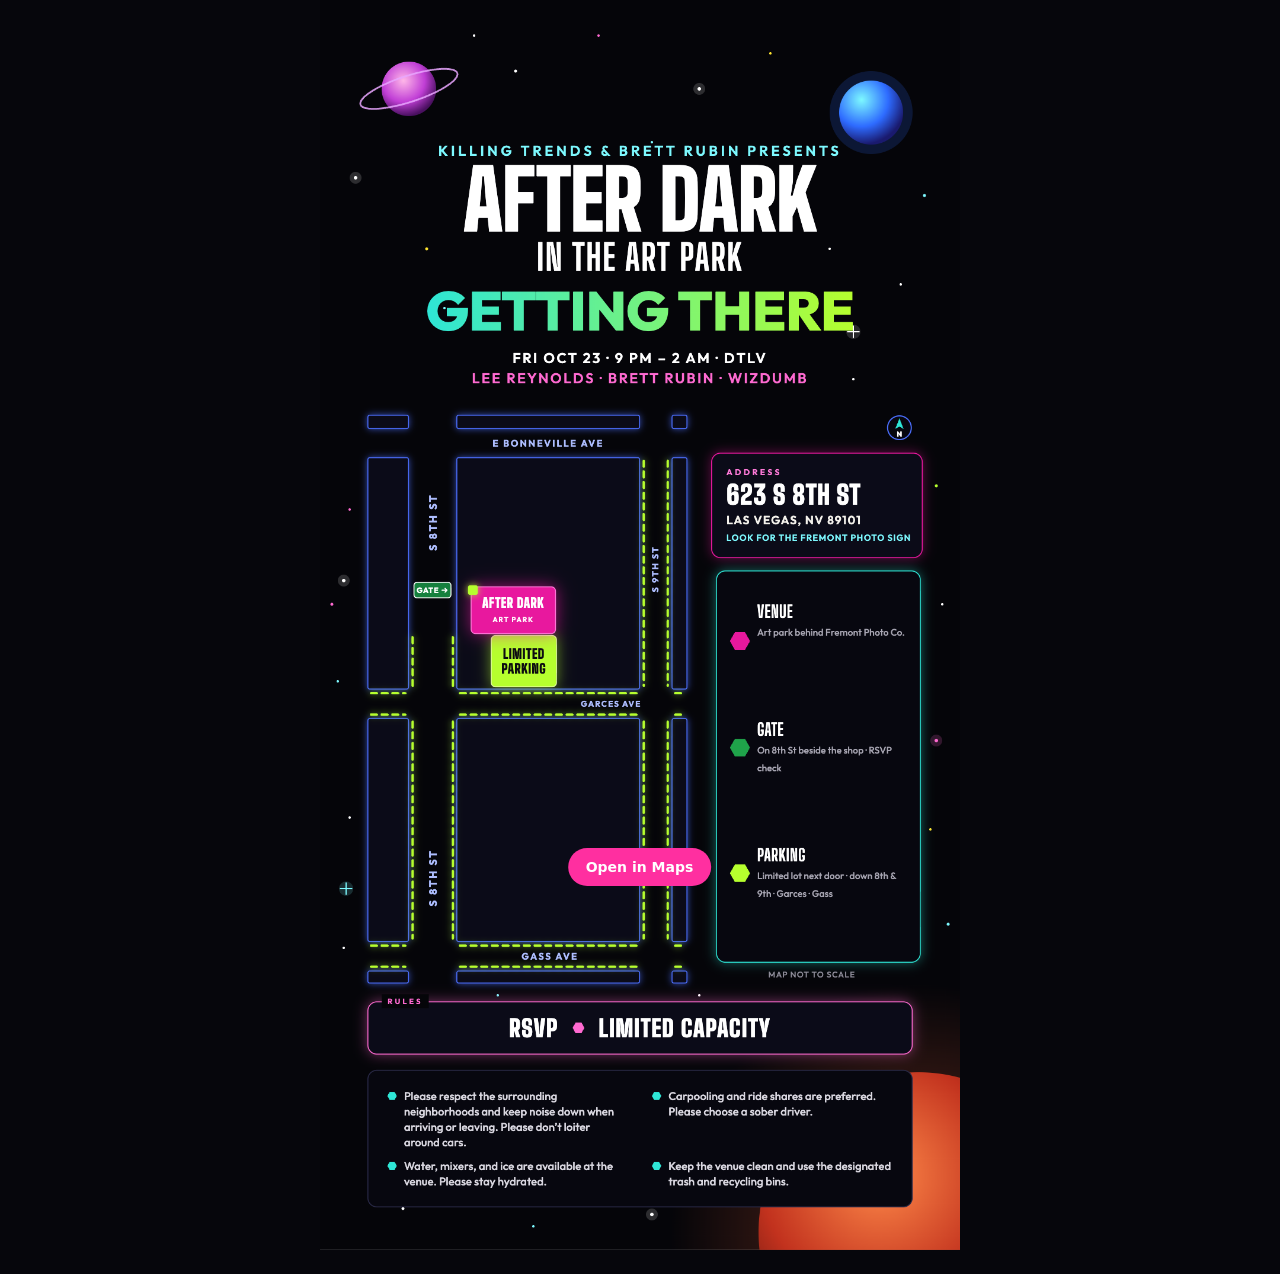
<file: afterdark/directions/index.html>
<!doctype html>
<html lang="en">
<head>
<meta charset="utf-8">
<meta name="viewport" content="width=device-width, initial-scale=1, viewport-fit=cover">
<title>Getting There &mdash; After Dark in the Art Park</title>
<meta name="description" content="Directions, gate, parking and rules for After Dark in the Art Park. Fri Oct 23, 9 PM – 2 AM, 623 S 8th St, Las Vegas.">
<meta name="theme-color" content="#06060c">
<meta property="og:title" content="After Dark in the Art Park — Getting There">
<meta property="og:description" content="623 S 8th St, Las Vegas. Gate on 8th St beside the shop. Limited parking. RSVP · No re-entry · Limited capacity.">
<meta property="og:image" content="https://killingtrends.com/afterdark/directions/getting-there.png">
<meta name="twitter:card" content="summary_large_image">
<meta name="robots" content="noindex">
<style>
  * { box-sizing: border-box; }
  html, body { margin: 0; background: #06060c; }
  body { display: flex; justify-content: center; min-height: 100dvh; padding: 0 0 24px; }
  img { display: block; width: 100%; max-width: 640px; height: auto; }
  a { position: fixed; left: 50%; bottom: 14px; transform: translateX(-50%); font: 600 14px/1 -apple-system, system-ui, sans-serif; color: #fff; background: #ff2fa0; text-decoration: none; padding: 12px 18px; border-radius: 999px; white-space: nowrap; }
</style>
</head>
<body>
<img src="getting-there.png" alt="After Dark in the Art Park — Getting There. 623 S 8th St, Las Vegas, NV 89101. Look for the Fremont Photo sign. Venue: art park behind Fremont Photo Co. Gate on 8th St beside the shop, RSVP check. Limited parking lot next door, plus 8th, 9th, Garces and Gass. Rules: RSVP, no re-entry, limited capacity. Keep noise down, carpool, stay hydrated, use the trash bins.">
<a href="https://maps.apple.com/?address=623+S+8th+St,+Las+Vegas,+NV+89101">Open in Maps</a>
</body>
</html>
</file>
<file: css/site.css>
/* =========================================================================
   KILLING TRENDS — "signal" system
   Black + pure red only. Giant condensed type with an LED dot texture,
   tiny lowercase mono, bracketed indices, corner-marked frames.
   ========================================================================= */

:root {
  --bg: #000;
  --red: #ff0000;
  --red-dim: #ab0000;          /* lines & borders only */
  --red-soft: #ec0000;         /* secondary TEXT: 4.6:1 on black (AA) */
  --red-ghost: rgba(255, 0, 0, .14);
  --head: 'Archivo', 'Arial Narrow', sans-serif;
  --mono: 'Geist Mono', ui-monospace, Menlo, monospace;
  --gutter: clamp(16px, 2.4vw, 36px);
  --dot: 4px;                 /* LED pitch */
  --ink: var(--red);          /* legacy name used by inline styles */
}

* { box-sizing: border-box; }
html { background: var(--bg); scroll-behavior: smooth; }
body {
  margin: 0;
  background: var(--bg);
  color: var(--red);
  font-family: var(--mono);
  font-size: 13px;
  line-height: 1.45;
  letter-spacing: .01em;
  -webkit-font-smoothing: antialiased;
  overflow-x: hidden;
}
::selection { background: var(--red); color: #000; }
a { color: inherit; }
img, video, iframe { display: block; max-width: 100%; }
button { font: inherit; color: inherit; }

/* ---------- Type ---------- */

/* Giant condensed display type with LED dot-matrix texture */
.mega, .big, h1, h2 {
  font-family: var(--head);
  font-stretch: 62%;
  font-weight: 900;
  text-transform: uppercase;
  line-height: .82;
  letter-spacing: -.01em;
  margin: 0;
}
.led {
  -webkit-mask-image: radial-gradient(circle, #000 58%, transparent 64%);
          mask-image: radial-gradient(circle, #000 58%, transparent 64%);
  -webkit-mask-size: var(--dot) var(--dot);
          mask-size: var(--dot) var(--dot);
}
.glow { filter: drop-shadow(0 0 10px rgba(255, 0, 0, .55)) drop-shadow(0 0 32px rgba(255, 0, 0, .35)); }
.mega { font-size: clamp(88px, 19vw, 340px); }
.big  { font-size: clamp(60px, 11vw, 200px); }
h2    { font-size: clamp(48px, 7.5vw, 128px); }
.blur-word { filter: blur(6px); opacity: .9; }

.micro, .label {
  font-family: var(--mono);
  font-size: 13px;
  text-transform: lowercase;
  letter-spacing: .02em;
  color: var(--red);
}
.label { display: block; margin-bottom: 6px; }
.dim { color: var(--red-soft); }
.idx { font-family: var(--mono); font-size: 13px; }
.idx::before { content: "["; }
.idx::after  { content: "]"; }
.proto::before { content: "://"; }

/* ---------- Fixed viewport frame (corner squares) ---------- */
.vframe { position: fixed; inset: 0; pointer-events: none; z-index: 90; }
.vframe i {
  position: absolute; width: 6px; height: 6px; background: var(--red);
}
.vframe i:nth-child(1) { top: 14px; left: 14px; }
.vframe i:nth-child(2) { top: 14px; right: 14px; }
.vframe i:nth-child(3) { bottom: 14px; left: 14px; }
.vframe i:nth-child(4) { bottom: 14px; right: 14px; }

/* ---------- Header ---------- */
.site-header {
  position: sticky; top: 0; z-index: 80;
  display: grid; grid-template-columns: 1fr auto 1fr; align-items: center;
  padding: 14px calc(var(--gutter) + 14px);
  background: linear-gradient(#000 40%, rgba(0,0,0,0));
}
.site-header nav { display: flex; gap: 22px; flex-wrap: wrap; }
.site-header nav.nav-right { justify-content: flex-end; }
.site-header nav a {
  text-decoration: none; text-transform: lowercase; font-size: 13px; position: relative;
}
.site-header nav a .n { color: var(--red-soft); margin-right: 4px; }
.site-header nav a:hover, .site-header nav a.active { background: var(--red); color: #000; }
.site-header nav a.active .n, .site-header nav a:hover .n { color: #000; }
.logo { display: block; width: 76px; height: 76px; justify-self: center; transition: transform .2s; }
.logo:hover { transform: scale(1.06); }
.logo img { width: 100%; height: 100%; object-fit: contain; }
@media (max-width: 720px) {
  .site-header { grid-template-columns: 1fr auto; row-gap: 10px; }
  .site-header .logo { grid-column: 2; grid-row: 1; width: 54px; height: 54px; }
  .site-header { padding: 12px 22px; }
  .site-header nav { grid-column: 1; grid-row: 1; gap: 4px 12px; }
  .site-header nav a { font-size: 12px; }
  .site-header nav.nav-right { grid-column: 1 / -1; grid-row: 2; justify-content: flex-start; }
}

/* ---------- Layout ---------- */
.wrap { padding: 0 calc(var(--gutter) + 14px); }
section { position: relative; }
.pad { padding-top: clamp(80px, 12vw, 180px); padding-bottom: clamp(80px, 12vw, 180px); }
.row { display: flex; justify-content: space-between; align-items: baseline; gap: 16px; }
.right { text-align: right; }

/* ---------- Media frames: red duotone + LED grid + corner squares ---------- */
.frame {
  position: relative; border: 1px solid var(--red-dim);
}
.frame::before, .frame::after,
.frame > .c1, .frame > .c2 { content: ""; position: absolute; width: 6px; height: 6px; background: var(--red); z-index: 3; }
.frame::before { top: -3px; left: -3px; }
.frame::after  { top: -3px; right: -3px; }
.frame > .c1   { bottom: -3px; left: -3px; }
.frame > .c2   { bottom: -3px; right: -3px; }

.duo { position: relative; overflow: hidden; background: var(--red); }
.duo > img, .duo > video {
  width: 100%; height: 100%; object-fit: cover;
  filter: grayscale(1) contrast(1.35) brightness(.95);
  mix-blend-mode: multiply;
}
.duo::after { /* LED grid */
  content: ""; position: absolute; inset: 0; pointer-events: none; z-index: 2;
  background:
    repeating-linear-gradient(0deg, rgba(0,0,0,.55) 0 1px, transparent 1px var(--dot)),
    repeating-linear-gradient(90deg, rgba(0,0,0,.55) 0 1px, transparent 1px var(--dot));
}
.duo.true-color { background: #000; }
.duo.true-color > img, .duo.true-color > video { filter: none; mix-blend-mode: normal; }
.duo.true-color::after { opacity: .35; }
.duo.hover-reveal > img { transition: filter .35s; }
.duo.hover-reveal:hover { background: #000; }
.duo.hover-reveal:hover > img, .duo.hover-reveal.lit > img { filter: none; mix-blend-mode: normal; }
.duo.hover-reveal.lit { background: #000; }

.caption {
  display: grid; grid-template-columns: auto 1fr auto; gap: 14px;
  padding-top: 10px; font-size: 13px; text-transform: lowercase;
}
.caption .what { padding-left: 15%; }
.caption .tag { text-align: right; }

/* ---------- Buttons & forms ---------- */
.btn, .btn-outline {
  display: inline-flex; align-items: center; gap: 10px;
  font-family: var(--mono); font-size: 13px; text-transform: lowercase; text-decoration: none;
  padding: 10px 16px; border: 1px solid var(--red); background: transparent; color: var(--red);
  cursor: pointer;
}
.btn::before, .btn-outline::before { content: "["; }
.btn::after, .btn-outline::after { content: "]"; }
.btn:hover, .btn-outline:hover { background: var(--red); color: #000; }
.btn-outline.soldout, .btn.soldout { opacity: .4; pointer-events: none; }

input, textarea {
  font: inherit; color: var(--red); background: transparent;
  border: 0; border-bottom: 1px solid var(--red-dim); border-radius: 0;
  padding: 12px 0; outline: none; width: 100%; text-transform: lowercase;
}
input::placeholder, textarea::placeholder { color: var(--red-soft); opacity: 1; }
input:focus { border-bottom-color: var(--red); }
:focus-visible { outline: 1px dashed var(--red); outline-offset: 3px; }

/* ---------- Reveal on scroll ---------- */
.rv { opacity: 0; transform: translateY(24px); transition: opacity .8s ease, transform .8s ease; }
.rv.in { opacity: 1; transform: none; }

/* ---------- Footer ---------- */
footer { padding: 80px calc(var(--gutter) + 14px) 40px; border-top: 1px solid var(--red-dim); }
footer .big { font-size: clamp(64px, 16vw, 300px); }
footer .creed-line { max-width: 52ch; margin: 0 0 22px; font-size: clamp(14px, 1.2vw, 17px); text-transform: none; }
footer .row { margin-top: 24px; font-size: 13px; text-transform: lowercase; }
footer a { text-decoration: none; }
footer a:hover { background: var(--red); color: #000; }

@media (prefers-reduced-motion: reduce) {
  html { scroll-behavior: auto; }
  .rv { opacity: 1; transform: none; transition: none; }
}

/* ---------- Phone menu ---------- */
.menu-btn { display: none; }
.menu-panel {
  position: fixed; inset: 0; z-index: 150; background: #000;
  display: flex; flex-direction: column; justify-content: center; gap: 6px;
  padding: 80px calc(var(--gutter) + 14px) 40px;
  opacity: 0; visibility: hidden; transition: opacity .25s, visibility .25s;
}
.menu-panel.open { opacity: 1; visibility: visible; }
.menu-panel a {
  font-family: var(--head); font-stretch: 62%; font-weight: 900; text-transform: uppercase;
  font-size: clamp(40px, 13vw, 120px); line-height: .92; text-decoration: none; display: flex; align-items: baseline; gap: 12px;
}
.menu-panel a .n { font-family: var(--mono); font-size: 13px; font-weight: 400; color: var(--red-soft); }
.menu-panel a.active, .menu-panel a:hover { color: #000; background: var(--red); }
.menu-panel .close { position: absolute; top: 18px; right: calc(var(--gutter) + 14px); }
@media (max-width: 720px) {
  .site-header { grid-template-columns: 1fr auto 1fr; }
  .site-header nav { display: none; }
  .site-header .logo { grid-column: 2; grid-row: 1; }
  .menu-btn {
    display: inline-flex; grid-column: 3; justify-self: end;
    background: none; border: 1px solid var(--red); color: var(--red);
    font-family: var(--mono); font-size: 13px; padding: 8px 12px; text-transform: lowercase; cursor: pointer;
  }
  .menu-btn::before { content: "["; } .menu-btn::after { content: "]"; }
}
body.menu-open { overflow: hidden; }

/* =========================================================================
   Phone layout pass
   ========================================================================= */
@media (max-width: 720px) {
  :root { --gutter: 10px; }
  .pad { padding-top: 64px; padding-bottom: 64px; }

  /* page-title side notes: read left-to-right, no odd right alignment */
  body .page-head .top, body .sh-hero .top { flex-wrap: nowrap; gap: 16px; align-items: flex-start; margin-bottom: 14px; }
  body .page-head .top > *, body .sh-hero .top > * { margin: 0; }
  .page-head .top .right, .sh-hero .top .right { text-align: right; }
  .tx-head { gap: 10px 24px; }
  .tx-head .right { text-align: left; }

  /* forms: 16px inputs stop iOS zooming in on tap; full-width tap targets */
  input, textarea { font-size: 16px; padding: 14px 0; }
  form .btn, .actions .btn, .cx .send .btn { width: 100%; justify-content: center; padding: 15px 16px; font-size: 14px; }
  .actions { flex-direction: column; }

  /* footer: stack the small print */
  footer { padding-top: 56px; }
  footer .row { flex-direction: column; align-items: flex-start; gap: 8px; }

}
</file>
